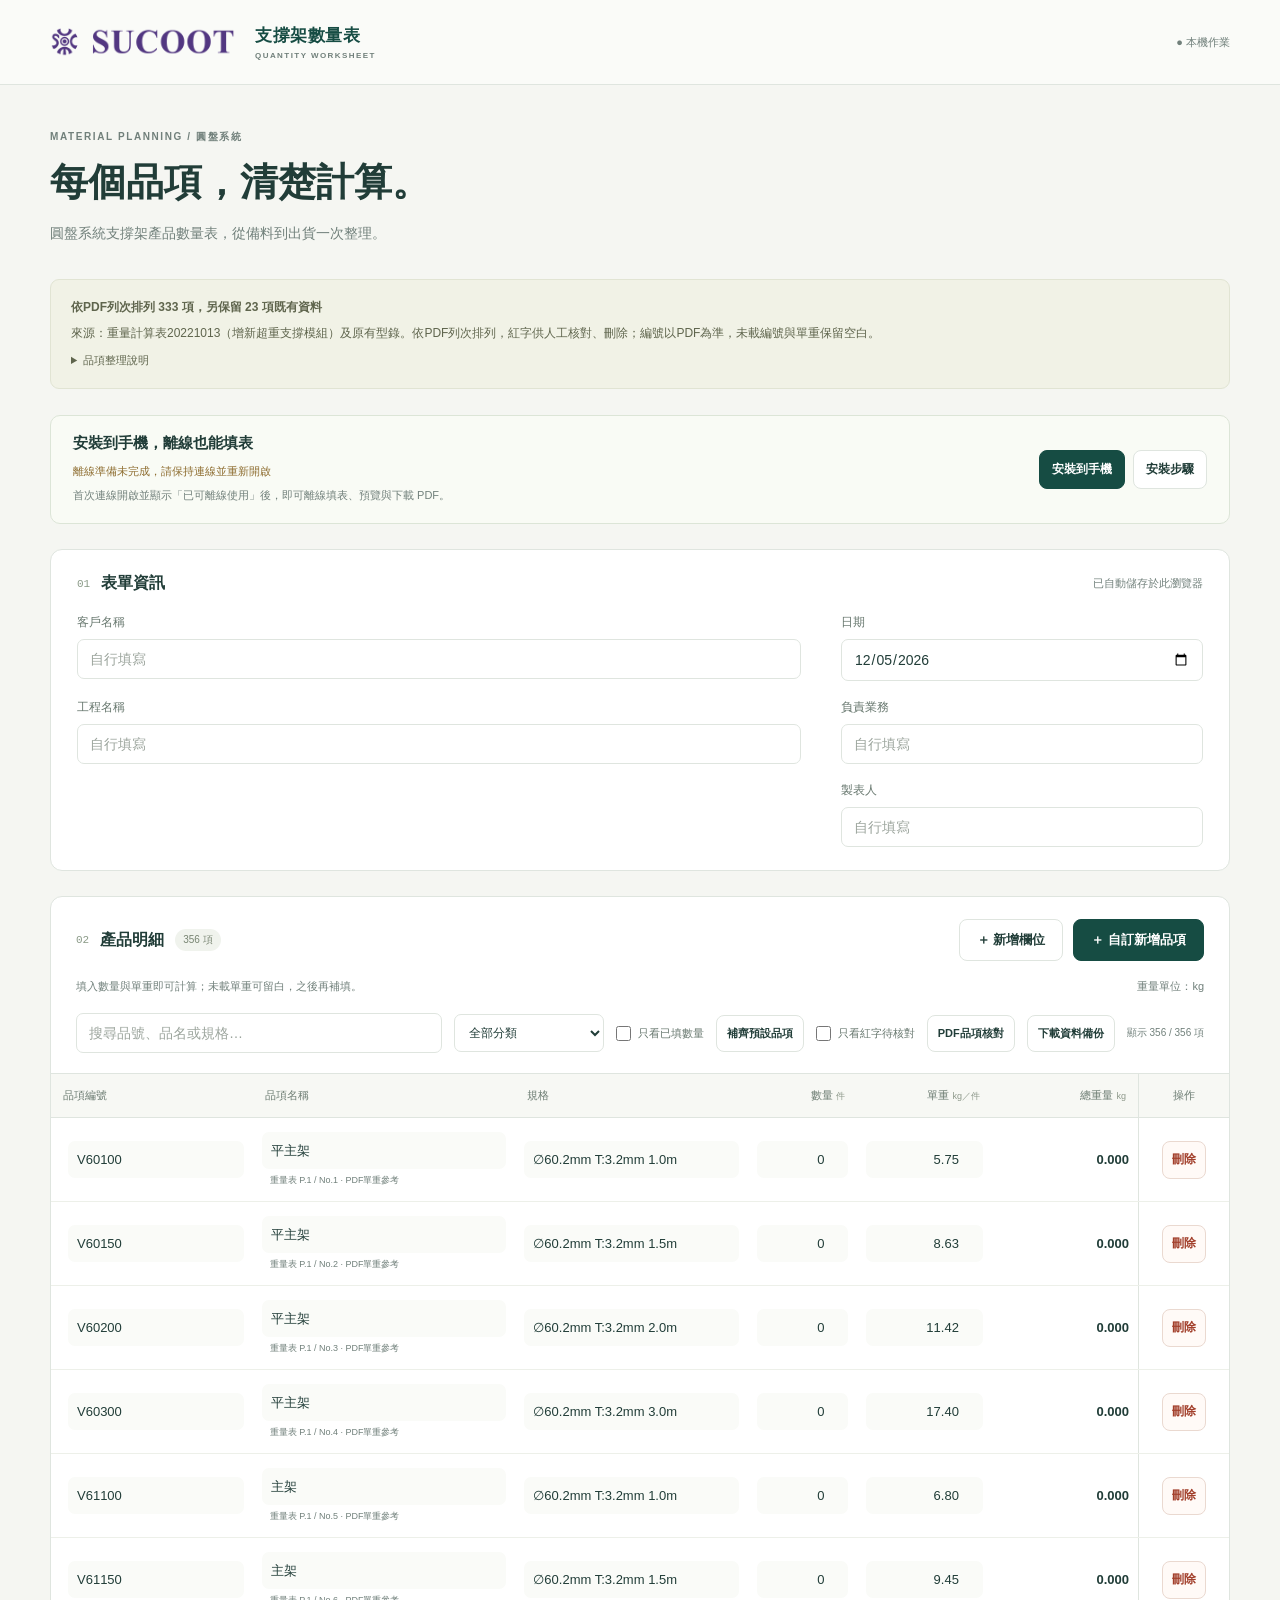
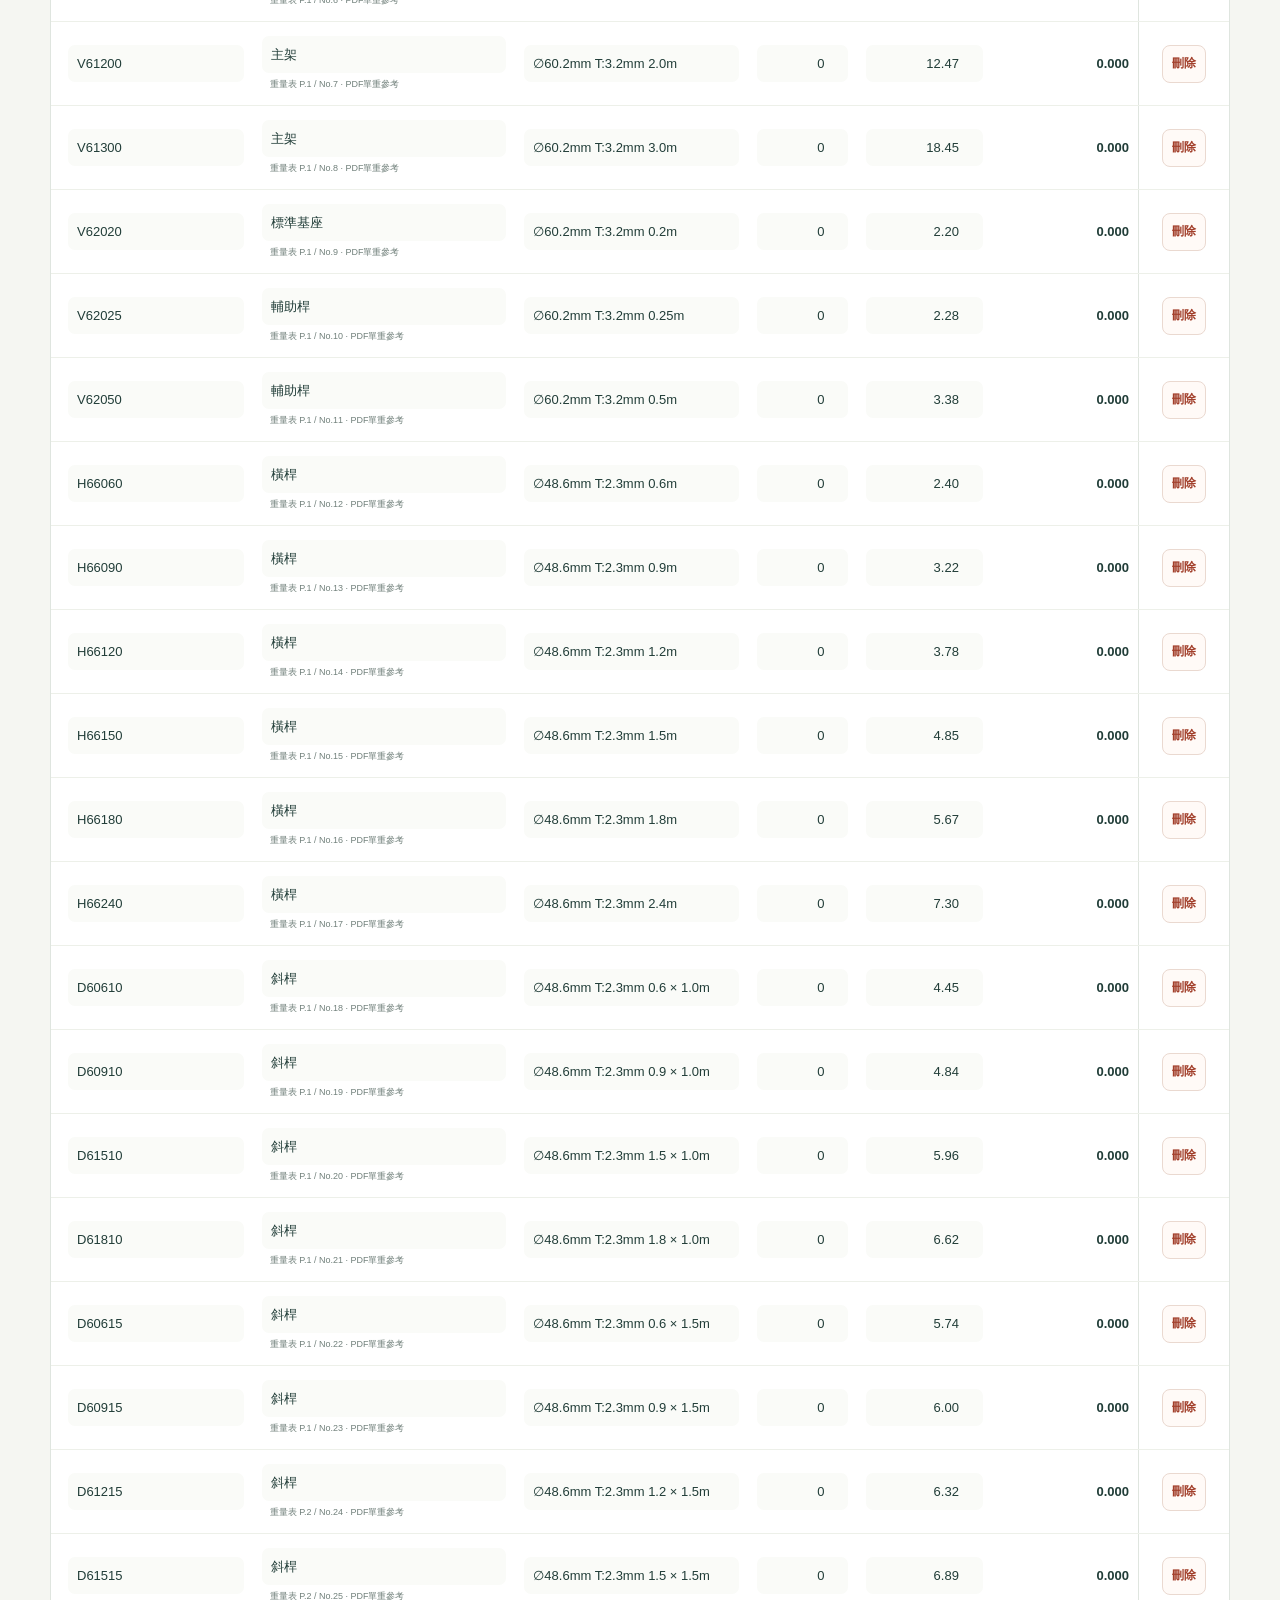
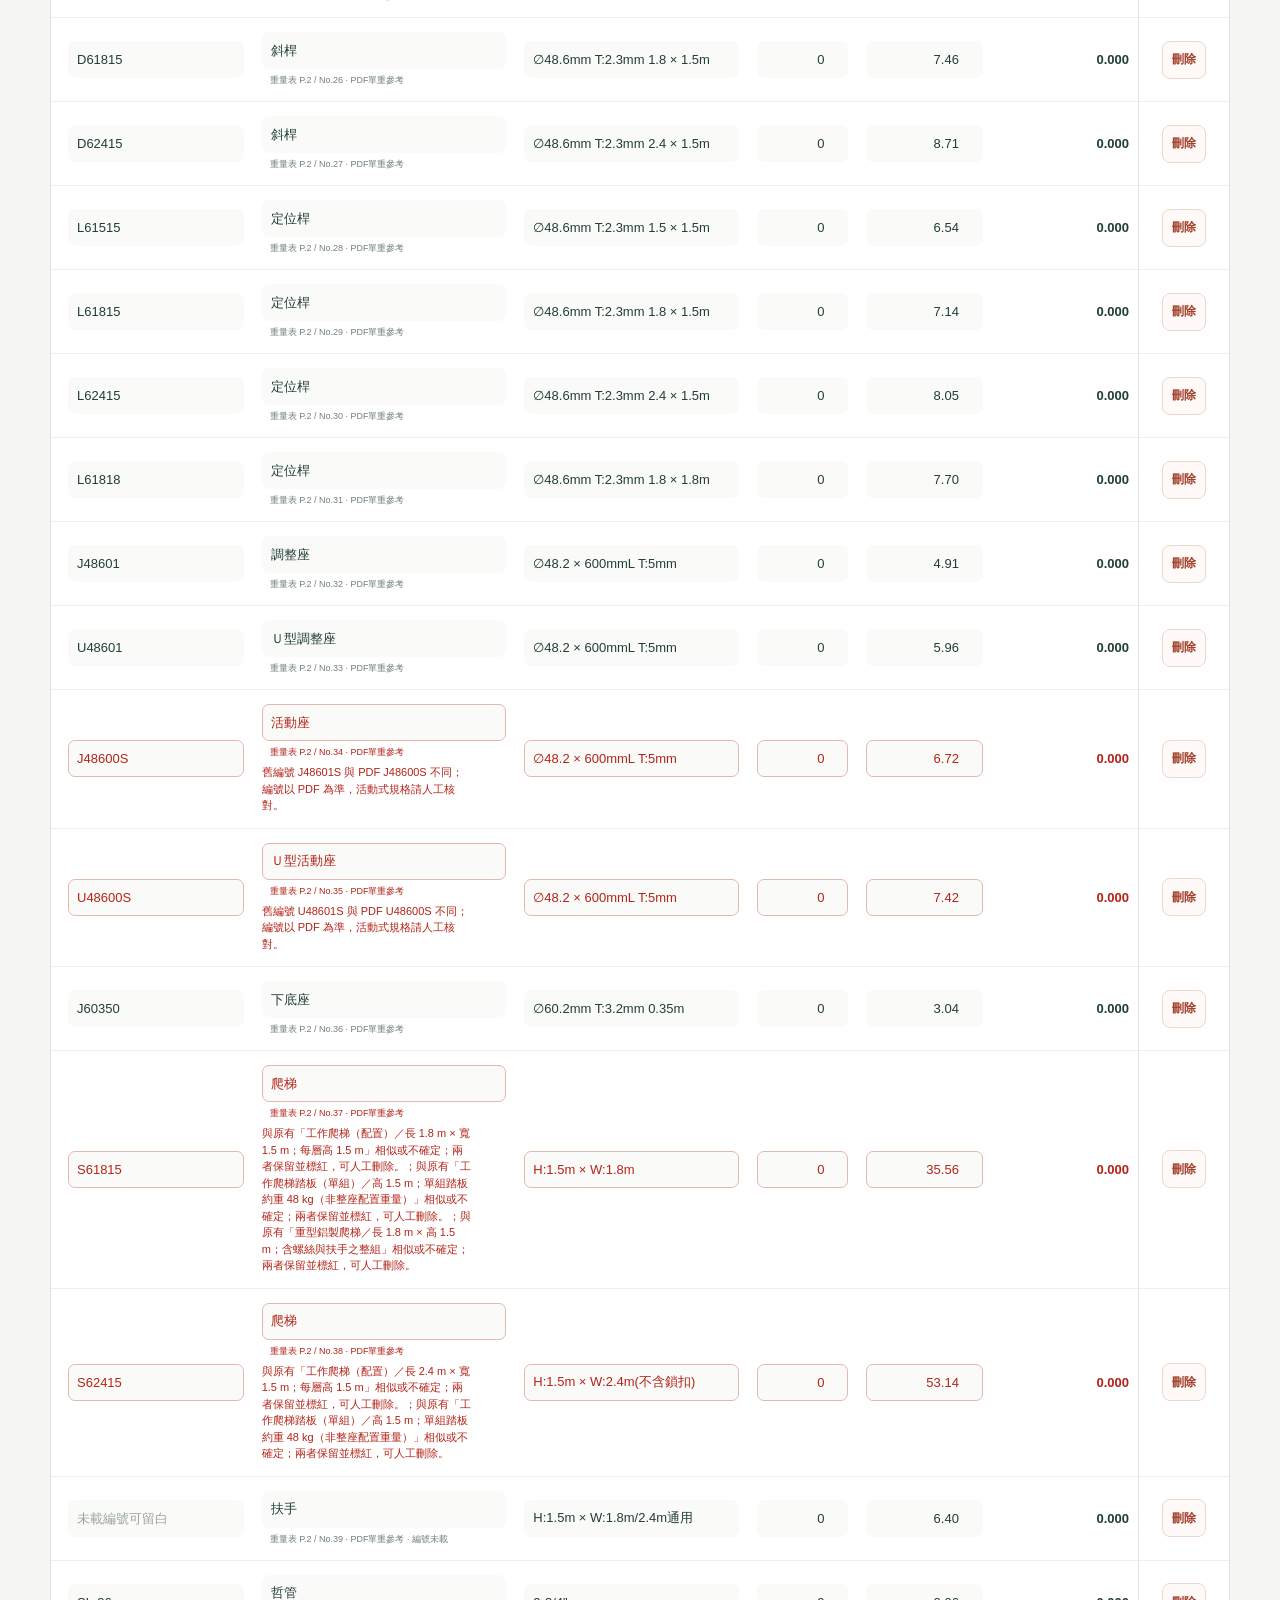
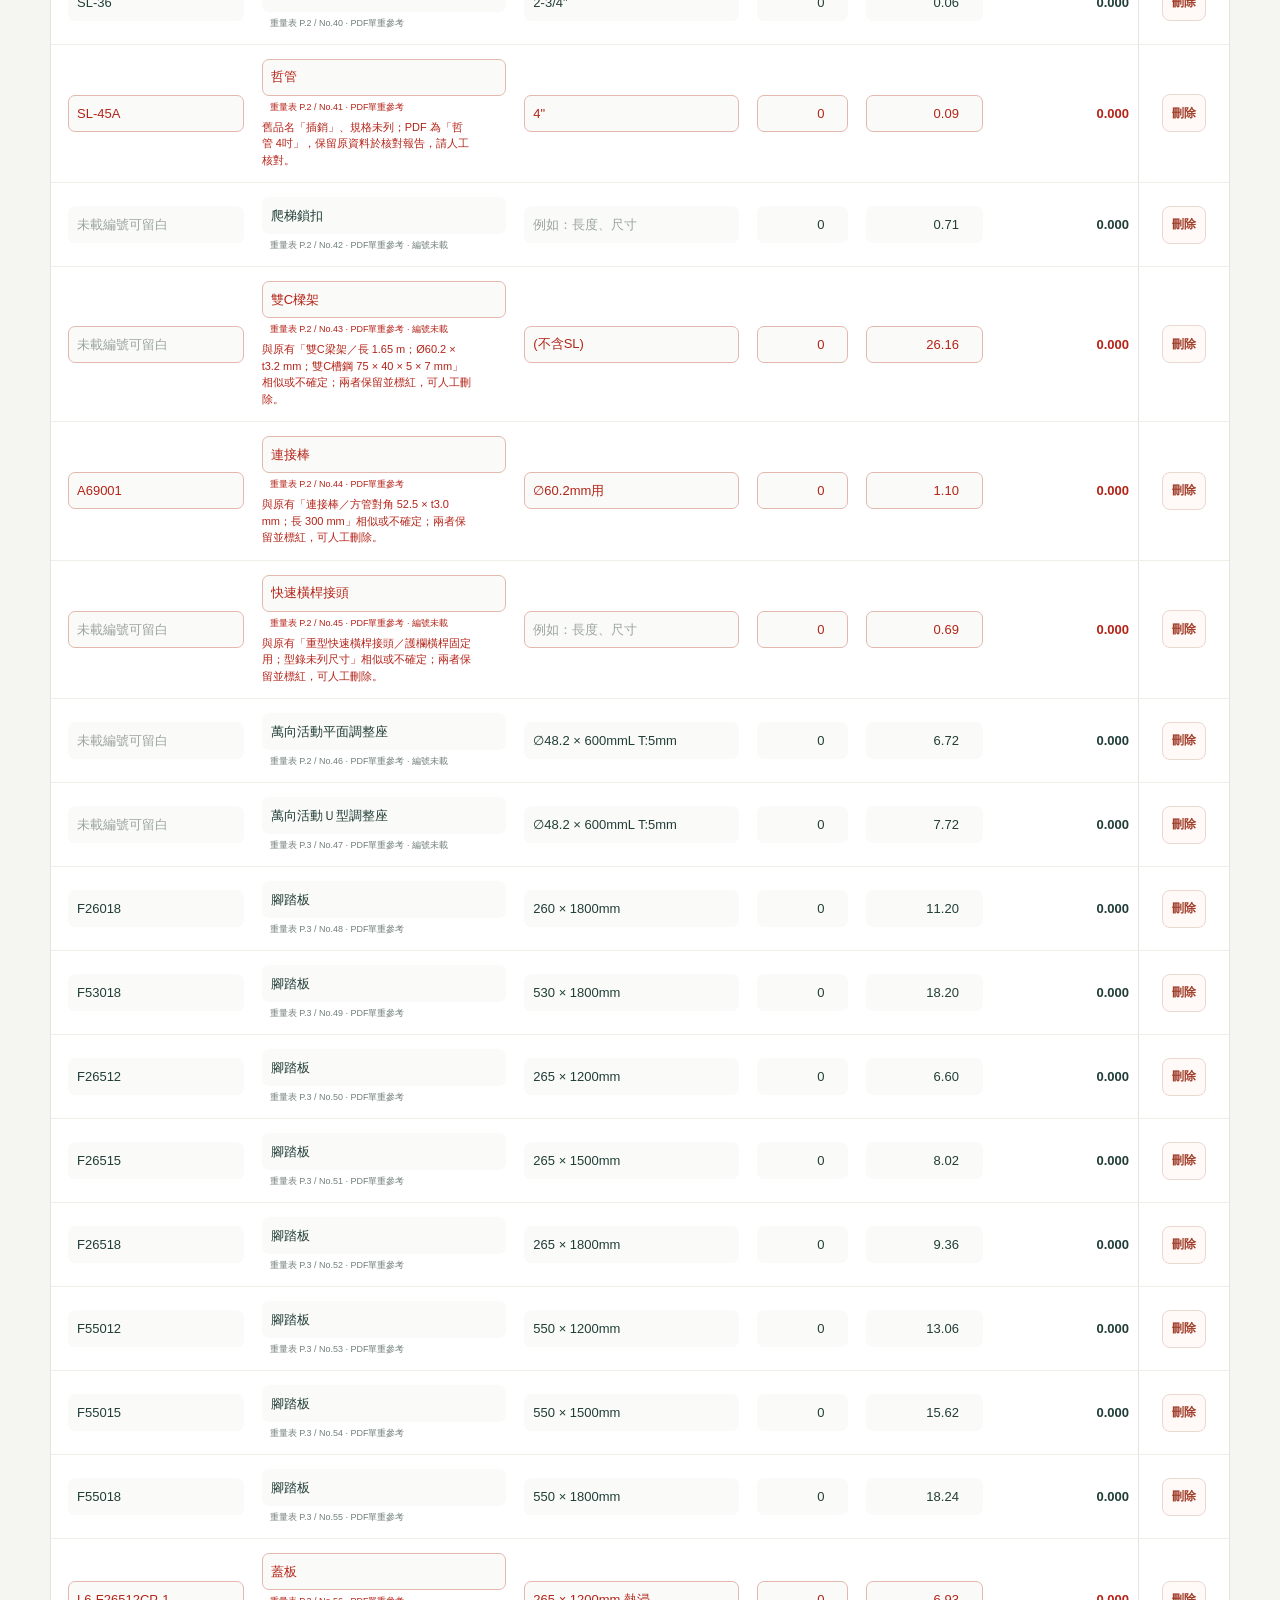
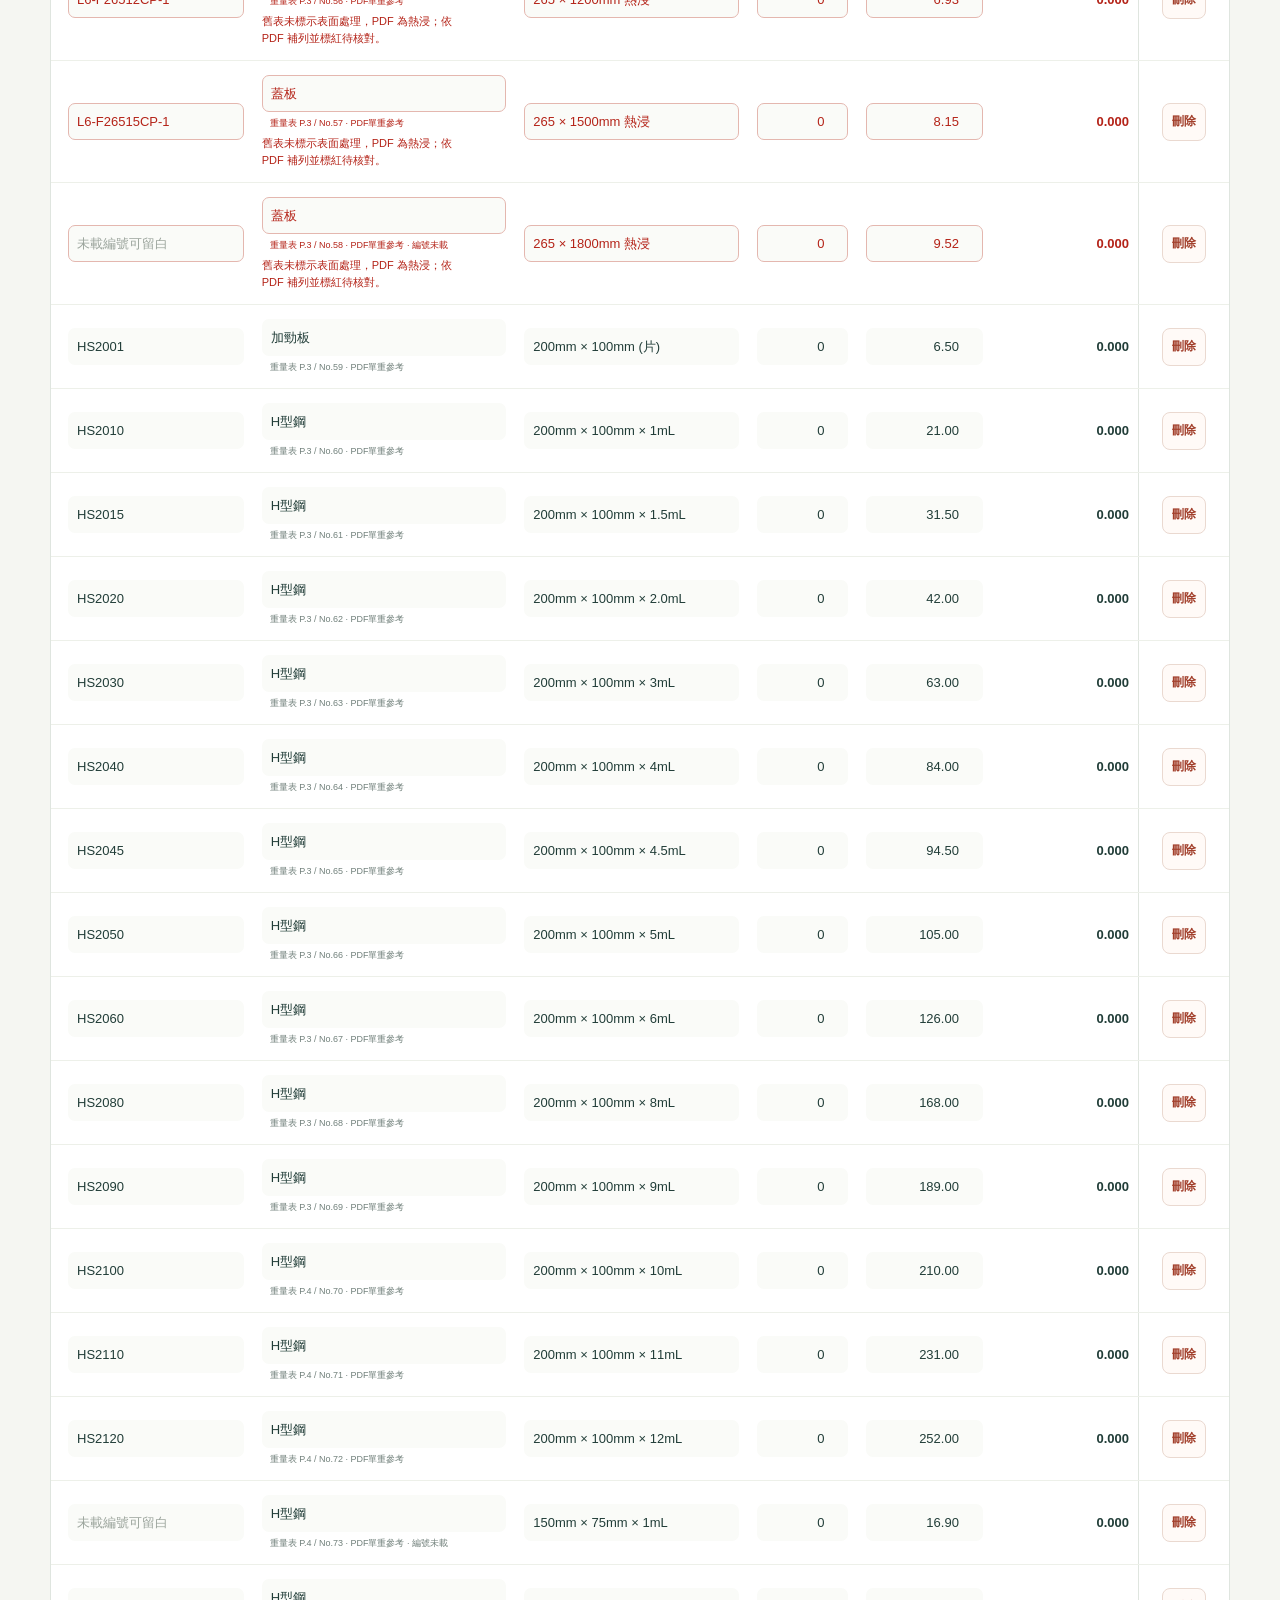
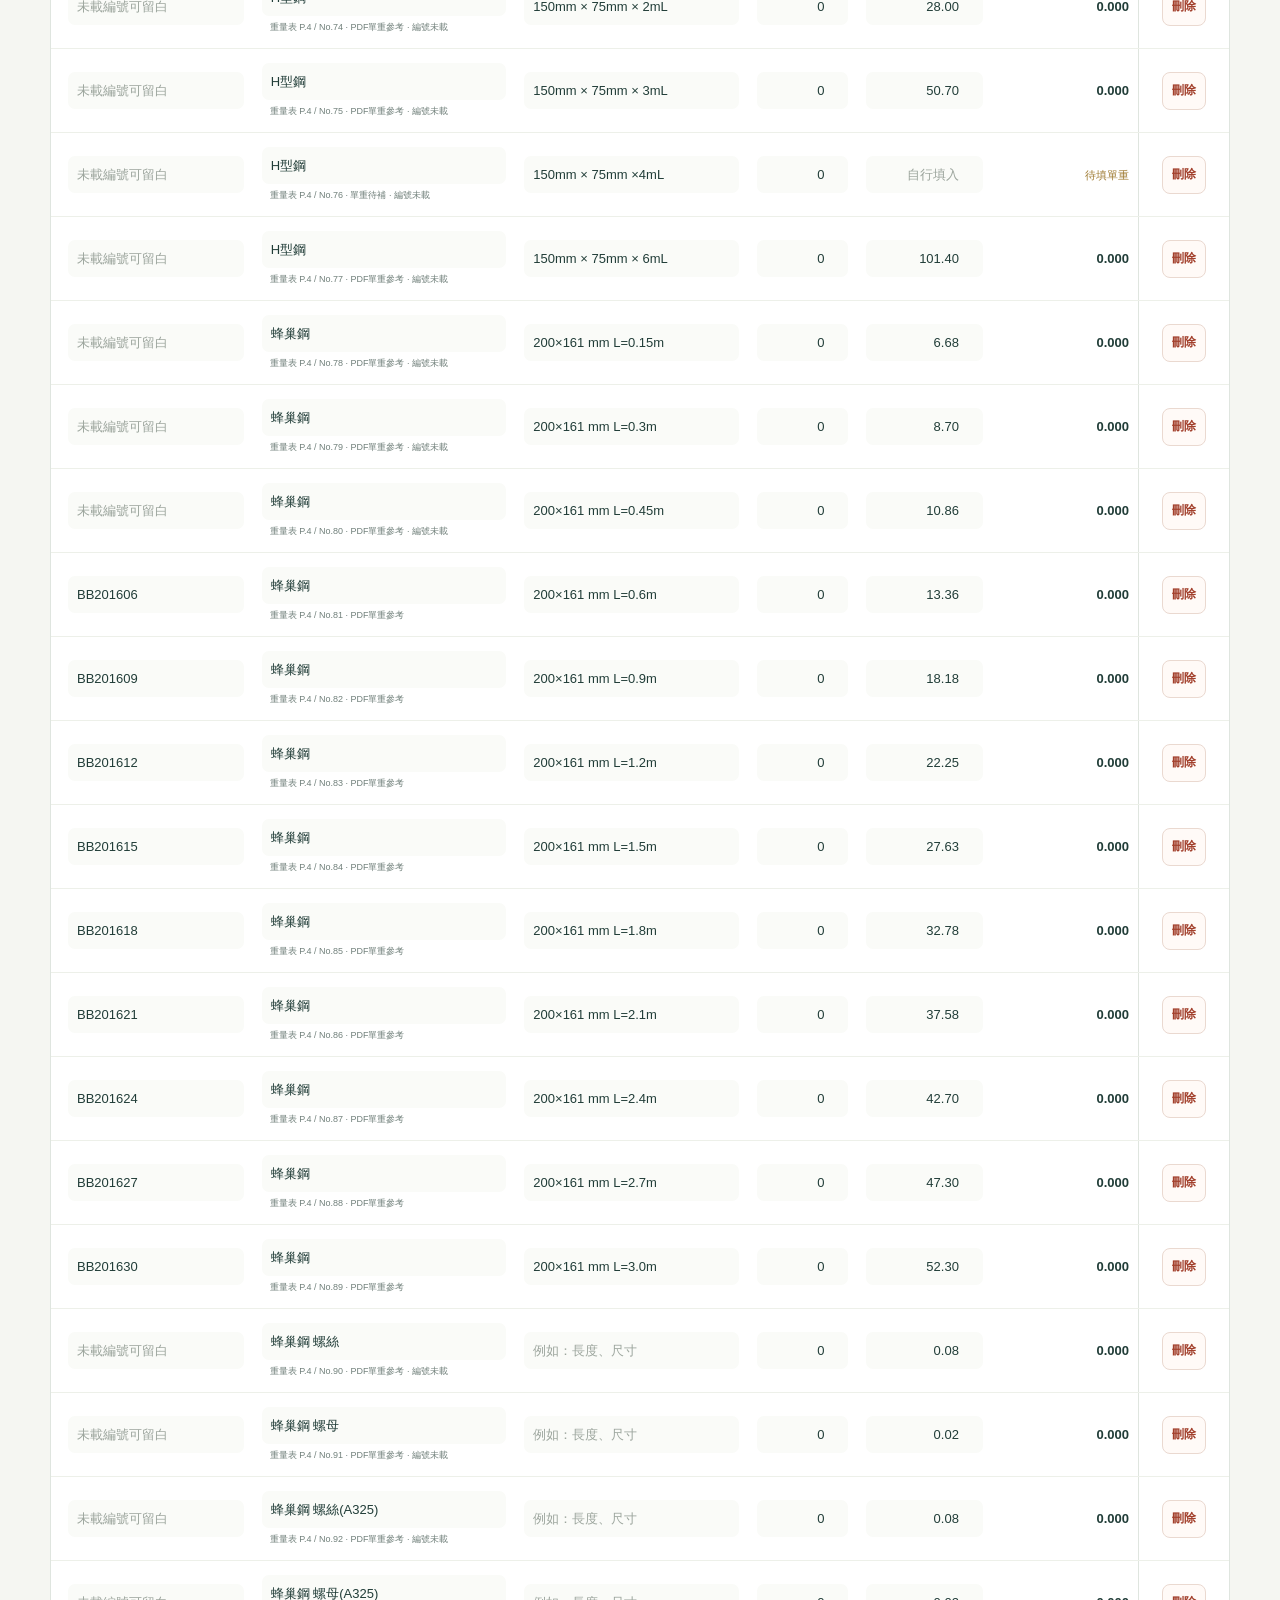
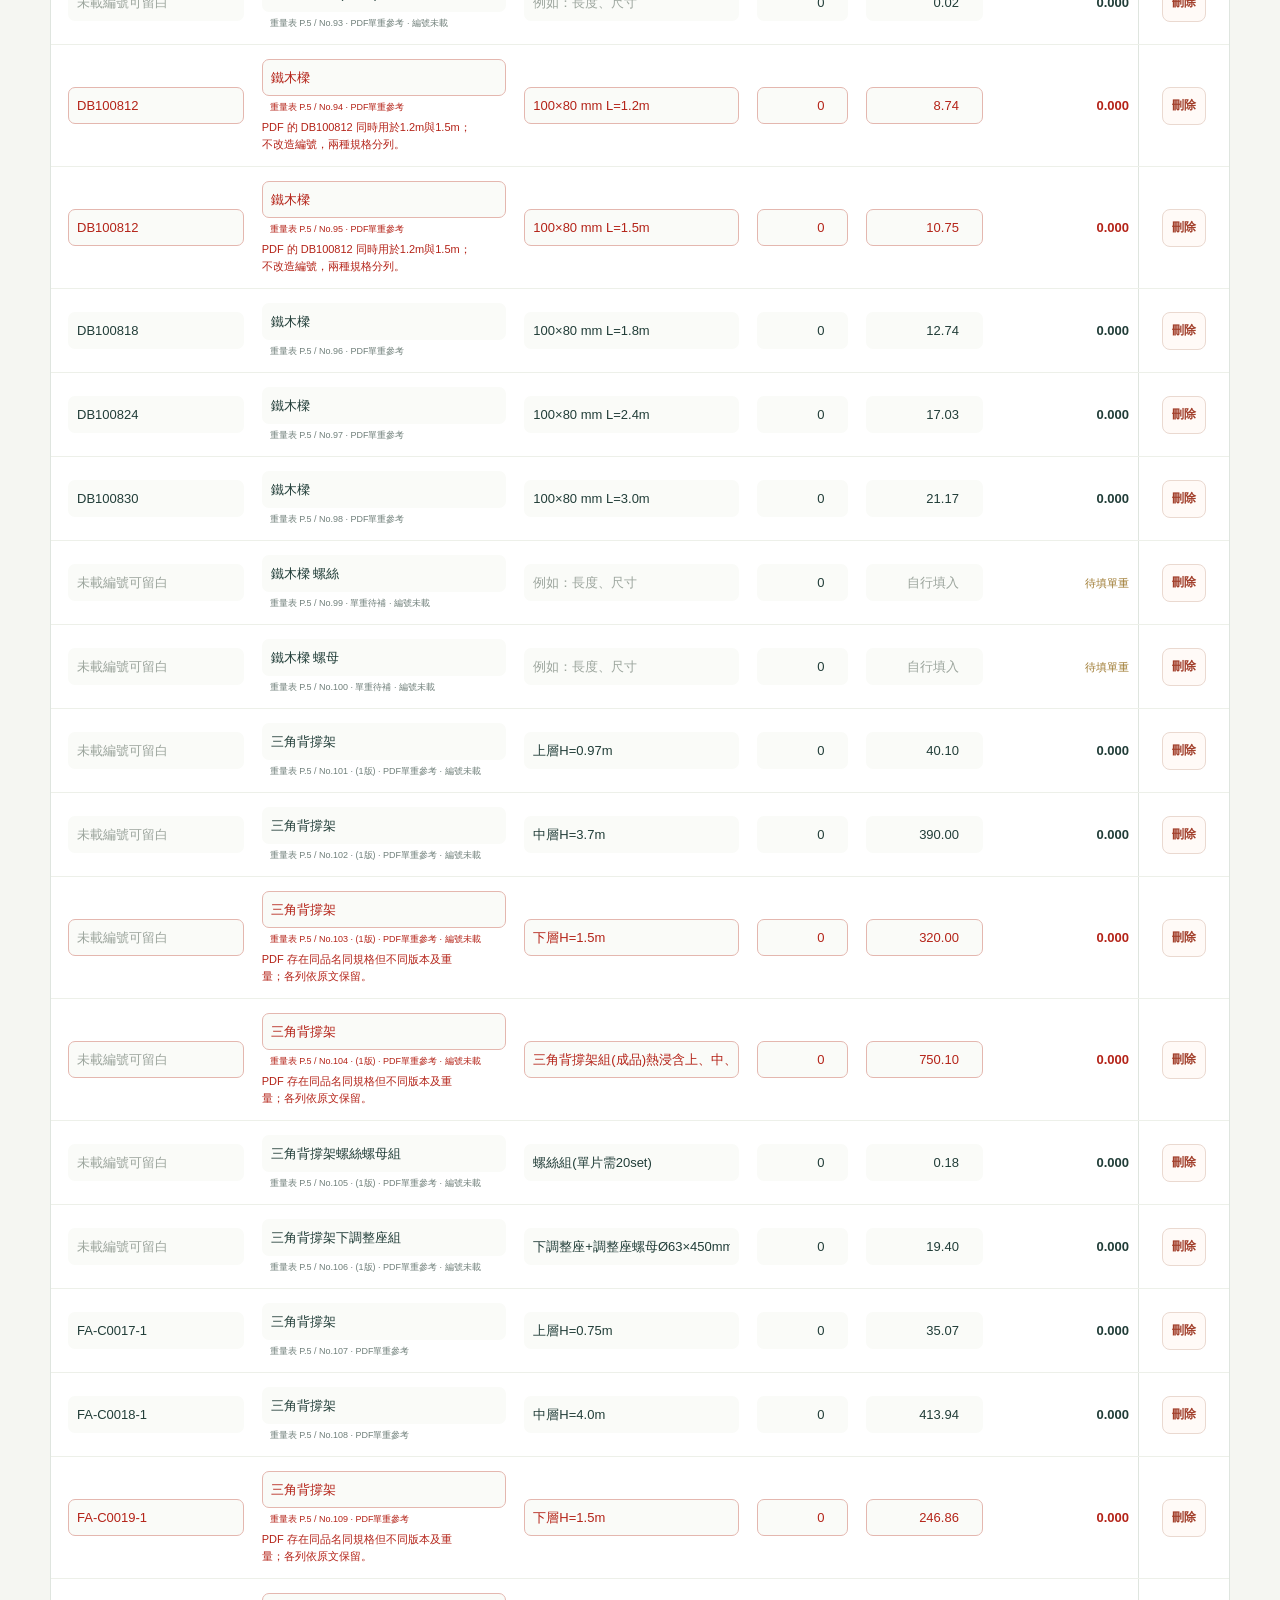
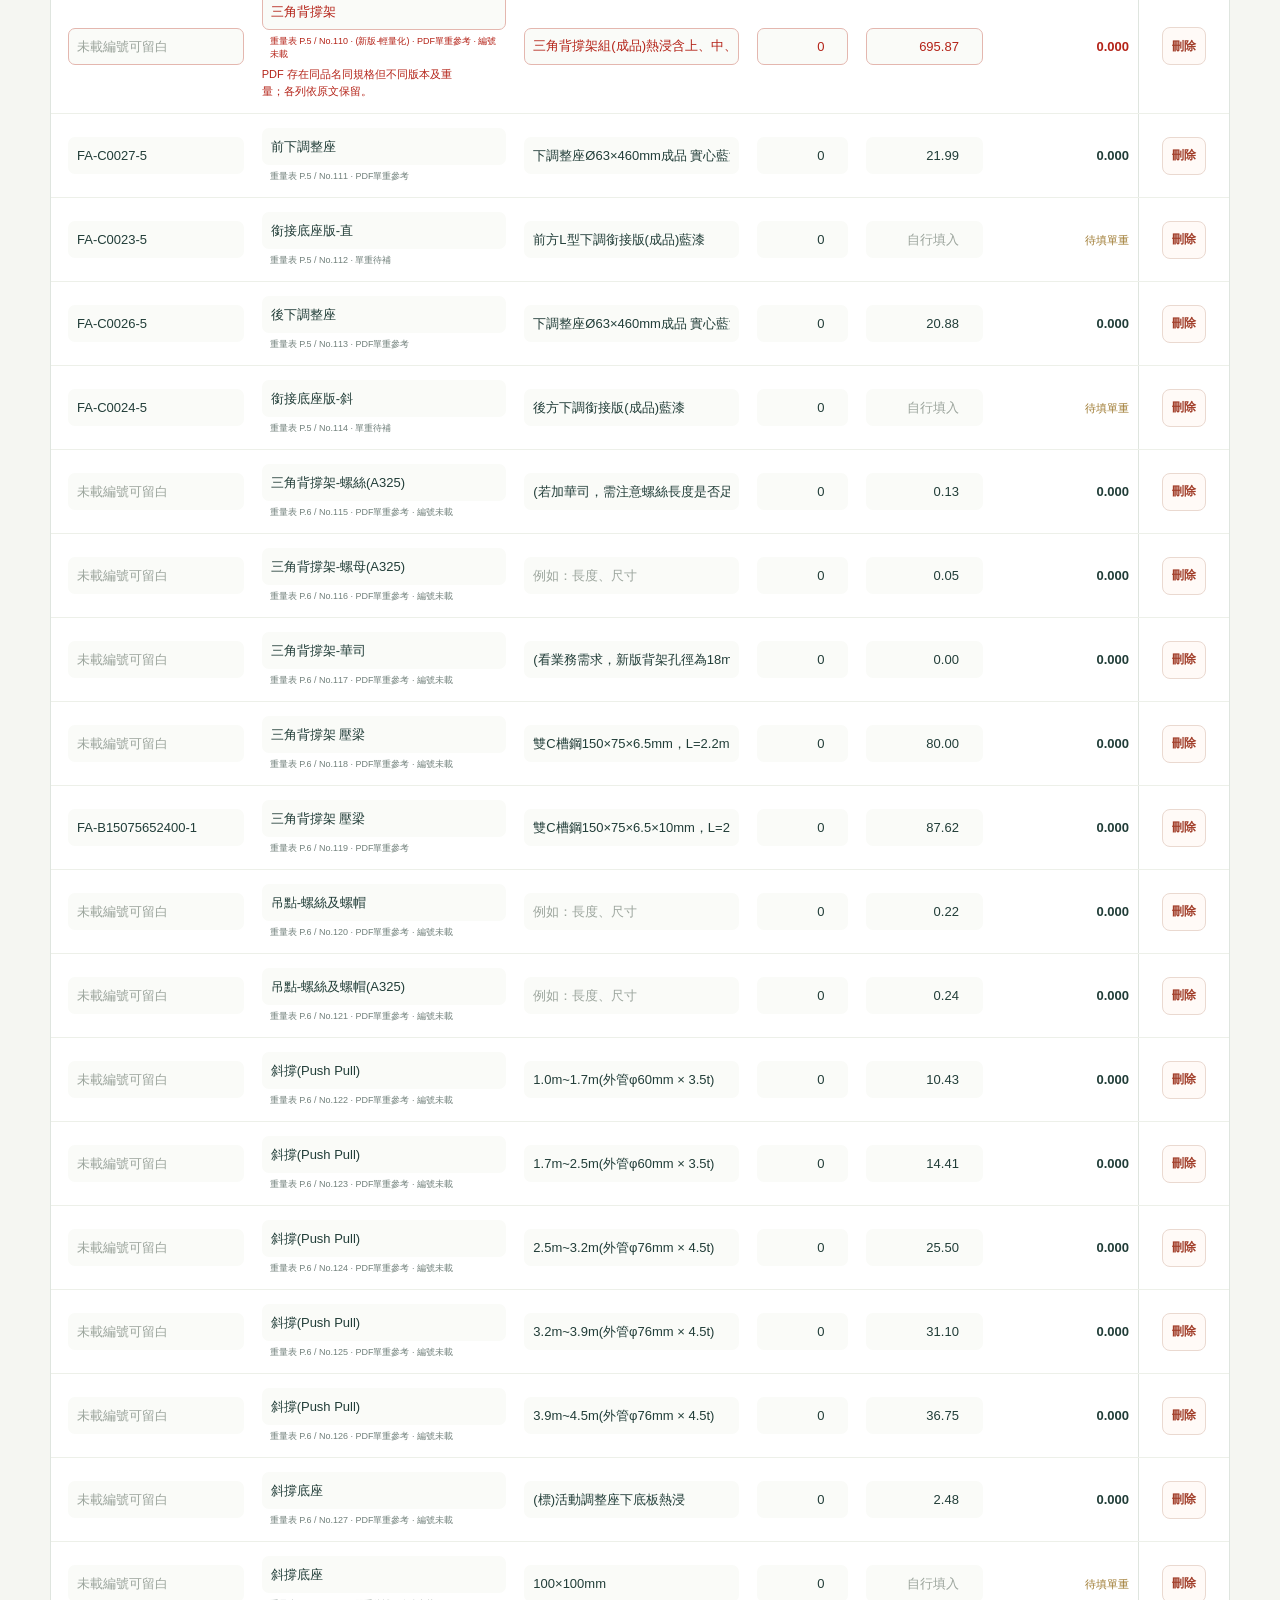
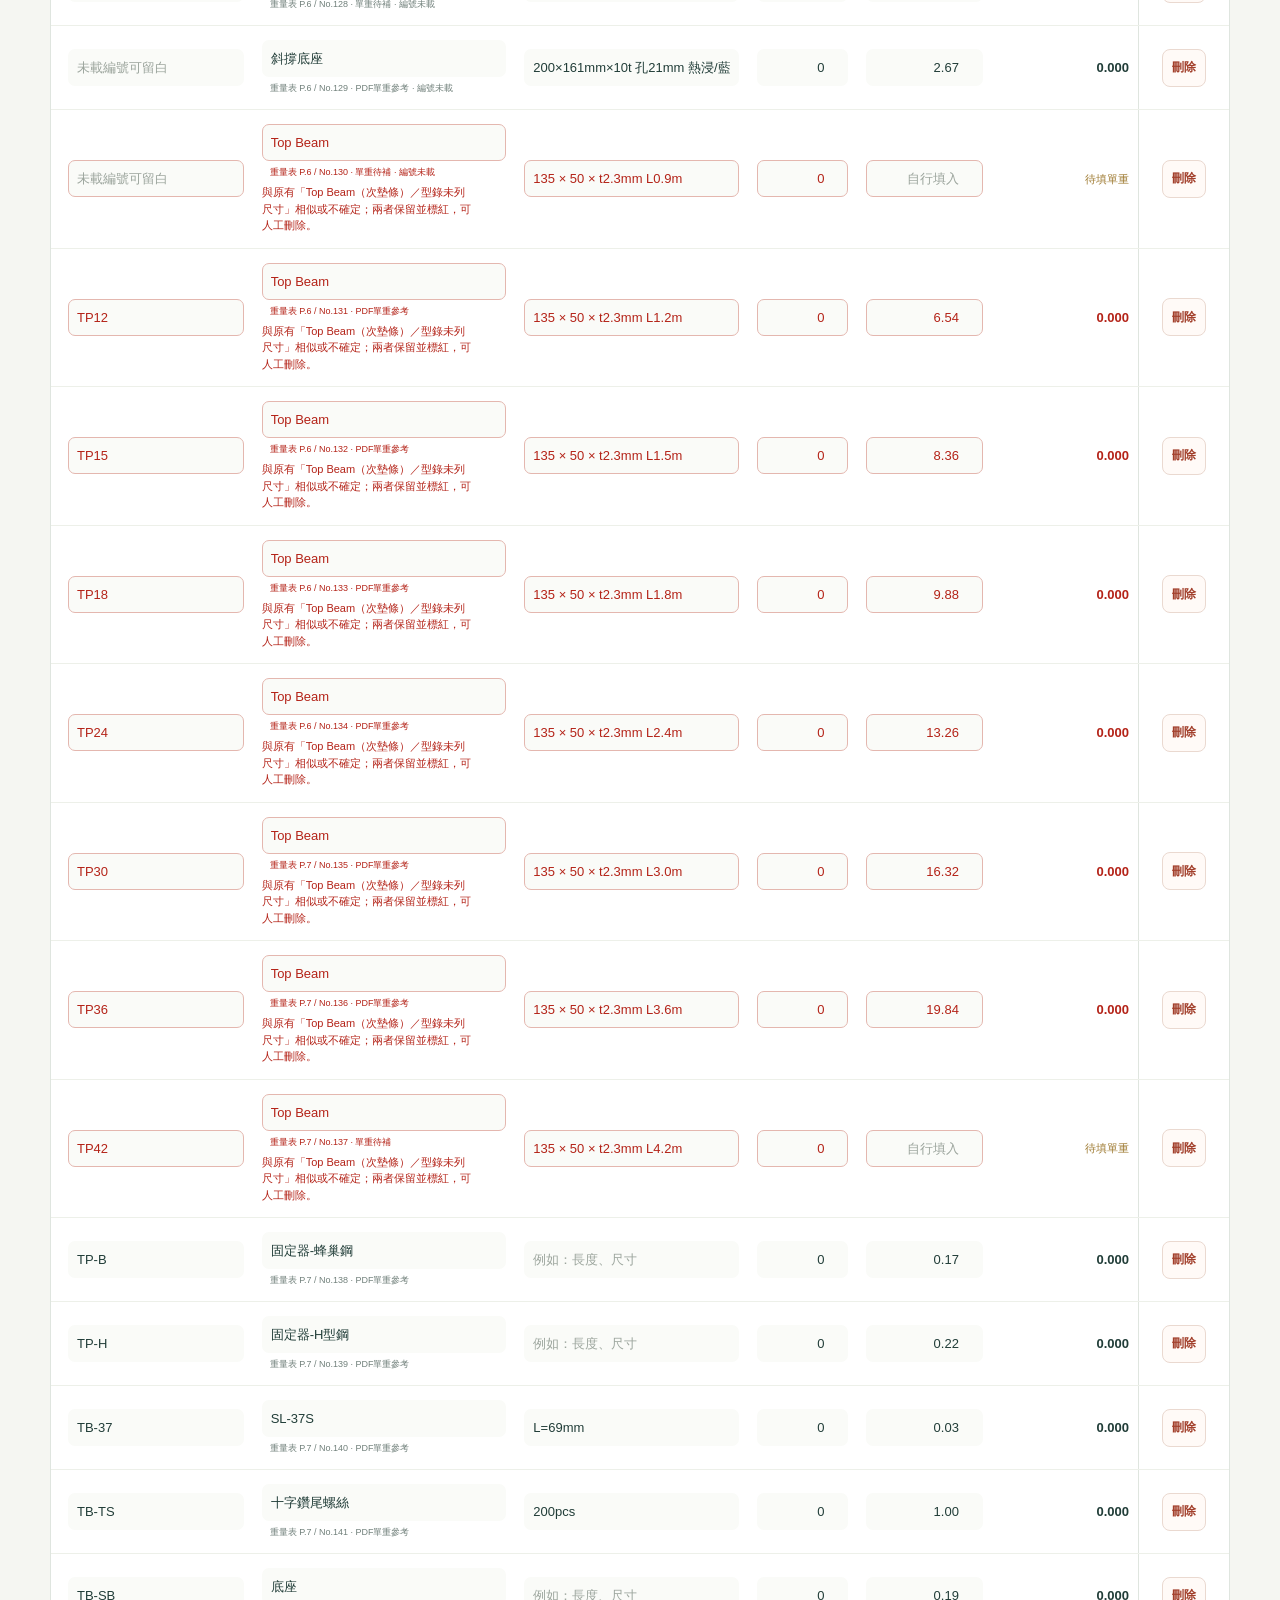
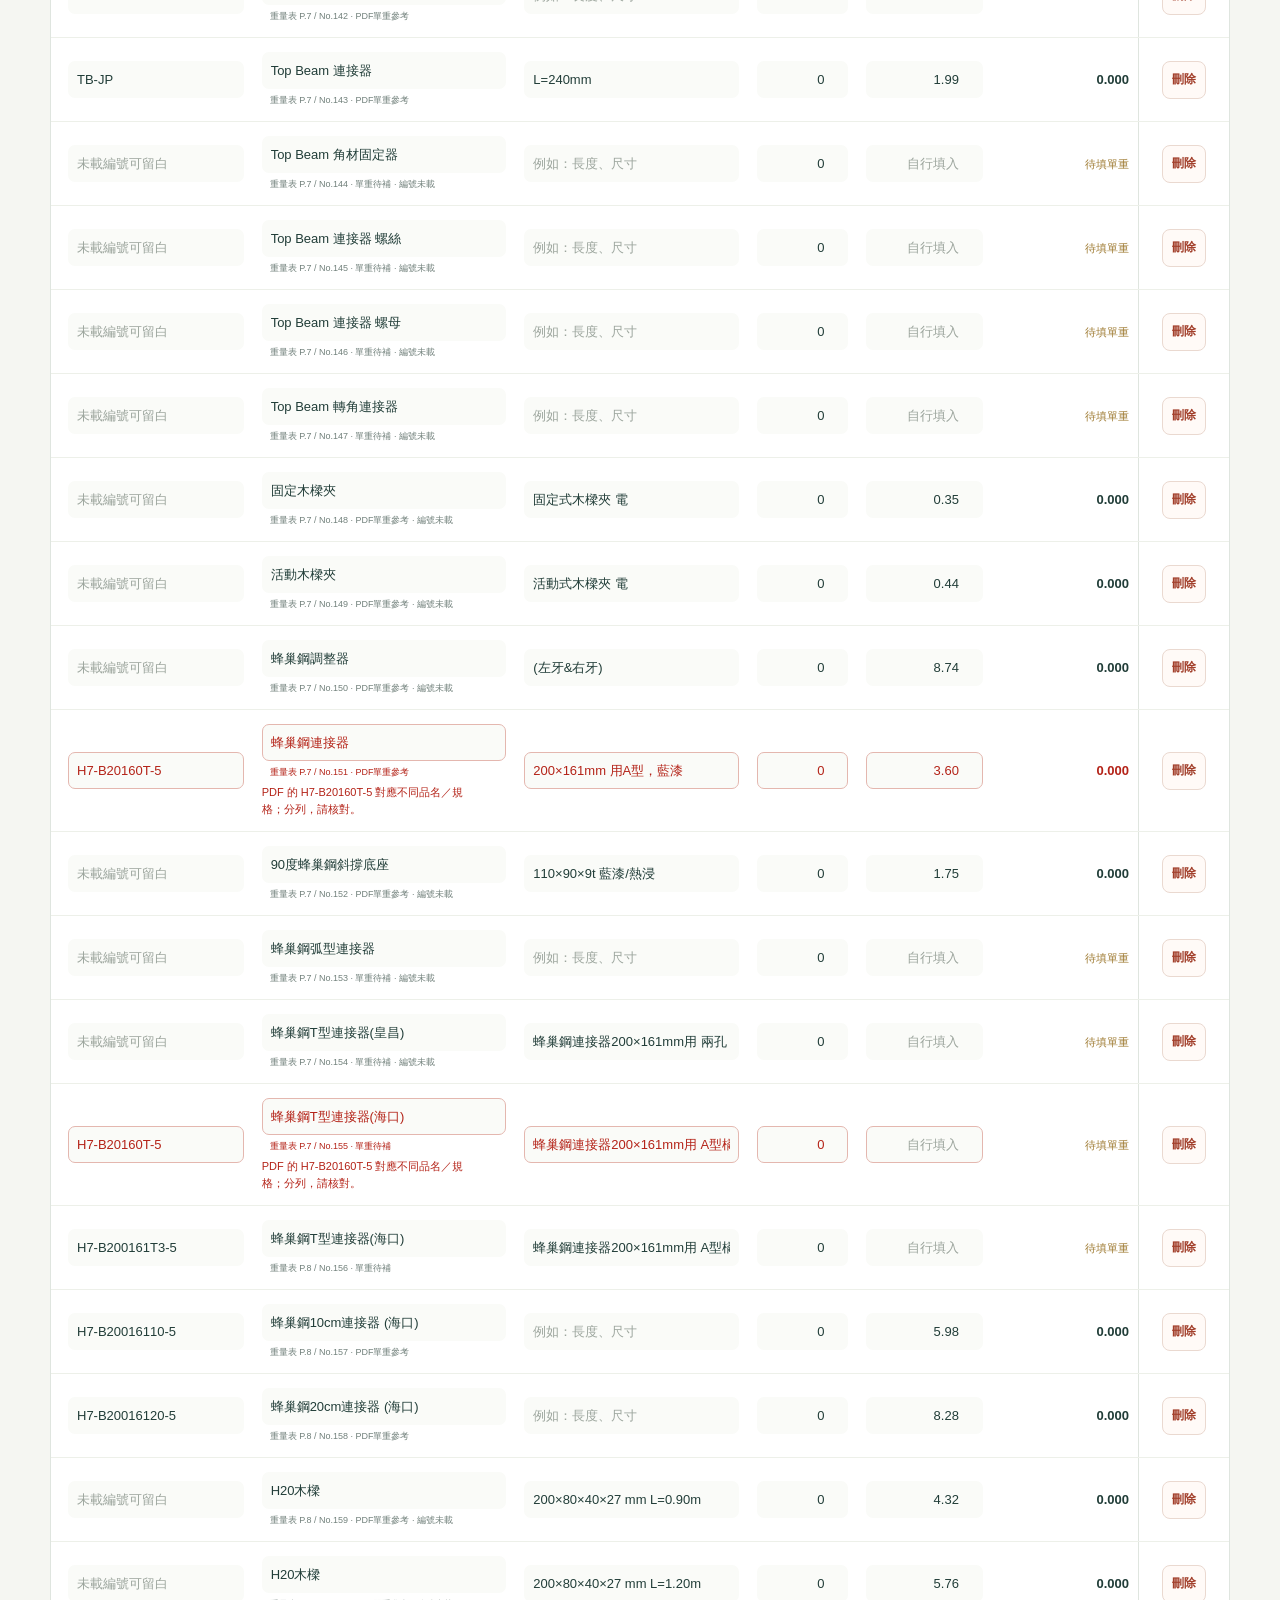
<file: index.html>
<!doctype html>
<html lang="zh-Hant" data-locked="true">
<head>
  <meta charset="utf-8"><meta name="viewport" content="width=device-width, initial-scale=1">
  <meta name="theme-color" content="#164c43"><title>圓盤系統支撐架｜產品數量表</title>
  <!-- PWA_START -->
  <link rel="manifest" href="manifest.webmanifest">
  <link rel="apple-touch-icon" href="assets/pwa/apple-touch-icon.png">
  <meta name="apple-mobile-web-app-capable" content="yes">
  <meta name="apple-mobile-web-app-title" content="實固數量表">
  <meta name="apple-mobile-web-app-status-bar-style" content="default">
  <script src="pwa.js" defer></script>
  <!-- PWA_END -->
  <link rel="stylesheet" href="styles.css">
  <script src="password-utils.js" defer></script><script src="access.js" defer></script>
  <script src="catalog.js" defer></script><script src="pdf.js" defer></script><script src="app.js" defer></script>
</head>
<body>
<header class="topbar"><a class="brand" href="./"><img id="companyLogo" src="assets/sucoot-logo.png" width="206" height="33" alt="SUCOOT 實固股份有限公司"><span>支撐架數量表<small>QUANTITY WORKSHEET</small></span></a><div class="access-actions"><span class="local-badge">● 本機作業</span><button id="lockWorksheet" type="button" hidden>鎖定</button></div></header>
<section id="authGate" class="auth-gate" role="dialog" aria-modal="true" aria-labelledby="authTitle"><div class="auth-card"><img src="assets/sucoot-logo.png" width="206" height="33" alt="SUCOOT 實固股份有限公司"><h1 id="authTitle">開啟數量表</h1><p id="accessStatus" role="status">正在讀取開啟設定…</p><form id="unlockForm"><label>共用開啟密碼<input id="openingPassword" type="password" maxlength="128" autocomplete="current-password" disabled required></label><p id="unlockError" role="alert"></p><button id="unlockButton" type="submit" class="primary" disabled>開啟數量表</button></form><small>忘記密碼請洽管理者。此功能為簡易防誤用限制，表單資料保存在本機。</small></div></section>
<main>
  <section class="intro"><p class="eyebrow">MATERIAL PLANNING / 圓盤系統</p><h1>每個品項，清楚計算。</h1><p>圓盤系統支撐架產品數量表，從備料到出貨一次整理。</p></section>
  <aside class="source-note"><strong id="catalogSummary">依 PDF 順序整理產品品項</strong><p>來源：重量計算表20221013（增新超重支撐模組）及原有型錄。依PDF列次排列，紅字供人工核對、刪除；編號以PDF為準，未載編號與單重保留空白。</p><details><summary>品項整理說明</summary><p>先列出PDF No.1–334的有效品項，No.300無產品識別資料留於核對報告。PDF未列的既有資料放在最後，不刪除原有數量、自訂欄位或人工單重。紅字可用「只看紅字待核對」集中檢查，手動刪除後不會因重新開啟而補回。</p></details></aside>
  <!-- PWA_START -->
  <section class="pwa-panel" aria-label="手機安裝與離線使用"><div><h2>安裝到手機，離線也能填表</h2><span id="pwaStatus" role="status" data-ready="false">正在準備離線使用…</span><p>首次連線開啟並顯示「已可離線使用」後，即可離線填表、預覽與下載 PDF。</p></div><div class="pwa-actions"><button id="installApp" class="primary" type="button">安裝到手機</button><button id="installHelp" type="button">安裝步驟</button><button id="updateApp" type="button" hidden>更新並重新開啟</button></div></section>
  <!-- PWA_END -->
  <section class="card project"><div class="section-label"><span>01</span><h2>表單資訊</h2><span id="saveState" role="status">自動儲存於此瀏覽器</span></div><div class="info-grid">
    <label>客戶名稱<input id="customer" maxlength="60" placeholder="自行填寫"></label><label>日期<input id="date" type="date"></label>
    <label>工程名稱<input id="project" maxlength="60" placeholder="自行填寫"></label><label>負責業務<input id="salesperson" maxlength="30" placeholder="自行填寫"></label>
    <label class="author-field">製表人<input id="author" maxlength="30" placeholder="自行填寫"></label>
  </div></section>
  <section class="card worksheet" aria-labelledby="tableTitle"><div class="table-toolbar"><div class="section-label"><span>02</span><h2 id="tableTitle">產品明細</h2><span id="rowCount" class="count-pill"></span></div><div class="table-actions"><button id="addColumn">＋ 新增欄位</button><button id="addRow" class="primary">＋ 自訂新增品項</button></div></div>
    <div id="columnManager" class="column-manager" hidden><strong>自訂欄位</strong><div id="columnList"></div><small>按「刪除欄位」可移除；誤刪後可按提示中的「復原」。</small></div>
    <div class="table-help">填入數量與單重即可計算；未載單重可留白，之後再補填。<span>重量單位：kg</span></div>
    <div class="catalog-tools"><label class="search-label"><span class="sr-only">搜尋品項</span><input id="search" type="search" placeholder="搜尋品號、品名或規格…"></label><label><span class="sr-only">分類</span><select id="category"><option value="">全部分類</option></select></label><label class="selected-toggle"><input id="onlySelected" type="checkbox">只看已填數量</label><button id="restoreCatalog">補齊預設品項</button><label class="selected-toggle"><input id="onlyReview" type="checkbox">只看紅字待核對</label><button id="auditPdf">PDF品項核對</button><button id="backup">下載資料備份</button><span id="filterCount"></span></div>
    <div class="table-scroll"><table class="editor-table"><thead><tr><th scope="col">品項編號</th><th scope="col">品項名稱</th><th scope="col">規格</th><th scope="col" class="number">數量 <small>件</small></th><th scope="col" class="number">單重 <small>kg／件</small></th><th scope="col" class="number">總重量 <small>kg</small></th><th scope="col">操作</th></tr></thead><tbody id="rows"></tbody></table></div>
    <p id="noResults" class="empty" hidden>沒有符合條件的品項，請調整搜尋或分類。</p><div id="empty" class="empty" hidden><h3>開始整理備料清單</h3><p>可新增自己的品項，或按「補齊預設品項」載入型錄清單。</p><button id="emptyAdd">＋ 新增第一個品項</button></div>
    <div id="tableTotal" class="table-total"><span>總重量<small id="weightStatus"></small></span><strong id="tableWeight">0.000 kg</strong></div><p id="validation" role="alert" hidden></p>
  </section>
  <section class="bottom-grid"><label>備註<textarea id="notes" rows="4" maxlength="500" placeholder="例如：交貨地點、需求日期或其他備料說明"></textarea></label><div class="export-panel"><p class="eyebrow">READY TO SHARE</p><h2>整理完成，即可出單。</h2><p>僅輸出數量大於 0 的品項，與畫面使用相同的重量計算。</p><div class="export-buttons"><button id="preview" disabled>預覽 PDF</button><button id="print" disabled>列印表單</button><button id="pdf" class="primary" disabled>下載 PDF ↓</button></div><small id="exportHint"></small></div></section>
  <footer><span>圓盤系統支撐架 · 產品數量表</span><span>資料僅存於此瀏覽器；清除瀏覽器資料將移除表單。</span></footer>
</main>
<!-- PWA_START -->
<dialog id="installDialog" aria-labelledby="installTitle"><h2 id="installTitle">安裝到手機</h2><ol><li><strong>Android：</strong>用 Chrome 開啟網站，按「安裝到手機」；也可從瀏覽器選單選「安裝應用程式」或「新增至主畫面」。</li><li><strong>iPhone／iPad：</strong>用 Safari 開啟網站，按「分享」→「加入主畫面」→「新增」。</li><li>從主畫面開啟 App，先連線一次，等顯示「已可離線使用」後即可離線使用。</li></ol><p>資料保存在這個裝置。既有瀏覽器資料與主畫面 App 不一定共用；可先下載資料備份。列印仍由手機的列印功能處理。</p><div class="dialog-actions"><button id="closeInstall" class="primary" type="button">知道了</button></div></dialog>
<!-- PWA_END -->
<dialog id="columnDialog" aria-labelledby="columnTitle"><form id="columnForm"><h2 id="columnTitle">新增自訂欄位</h2><p>例如：備註、使用位置、批號。最多新增 6 個文字欄位，會同步儲存及輸出至 PDF、列印版。</p><label>欄位名稱<input id="columnName" maxlength="20" placeholder="例如：使用位置" autocomplete="off"></label><p id="columnError" role="alert"></p><div class="dialog-actions"><button id="cancelColumn" type="button">取消</button><button class="primary" type="submit">新增欄位</button></div></form></dialog>
<dialog id="pdfPreview" aria-labelledby="previewTitle"><div class="preview-toolbar"><div><h2 id="previewTitle">PDF 預覽</h2><p id="previewStatus" role="status"></p></div><div class="preview-controls"><label>縮放<select id="previewZoom"><option value="fit">符合寬度</option><option value="100">100%</option><option value="150">150%</option></select></label><button id="closePreview" type="button">關閉</button></div></div><div id="previewPages" aria-busy="false"></div><div class="preview-footer"><span>預覽與下載 PDF 使用相同頁面；每頁重複抬頭資訊。</span><div><button id="backToEdit" type="button">返回編輯</button><button id="previewDownload" type="button" class="primary" disabled>下載此 PDF</button></div></div></dialog>
<dialog id="pdfAudit" aria-labelledby="auditTitle"><div class="preview-toolbar"><div><h2 id="auditTitle">PDF品項核對與紅字差異</h2><p id="auditSummary"></p></div><button id="closeAudit" type="button">關閉</button></div><div class="audit-controls"><label>來源列次<select id="auditFilter"><option value="review">只看差異</option><option value="">全部334列</option><option value="added">新增品項</option><option value="duplicate">合併品項</option><option value="missing">缺編號／單重</option></select></label><button id="auditCsv">下載全部核對CSV</button></div><div class="audit-scroll"><table class="audit-table"><thead><tr><th>頁／No.</th><th>PDF編號原文</th><th>品名</th><th>規格</th><th>單重</th><th>處理</th><th>既有值</th><th>差異</th></tr></thead><tbody id="auditRows"></tbody></table><h3>目前表單的紅字項目</h3><table class="audit-table"><thead><tr><th>編號</th><th>品名</th><th>規格</th><th>目前單重</th><th>差異</th></tr></thead><tbody id="auditLocal"></tbody></table></div></dialog>
<style id="printPageStyle" media="print"></style><div id="printArea"></div><div id="toast" role="status" hidden></div>
</body></html>
</file>
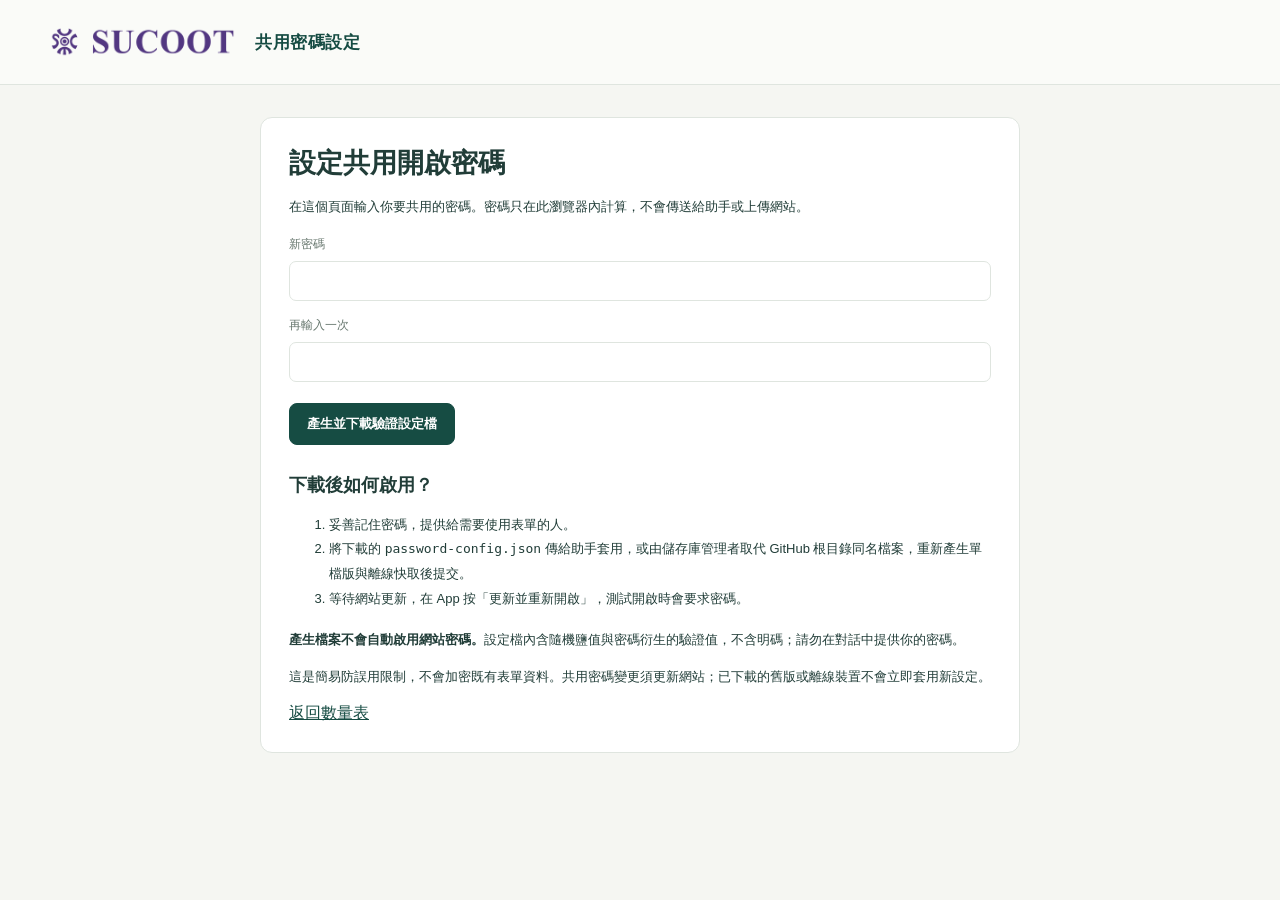
<file: password-setup.html>
<!doctype html>
<html lang="zh-Hant"><head><meta charset="utf-8"><meta name="viewport" content="width=device-width, initial-scale=1"><meta name="theme-color" content="#164c43"><title>設定共用開啟密碼｜實固數量表</title><link rel="stylesheet" href="styles.css"><script src="password-utils.js" defer></script><script src="password-setup.js" defer></script></head>
<body><header class="topbar"><a class="brand" href="./"><img src="assets/sucoot-logo.png" width="206" height="33" alt="SUCOOT 實固股份有限公司"><span>共用密碼設定</span></a></header>
<main class="password-setup"><section class="card"><h1>設定共用開啟密碼</h1><p>在這個頁面輸入你要共用的密碼。密碼只在此瀏覽器內計算，不會傳送給助手或上傳網站。</p><form id="setupPasswordForm"><label>新密碼<input id="newPassword" type="password" minlength="8" maxlength="128" autocomplete="new-password" required></label><label>再輸入一次<input id="confirmPassword" type="password" minlength="8" maxlength="128" autocomplete="new-password" required></label><p id="setupError" role="alert"></p><button id="generatePasswordConfig" type="submit" class="primary">產生並下載驗證設定檔</button></form><p id="setupStatus" role="status"></p>
<h2>下載後如何啟用？</h2><ol><li>妥善記住密碼，提供給需要使用表單的人。</li><li>將下載的 <code>password-config.json</code> 傳給助手套用，或由儲存庫管理者取代 GitHub 根目錄同名檔案，重新產生單檔版與離線快取後提交。</li><li>等待網站更新，在 App 按「更新並重新開啟」，測試開啟時會要求密碼。</li></ol><p><strong>產生檔案不會自動啟用網站密碼。</strong>設定檔內含隨機鹽值與密碼衍生的驗證值，不含明碼；請勿在對話中提供你的密碼。</p><p>這是簡易防誤用限制，不會加密既有表單資料。共用密碼變更須更新網站；已下載的舊版或離線裝置不會立即套用新設定。</p><a href="./">返回數量表</a></section></main></body></html>
</file>
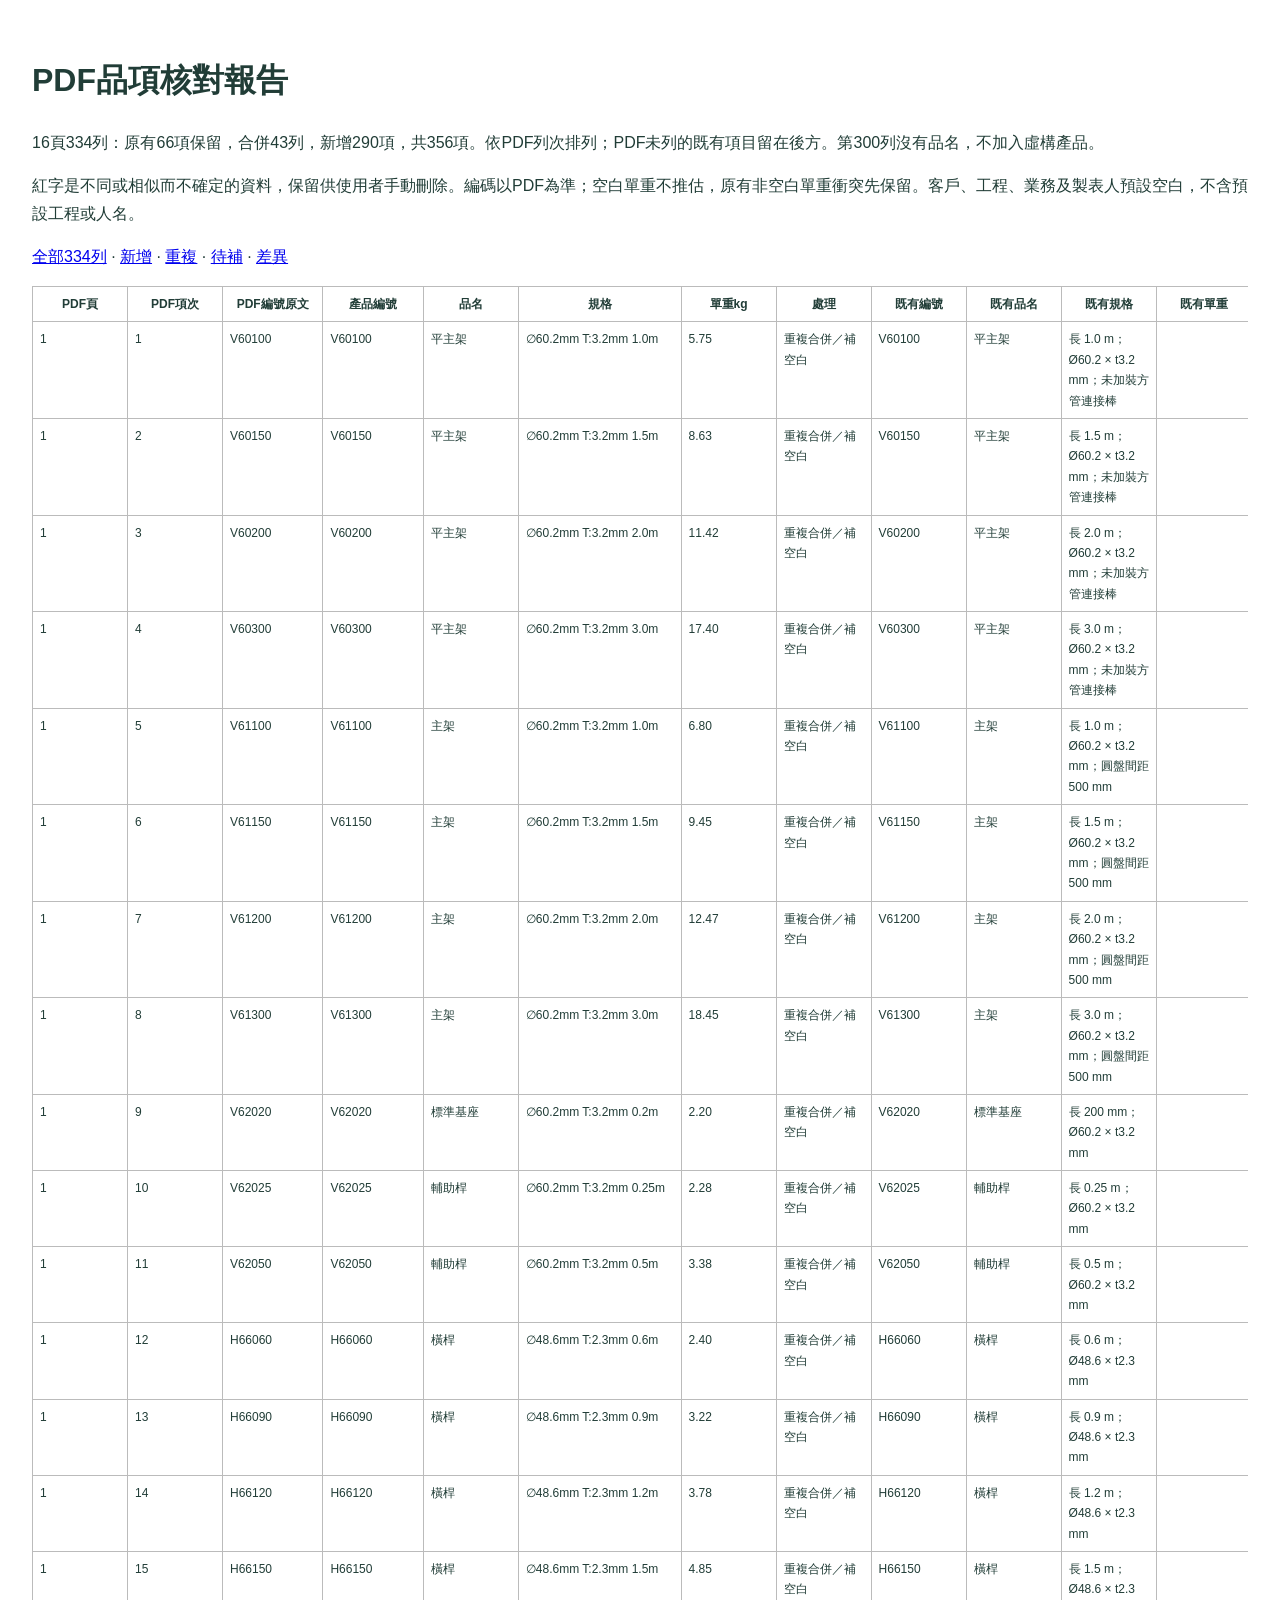
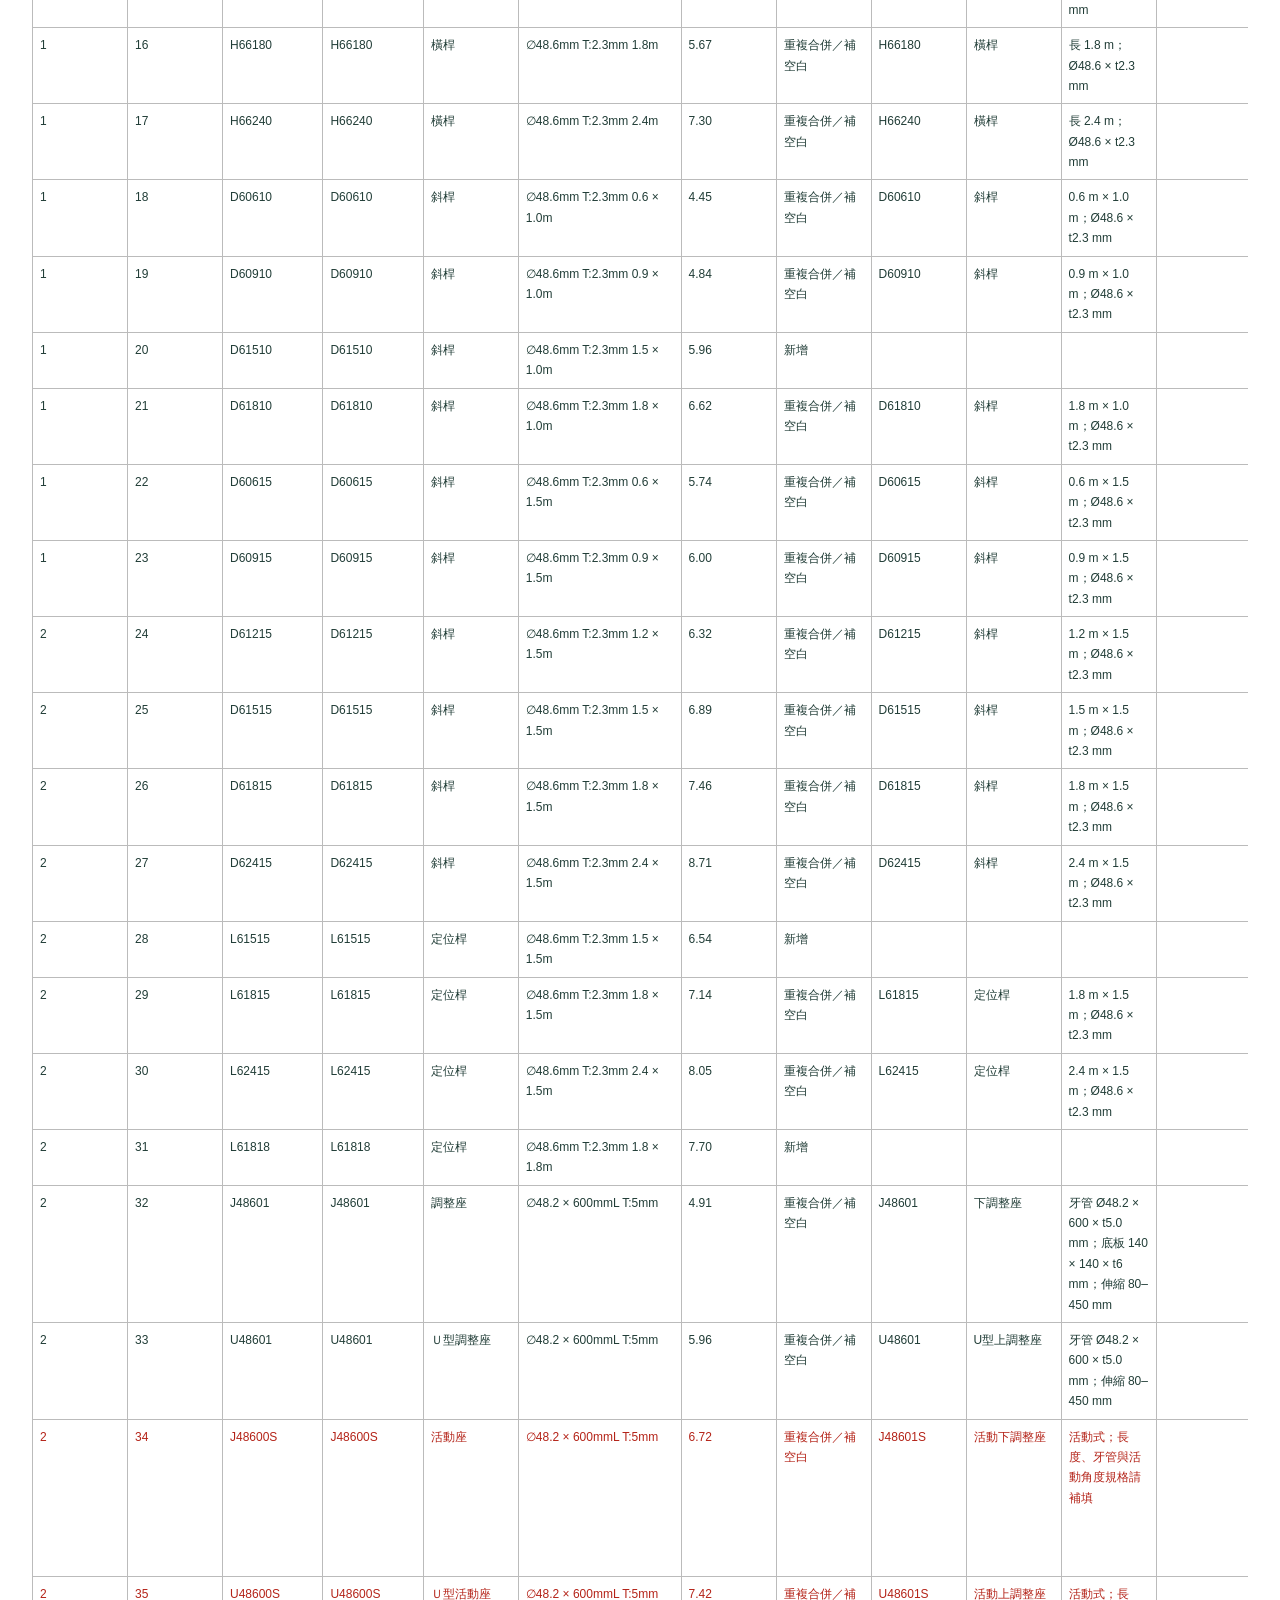
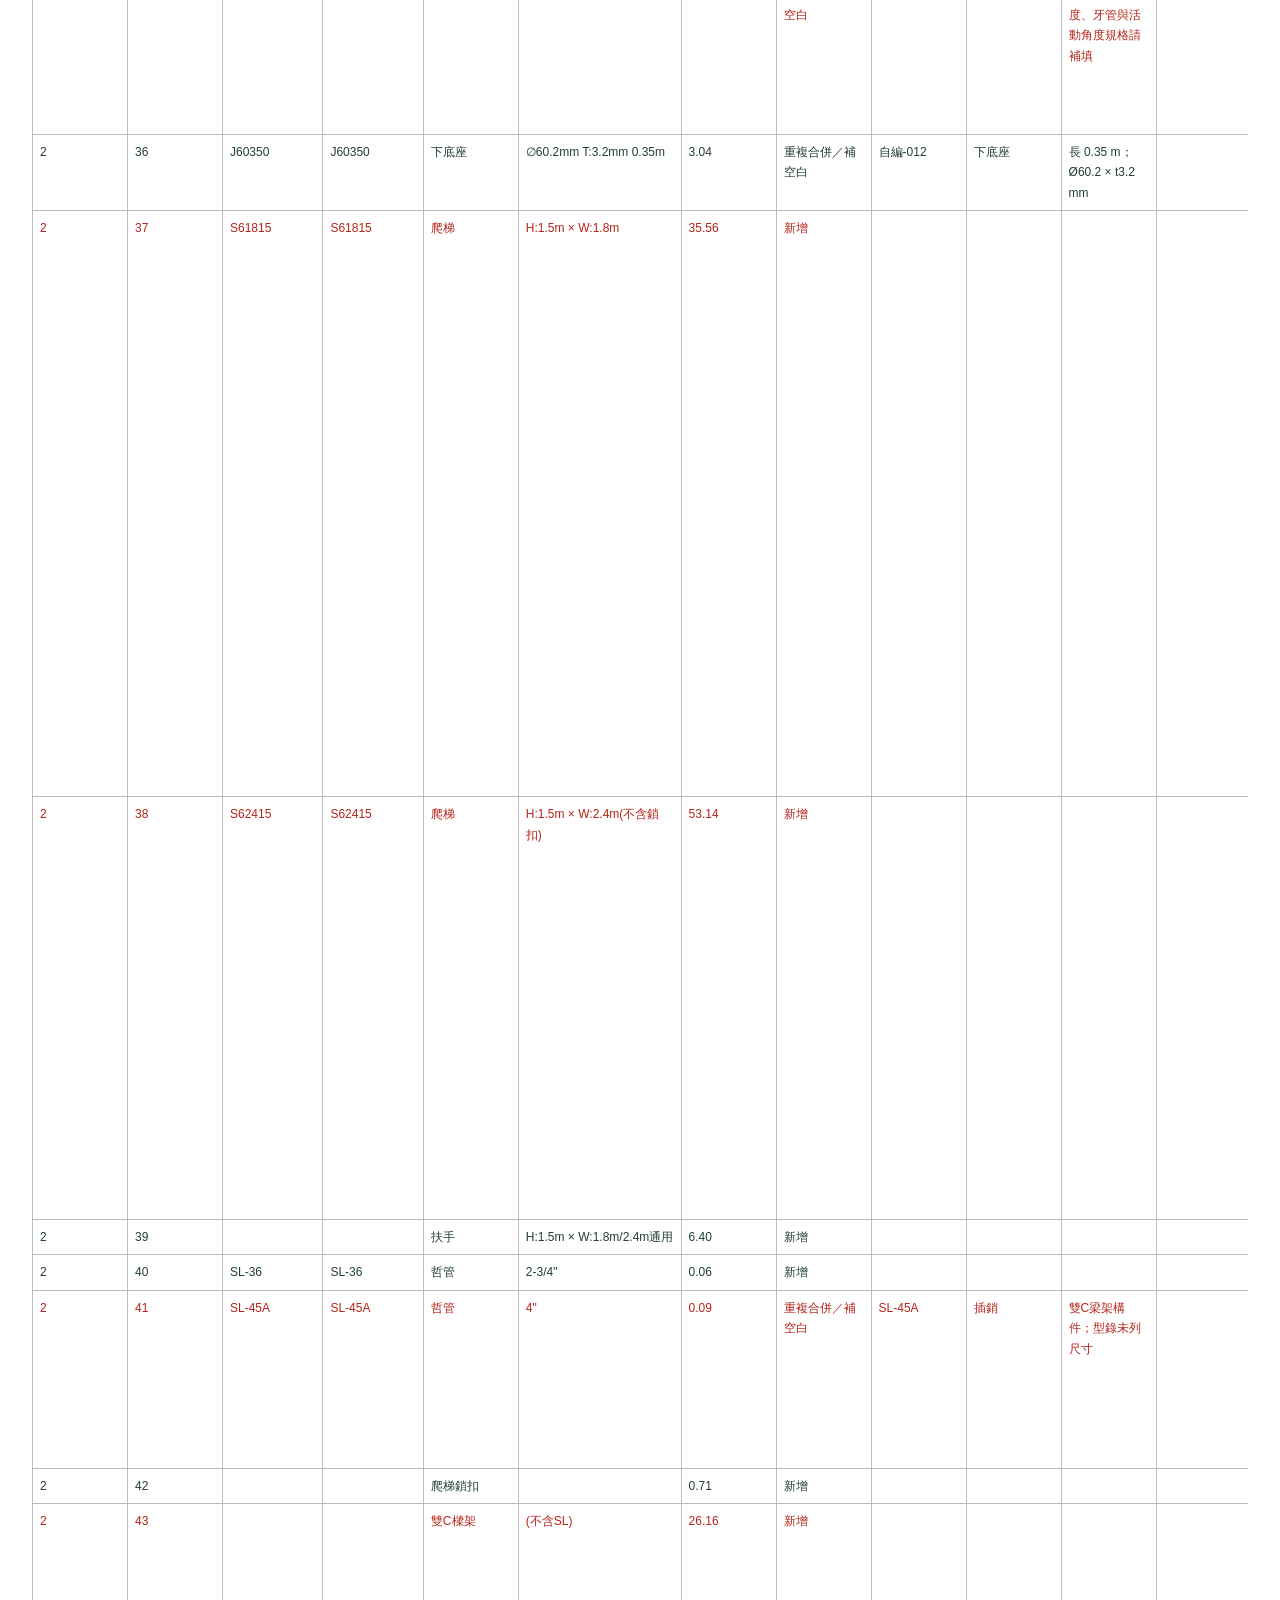
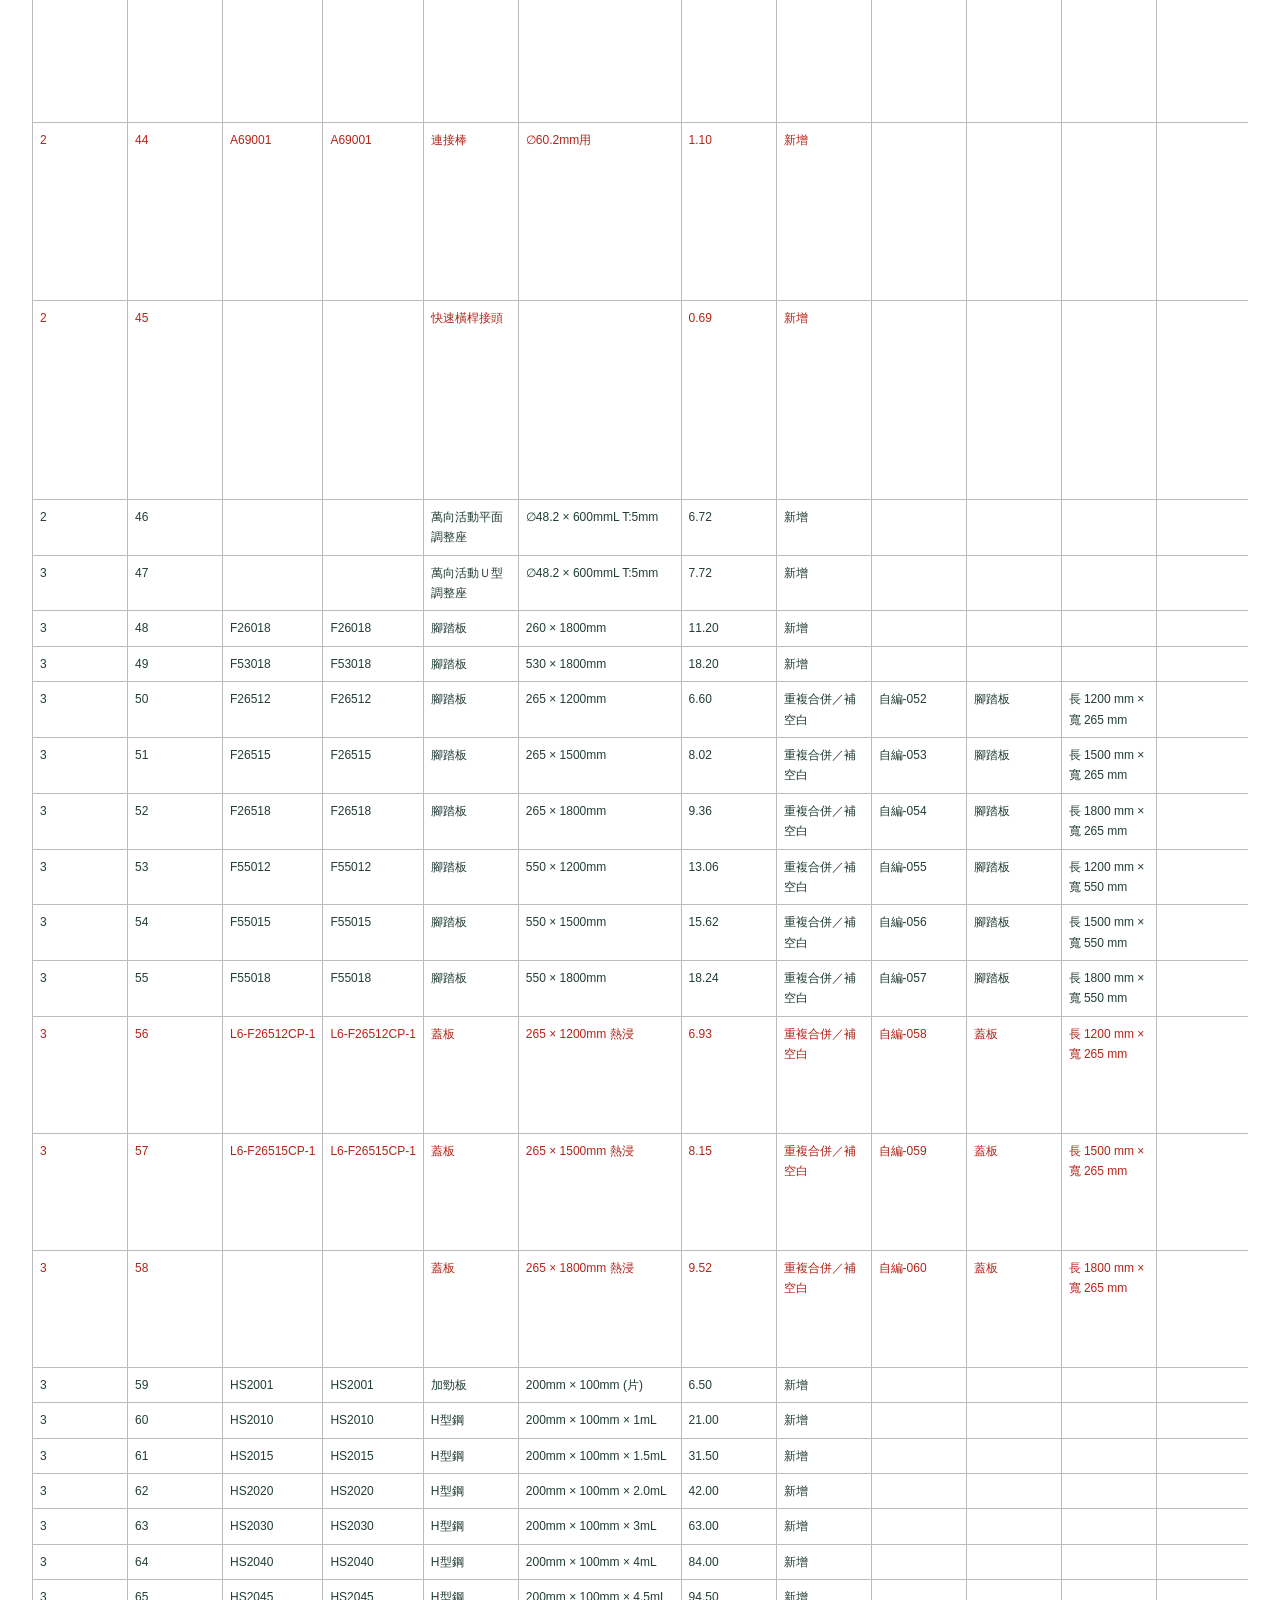
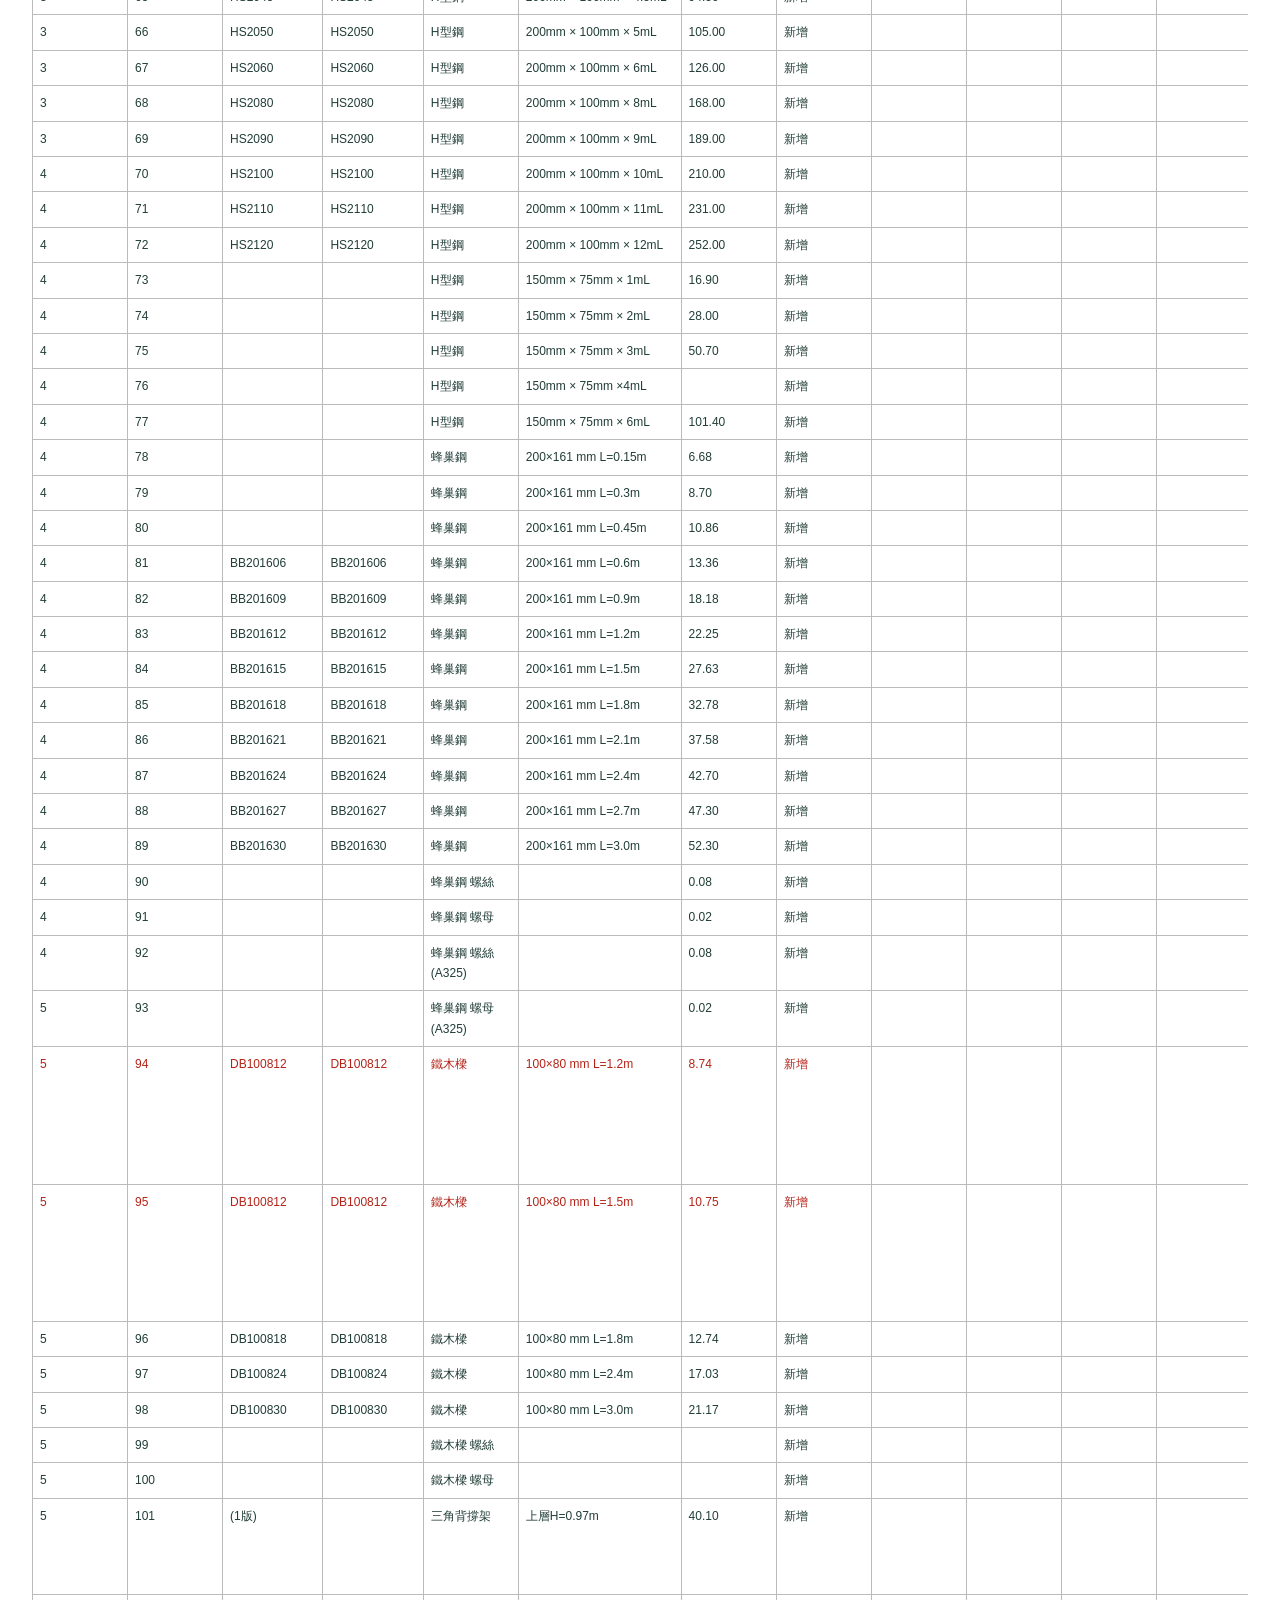
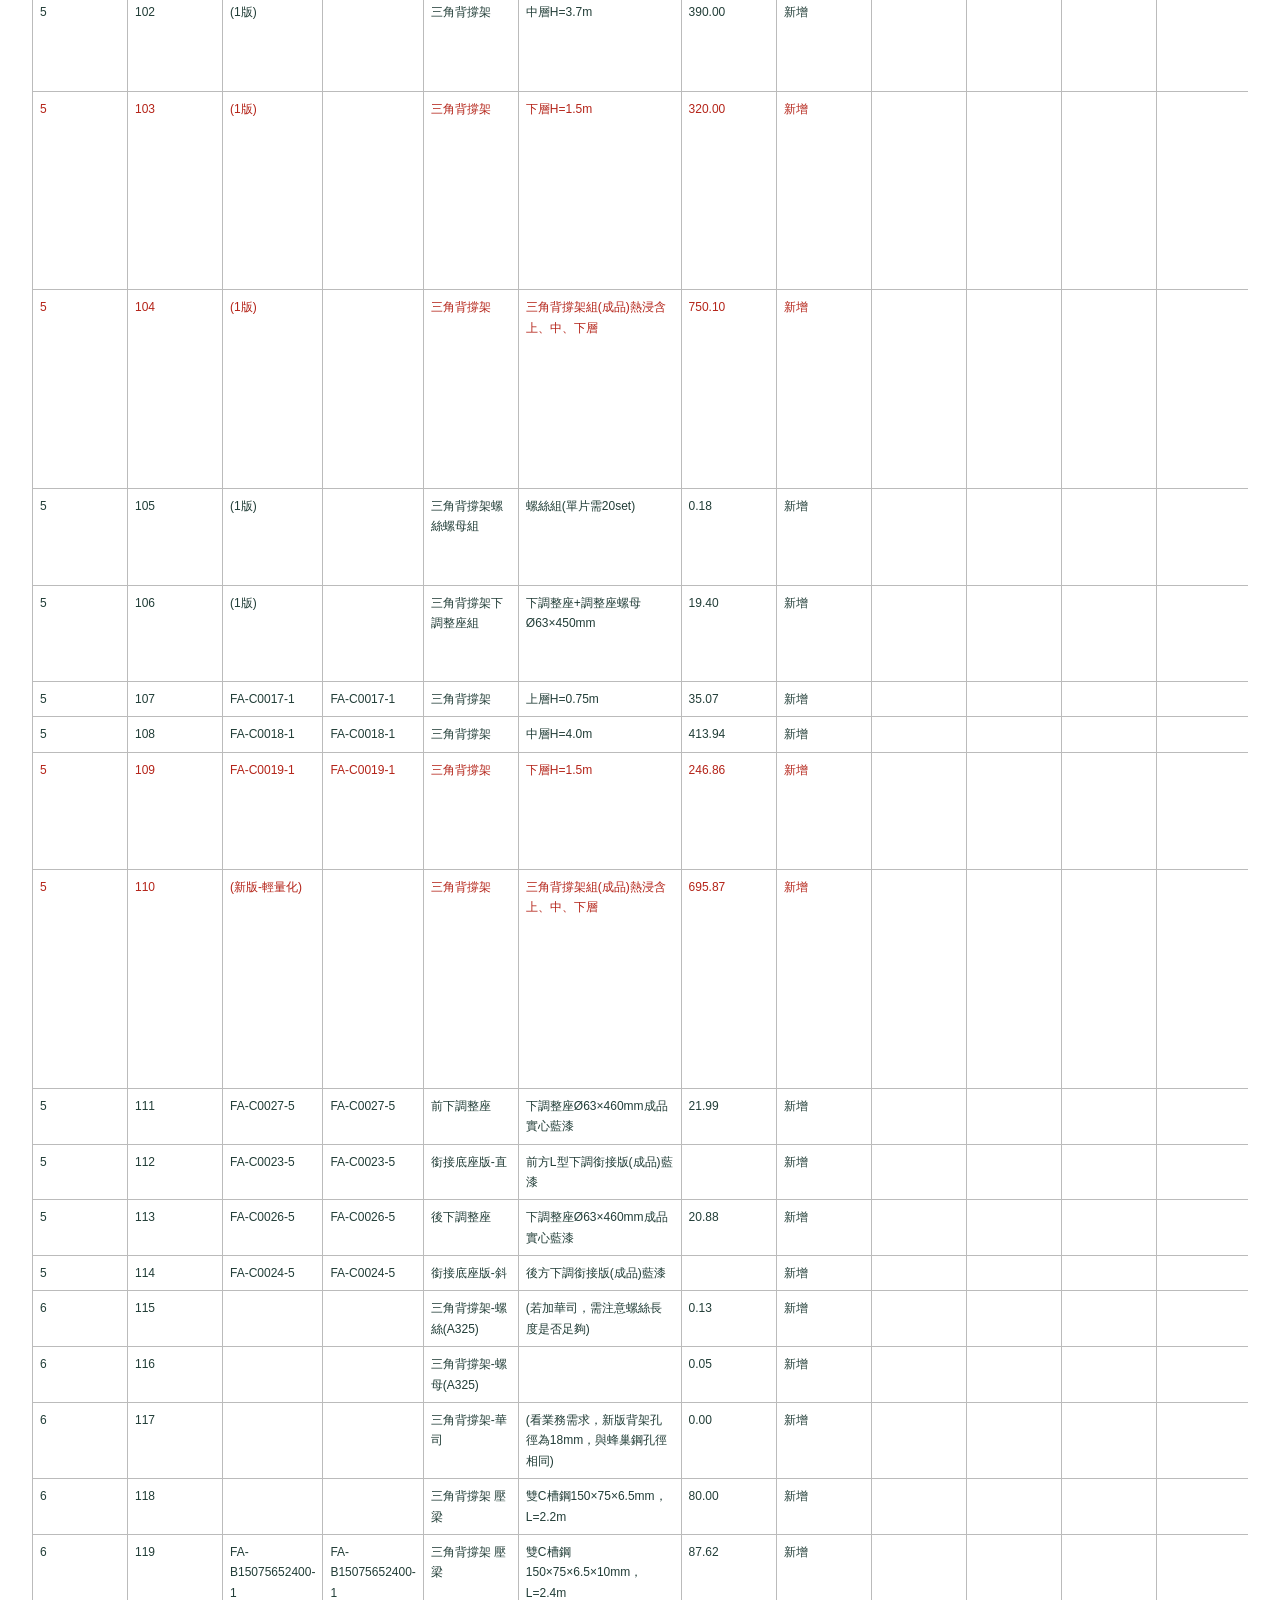
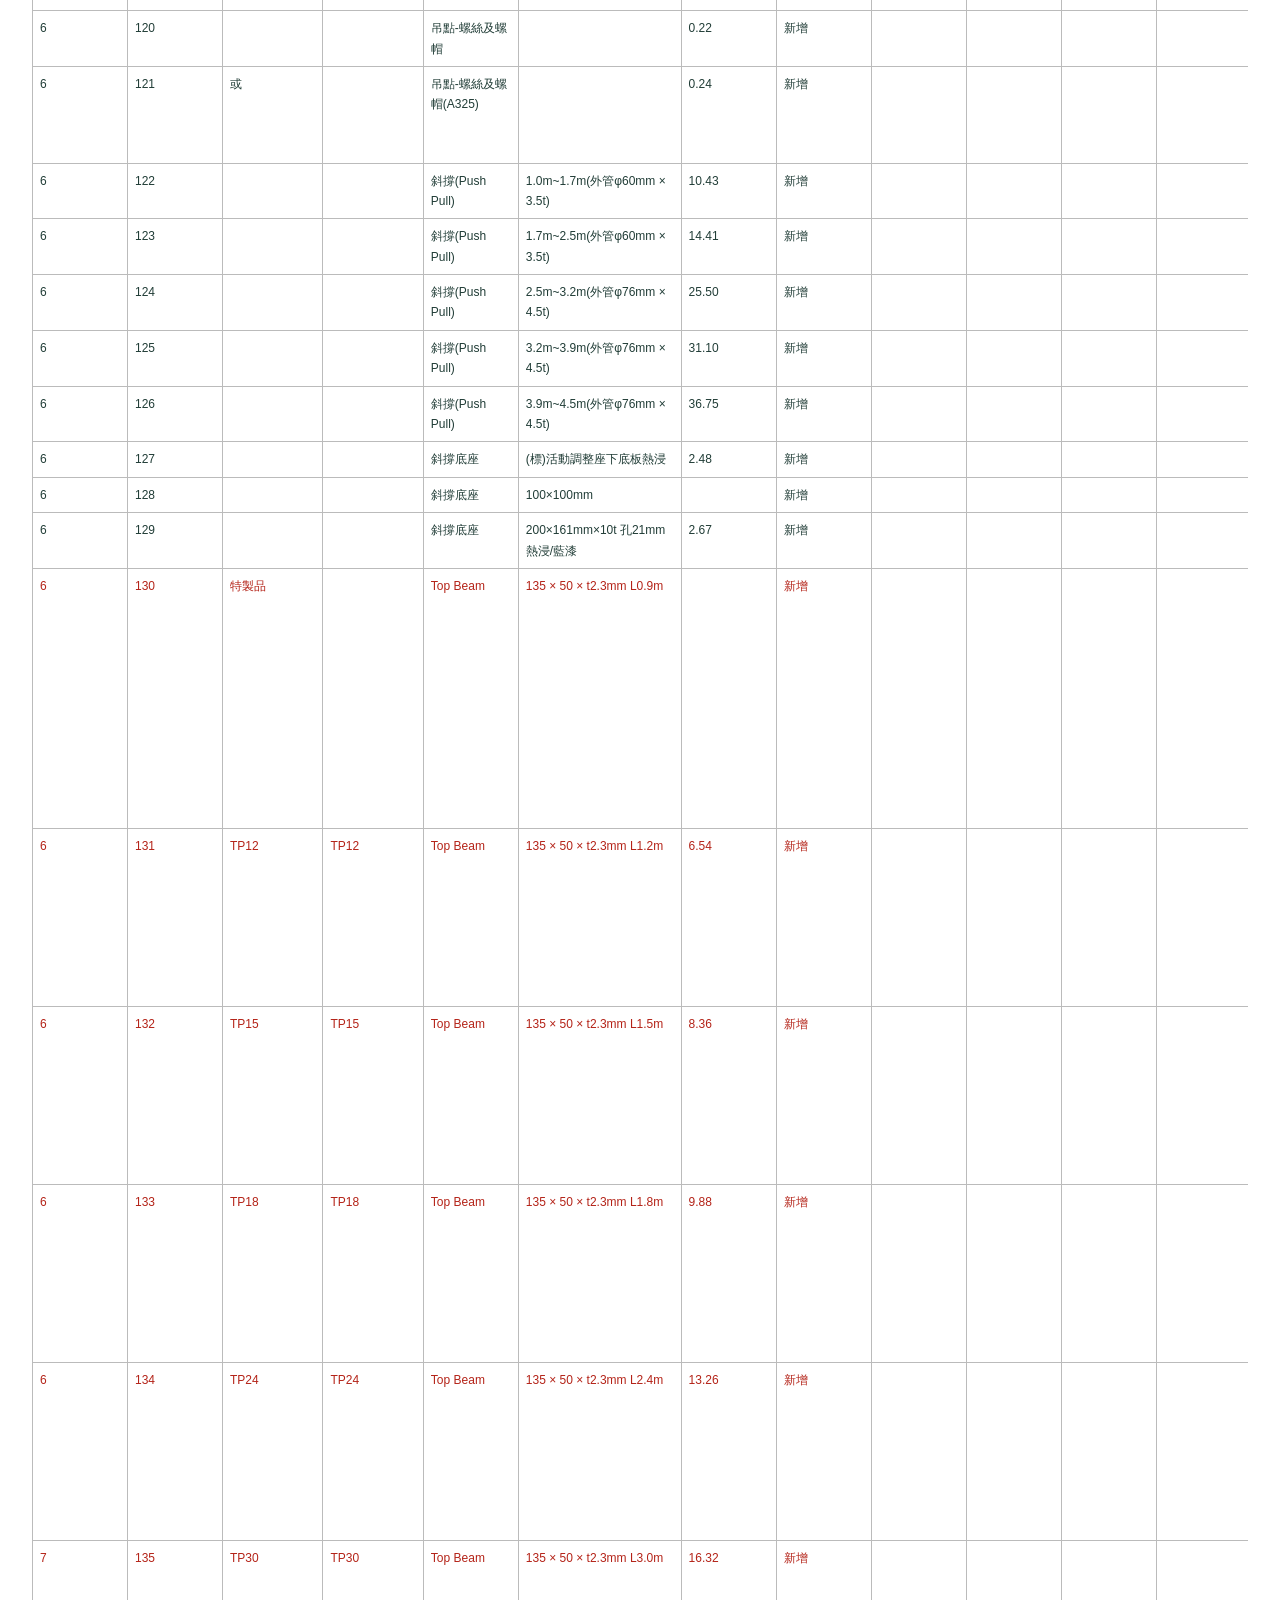
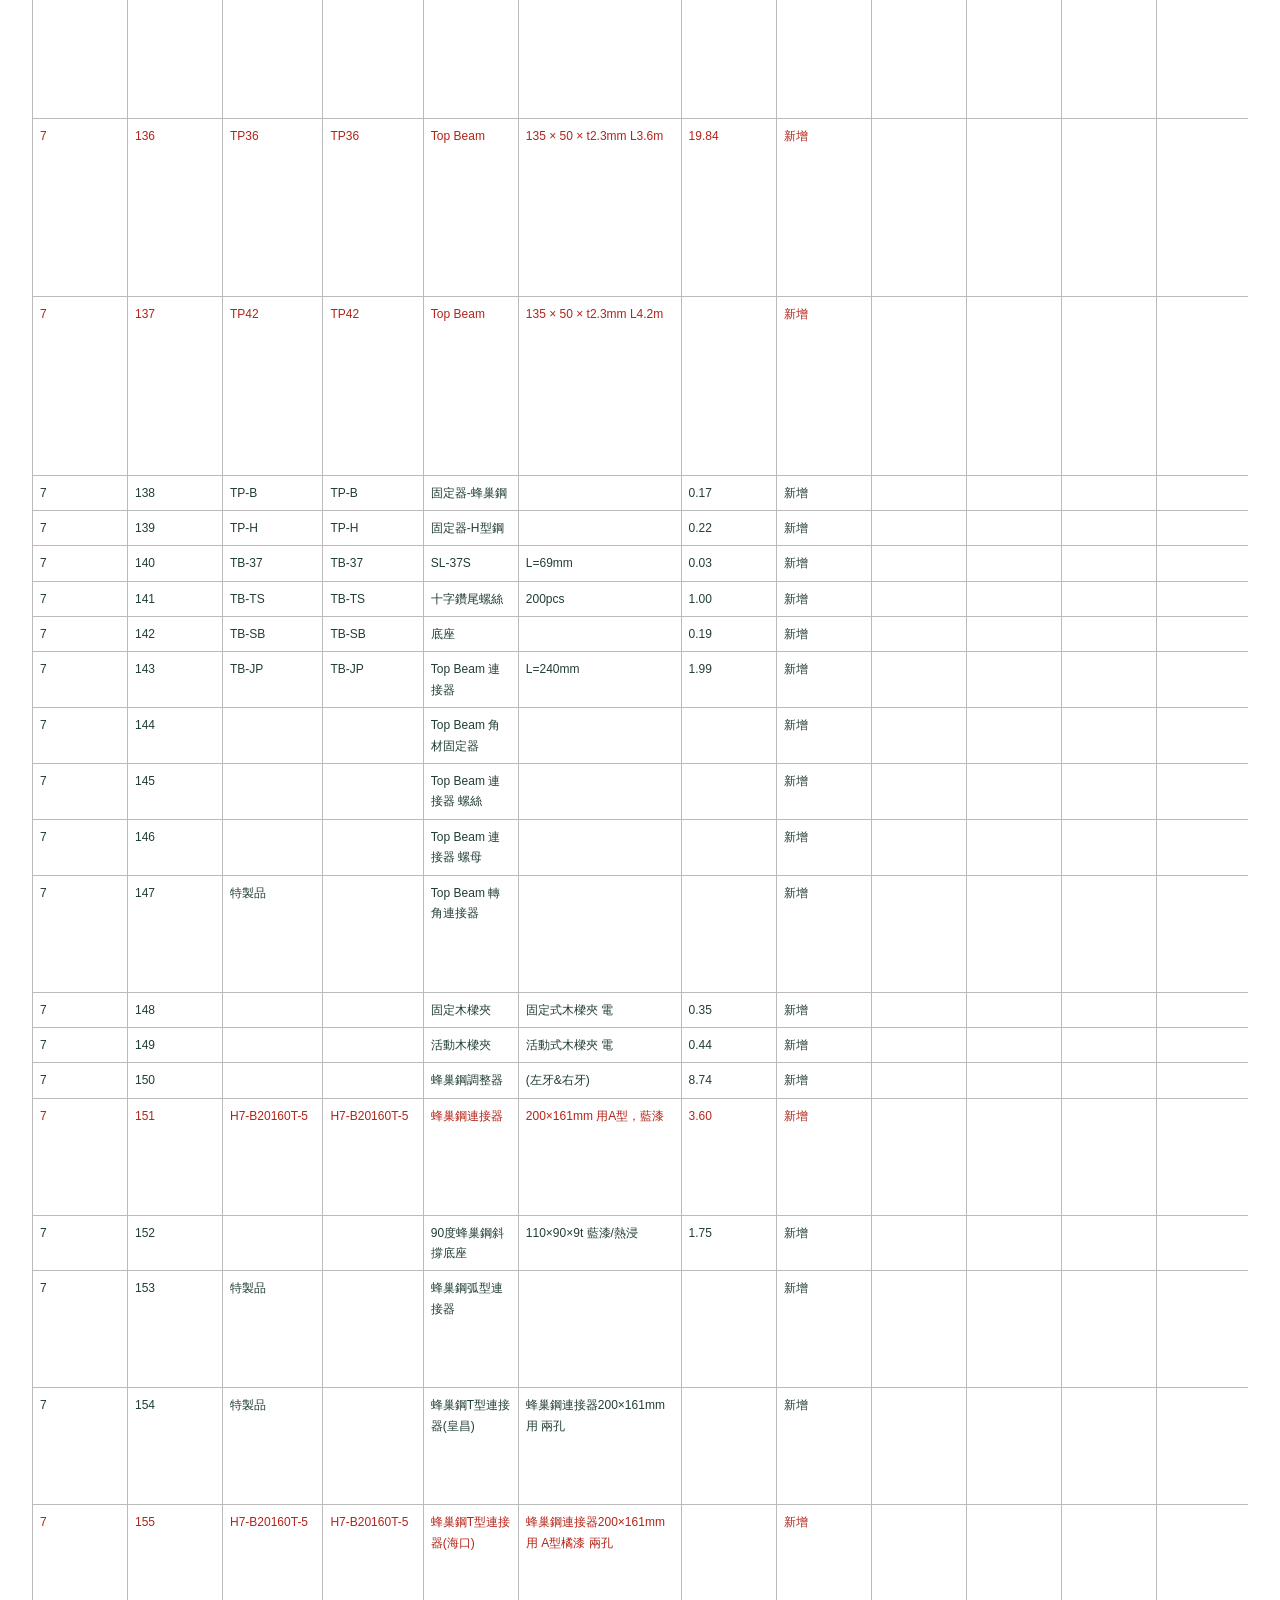
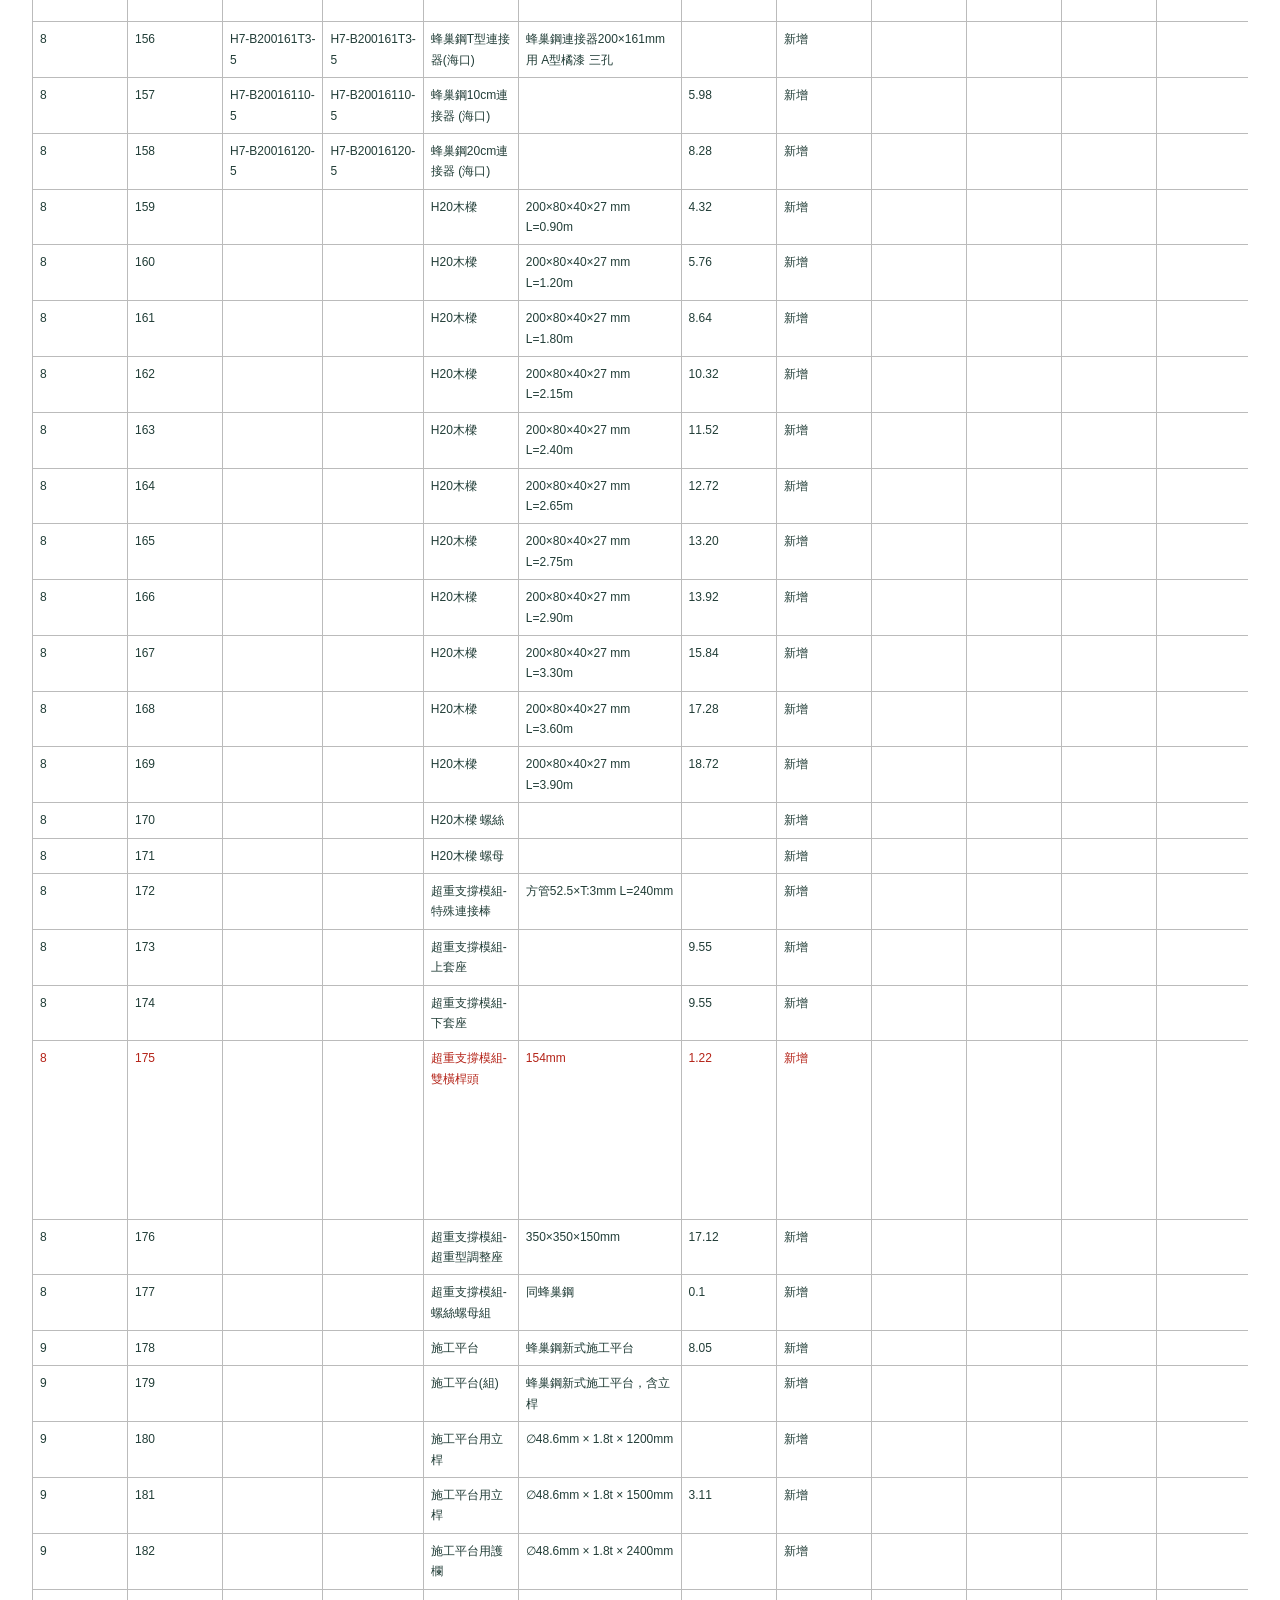
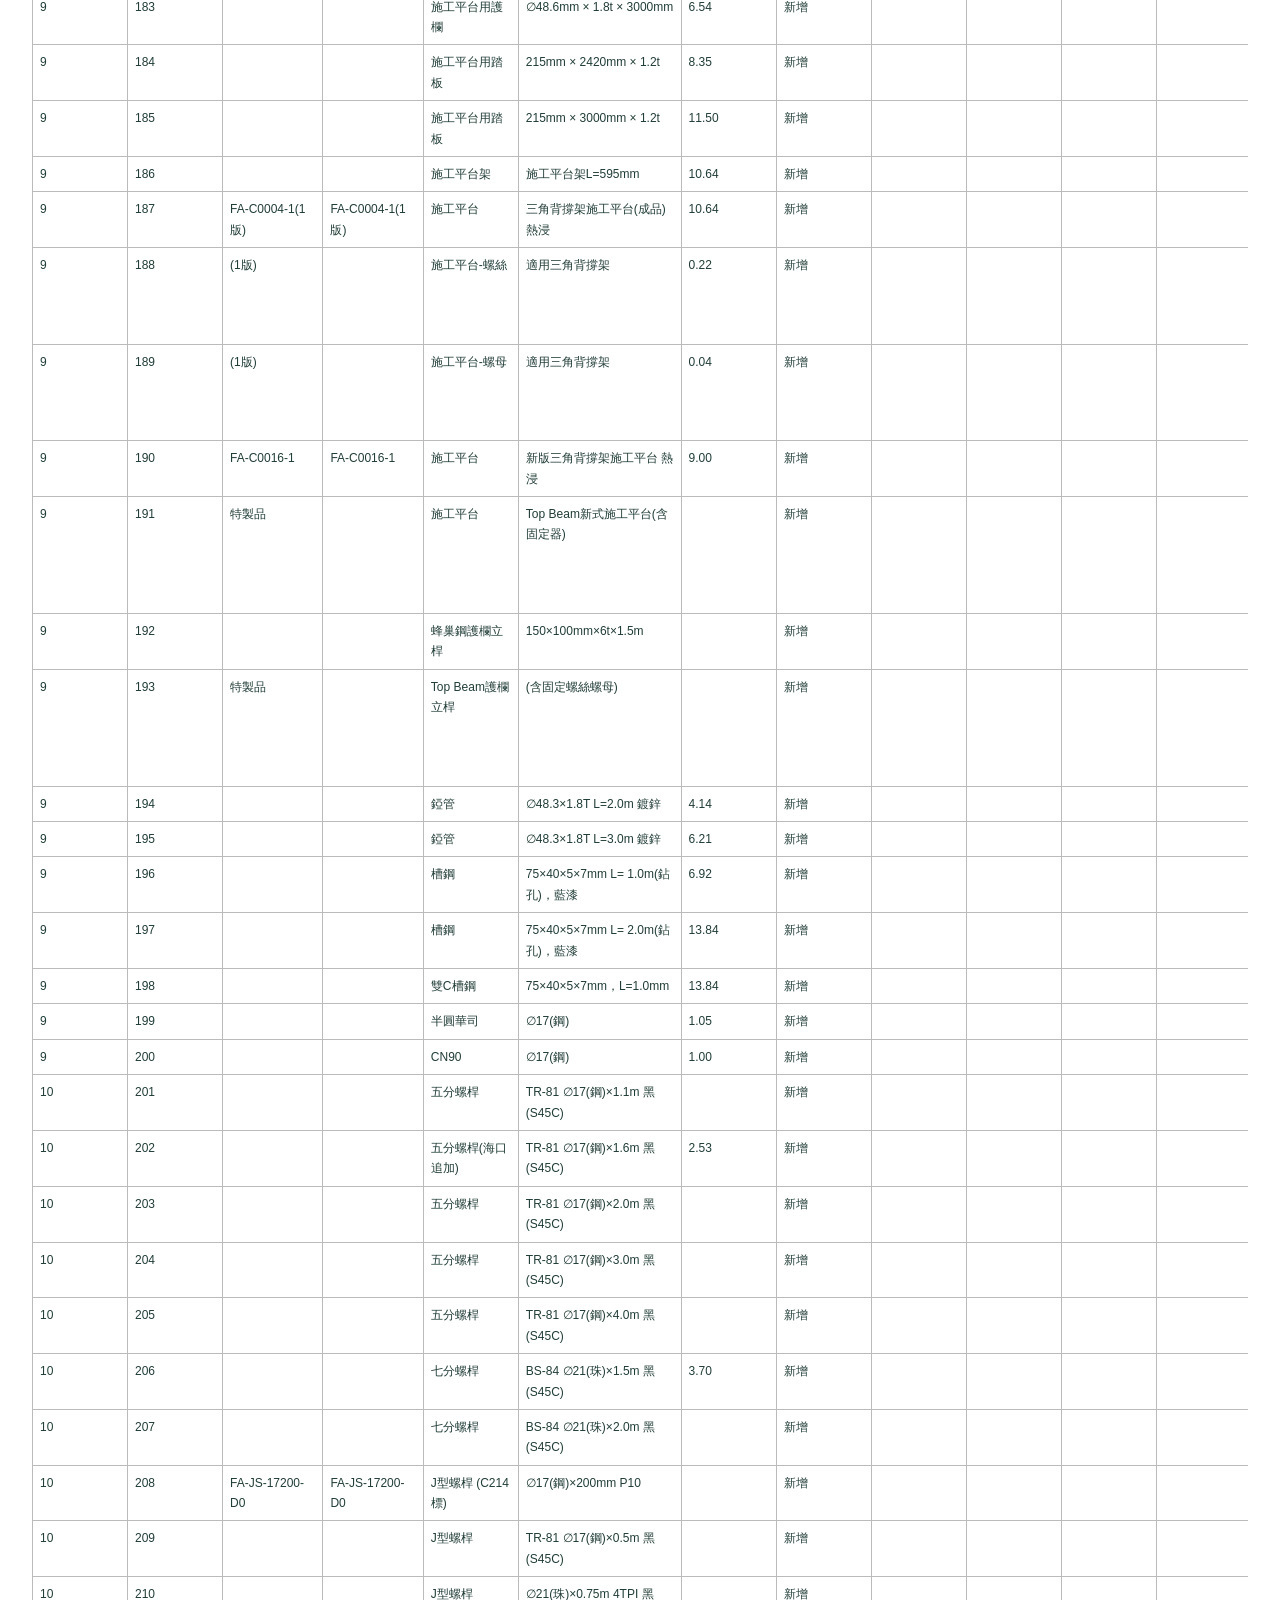
<file: reports/pdf-merge.html>
<!doctype html><html lang="zh-Hant"><meta charset="utf-8"><meta name="viewport" content="width=device-width,initial-scale=1"><title>PDF品項核對報告</title><style>body{font-family:"Microsoft JhengHei",sans-serif;padding:24px;color:#213d37;line-height:1.7}table{border-collapse:collapse;font-size:12px}th,td{border:1px solid #bbb;padding:7px;vertical-align:top;min-width:80px}.red{color:#b42318}.scroll{overflow:auto}</style><h1>PDF品項核對報告</h1><p>16頁334列：原有66項保留，合併43列，新增290項，共356項。依PDF列次排列；PDF未列的既有項目留在後方。第300列沒有品名，不加入虛構產品。</p><p>紅字是不同或相似而不確定的資料，保留供使用者手動刪除。編碼以PDF為準；空白單重不推估，原有非空白單重衝突先保留。客戶、工程、業務及製表人預設空白，不含預設工程或人名。</p><p><a href="pdf-all.csv">全部334列</a> · <a href="pdf-added.csv">新增</a> · <a href="pdf-duplicates.csv">重複</a> · <a href="pdf-missing.csv">待補</a> · <a href="pdf-differences.csv">差異</a></p><div class="scroll"><table><tr><th>PDF頁</th><th>PDF項次</th><th>PDF編號原文</th><th>產品編號</th><th>品名</th><th>規格</th><th>單重kg</th><th>處理</th><th>既有編號</th><th>既有品名</th><th>既有規格</th><th>既有單重</th><th>差異及備註</th></tr><tr><td>1</td><td>1</td><td>V60100</td><td>V60100</td><td>平主架</td><td>∅60.2mm T:3.2mm 1.0m</td><td>5.75</td><td>重複合併／補空白</td><td>V60100</td><td>平主架</td><td>長 1.0 m；Ø60.2 × t3.2 mm；未加裝方管連接棒</td><td></td><td></td></tr><tr><td>1</td><td>2</td><td>V60150</td><td>V60150</td><td>平主架</td><td>∅60.2mm T:3.2mm 1.5m</td><td>8.63</td><td>重複合併／補空白</td><td>V60150</td><td>平主架</td><td>長 1.5 m；Ø60.2 × t3.2 mm；未加裝方管連接棒</td><td></td><td></td></tr><tr><td>1</td><td>3</td><td>V60200</td><td>V60200</td><td>平主架</td><td>∅60.2mm T:3.2mm 2.0m</td><td>11.42</td><td>重複合併／補空白</td><td>V60200</td><td>平主架</td><td>長 2.0 m；Ø60.2 × t3.2 mm；未加裝方管連接棒</td><td></td><td></td></tr><tr><td>1</td><td>4</td><td>V60300</td><td>V60300</td><td>平主架</td><td>∅60.2mm T:3.2mm 3.0m</td><td>17.40</td><td>重複合併／補空白</td><td>V60300</td><td>平主架</td><td>長 3.0 m；Ø60.2 × t3.2 mm；未加裝方管連接棒</td><td></td><td></td></tr><tr><td>1</td><td>5</td><td>V61100</td><td>V61100</td><td>主架</td><td>∅60.2mm T:3.2mm 1.0m</td><td>6.80</td><td>重複合併／補空白</td><td>V61100</td><td>主架</td><td>長 1.0 m；Ø60.2 × t3.2 mm；圓盤間距 500 mm</td><td></td><td></td></tr><tr><td>1</td><td>6</td><td>V61150</td><td>V61150</td><td>主架</td><td>∅60.2mm T:3.2mm 1.5m</td><td>9.45</td><td>重複合併／補空白</td><td>V61150</td><td>主架</td><td>長 1.5 m；Ø60.2 × t3.2 mm；圓盤間距 500 mm</td><td></td><td></td></tr><tr><td>1</td><td>7</td><td>V61200</td><td>V61200</td><td>主架</td><td>∅60.2mm T:3.2mm 2.0m</td><td>12.47</td><td>重複合併／補空白</td><td>V61200</td><td>主架</td><td>長 2.0 m；Ø60.2 × t3.2 mm；圓盤間距 500 mm</td><td></td><td></td></tr><tr><td>1</td><td>8</td><td>V61300</td><td>V61300</td><td>主架</td><td>∅60.2mm T:3.2mm 3.0m</td><td>18.45</td><td>重複合併／補空白</td><td>V61300</td><td>主架</td><td>長 3.0 m；Ø60.2 × t3.2 mm；圓盤間距 500 mm</td><td></td><td></td></tr><tr><td>1</td><td>9</td><td>V62020</td><td>V62020</td><td>標準基座</td><td>∅60.2mm T:3.2mm 0.2m</td><td>2.20</td><td>重複合併／補空白</td><td>V62020</td><td>標準基座</td><td>長 200 mm；Ø60.2 × t3.2 mm</td><td></td><td></td></tr><tr><td>1</td><td>10</td><td>V62025</td><td>V62025</td><td>輔助桿</td><td>∅60.2mm T:3.2mm 0.25m</td><td>2.28</td><td>重複合併／補空白</td><td>V62025</td><td>輔助桿</td><td>長 0.25 m；Ø60.2 × t3.2 mm</td><td></td><td></td></tr><tr><td>1</td><td>11</td><td>V62050</td><td>V62050</td><td>輔助桿</td><td>∅60.2mm T:3.2mm 0.5m</td><td>3.38</td><td>重複合併／補空白</td><td>V62050</td><td>輔助桿</td><td>長 0.5 m；Ø60.2 × t3.2 mm</td><td></td><td></td></tr><tr><td>1</td><td>12</td><td>H66060</td><td>H66060</td><td>橫桿</td><td>∅48.6mm T:2.3mm 0.6m</td><td>2.40</td><td>重複合併／補空白</td><td>H66060</td><td>橫桿</td><td>長 0.6 m；Ø48.6 × t2.3 mm</td><td></td><td></td></tr><tr><td>1</td><td>13</td><td>H66090</td><td>H66090</td><td>橫桿</td><td>∅48.6mm T:2.3mm 0.9m</td><td>3.22</td><td>重複合併／補空白</td><td>H66090</td><td>橫桿</td><td>長 0.9 m；Ø48.6 × t2.3 mm</td><td></td><td></td></tr><tr><td>1</td><td>14</td><td>H66120</td><td>H66120</td><td>橫桿</td><td>∅48.6mm T:2.3mm 1.2m</td><td>3.78</td><td>重複合併／補空白</td><td>H66120</td><td>橫桿</td><td>長 1.2 m；Ø48.6 × t2.3 mm</td><td></td><td></td></tr><tr><td>1</td><td>15</td><td>H66150</td><td>H66150</td><td>橫桿</td><td>∅48.6mm T:2.3mm 1.5m</td><td>4.85</td><td>重複合併／補空白</td><td>H66150</td><td>橫桿</td><td>長 1.5 m；Ø48.6 × t2.3 mm</td><td></td><td></td></tr><tr><td>1</td><td>16</td><td>H66180</td><td>H66180</td><td>橫桿</td><td>∅48.6mm T:2.3mm 1.8m</td><td>5.67</td><td>重複合併／補空白</td><td>H66180</td><td>橫桿</td><td>長 1.8 m；Ø48.6 × t2.3 mm</td><td></td><td></td></tr><tr><td>1</td><td>17</td><td>H66240</td><td>H66240</td><td>橫桿</td><td>∅48.6mm T:2.3mm 2.4m</td><td>7.30</td><td>重複合併／補空白</td><td>H66240</td><td>橫桿</td><td>長 2.4 m；Ø48.6 × t2.3 mm</td><td></td><td></td></tr><tr><td>1</td><td>18</td><td>D60610</td><td>D60610</td><td>斜桿</td><td>∅48.6mm T:2.3mm 0.6 × 1.0m</td><td>4.45</td><td>重複合併／補空白</td><td>D60610</td><td>斜桿</td><td>0.6 m × 1.0 m；Ø48.6 × t2.3 mm</td><td></td><td></td></tr><tr><td>1</td><td>19</td><td>D60910</td><td>D60910</td><td>斜桿</td><td>∅48.6mm T:2.3mm 0.9 × 1.0m</td><td>4.84</td><td>重複合併／補空白</td><td>D60910</td><td>斜桿</td><td>0.9 m × 1.0 m；Ø48.6 × t2.3 mm</td><td></td><td></td></tr><tr><td>1</td><td>20</td><td>D61510</td><td>D61510</td><td>斜桿</td><td>∅48.6mm T:2.3mm 1.5 × 1.0m</td><td>5.96</td><td>新增</td><td></td><td></td><td></td><td></td><td></td></tr><tr><td>1</td><td>21</td><td>D61810</td><td>D61810</td><td>斜桿</td><td>∅48.6mm T:2.3mm 1.8 × 1.0m</td><td>6.62</td><td>重複合併／補空白</td><td>D61810</td><td>斜桿</td><td>1.8 m × 1.0 m；Ø48.6 × t2.3 mm</td><td></td><td></td></tr><tr><td>1</td><td>22</td><td>D60615</td><td>D60615</td><td>斜桿</td><td>∅48.6mm T:2.3mm 0.6 × 1.5m</td><td>5.74</td><td>重複合併／補空白</td><td>D60615</td><td>斜桿</td><td>0.6 m × 1.5 m；Ø48.6 × t2.3 mm</td><td></td><td></td></tr><tr><td>1</td><td>23</td><td>D60915</td><td>D60915</td><td>斜桿</td><td>∅48.6mm T:2.3mm 0.9 × 1.5m</td><td>6.00</td><td>重複合併／補空白</td><td>D60915</td><td>斜桿</td><td>0.9 m × 1.5 m；Ø48.6 × t2.3 mm</td><td></td><td></td></tr><tr><td>2</td><td>24</td><td>D61215</td><td>D61215</td><td>斜桿</td><td>∅48.6mm T:2.3mm 1.2 × 1.5m</td><td>6.32</td><td>重複合併／補空白</td><td>D61215</td><td>斜桿</td><td>1.2 m × 1.5 m；Ø48.6 × t2.3 mm</td><td></td><td></td></tr><tr><td>2</td><td>25</td><td>D61515</td><td>D61515</td><td>斜桿</td><td>∅48.6mm T:2.3mm 1.5 × 1.5m</td><td>6.89</td><td>重複合併／補空白</td><td>D61515</td><td>斜桿</td><td>1.5 m × 1.5 m；Ø48.6 × t2.3 mm</td><td></td><td></td></tr><tr><td>2</td><td>26</td><td>D61815</td><td>D61815</td><td>斜桿</td><td>∅48.6mm T:2.3mm 1.8 × 1.5m</td><td>7.46</td><td>重複合併／補空白</td><td>D61815</td><td>斜桿</td><td>1.8 m × 1.5 m；Ø48.6 × t2.3 mm</td><td></td><td></td></tr><tr><td>2</td><td>27</td><td>D62415</td><td>D62415</td><td>斜桿</td><td>∅48.6mm T:2.3mm 2.4 × 1.5m</td><td>8.71</td><td>重複合併／補空白</td><td>D62415</td><td>斜桿</td><td>2.4 m × 1.5 m；Ø48.6 × t2.3 mm</td><td></td><td></td></tr><tr><td>2</td><td>28</td><td>L61515</td><td>L61515</td><td>定位桿</td><td>∅48.6mm T:2.3mm 1.5 × 1.5m</td><td>6.54</td><td>新增</td><td></td><td></td><td></td><td></td><td></td></tr><tr><td>2</td><td>29</td><td>L61815</td><td>L61815</td><td>定位桿</td><td>∅48.6mm T:2.3mm 1.8 × 1.5m</td><td>7.14</td><td>重複合併／補空白</td><td>L61815</td><td>定位桿</td><td>1.8 m × 1.5 m；Ø48.6 × t2.3 mm</td><td></td><td></td></tr><tr><td>2</td><td>30</td><td>L62415</td><td>L62415</td><td>定位桿</td><td>∅48.6mm T:2.3mm 2.4 × 1.5m</td><td>8.05</td><td>重複合併／補空白</td><td>L62415</td><td>定位桿</td><td>2.4 m × 1.5 m；Ø48.6 × t2.3 mm</td><td></td><td></td></tr><tr><td>2</td><td>31</td><td>L61818</td><td>L61818</td><td>定位桿</td><td>∅48.6mm T:2.3mm 1.8 × 1.8m</td><td>7.70</td><td>新增</td><td></td><td></td><td></td><td></td><td></td></tr><tr><td>2</td><td>32</td><td>J48601</td><td>J48601</td><td>調整座</td><td>∅48.2 × 600mmL T:5mm</td><td>4.91</td><td>重複合併／補空白</td><td>J48601</td><td>下調整座</td><td>牙管 Ø48.2 × 600 × t5.0 mm；底板 140 × 140 × t6 mm；伸縮 80–450 mm</td><td></td><td></td></tr><tr><td>2</td><td>33</td><td>U48601</td><td>U48601</td><td>Ｕ型調整座</td><td>∅48.2 × 600mmL T:5mm</td><td>5.96</td><td>重複合併／補空白</td><td>U48601</td><td>U型上調整座</td><td>牙管 Ø48.2 × 600 × t5.0 mm；伸縮 80–450 mm</td><td></td><td></td></tr><tr class="red"><td>2</td><td>34</td><td>J48600S</td><td>J48600S</td><td>活動座</td><td>∅48.2 × 600mmL T:5mm</td><td>6.72</td><td>重複合併／補空白</td><td>J48601S</td><td>活動下調整座</td><td>活動式；長度、牙管與活動角度規格請補填</td><td></td><td>舊編號 J48601S 與 PDF J48600S 不同；編號以 PDF 為準，活動式規格請人工核對。</td></tr><tr class="red"><td>2</td><td>35</td><td>U48600S</td><td>U48600S</td><td>Ｕ型活動座</td><td>∅48.2 × 600mmL T:5mm</td><td>7.42</td><td>重複合併／補空白</td><td>U48601S</td><td>活動上調整座</td><td>活動式；長度、牙管與活動角度規格請補填</td><td></td><td>舊編號 U48601S 與 PDF U48600S 不同；編號以 PDF 為準，活動式規格請人工核對。</td></tr><tr><td>2</td><td>36</td><td>J60350</td><td>J60350</td><td>下底座</td><td>∅60.2mm T:3.2mm 0.35m</td><td>3.04</td><td>重複合併／補空白</td><td>自編-012</td><td>下底座</td><td>長 0.35 m；Ø60.2 × t3.2 mm</td><td></td><td></td></tr><tr class="red"><td>2</td><td>37</td><td>S61815</td><td>S61815</td><td>爬梯</td><td>H:1.5m × W:1.8m</td><td>35.56</td><td>新增</td><td></td><td></td><td></td><td></td><td>與原有「工作爬梯（配置）／長 1.8 m × 寬 1.5 m；每層高 1.5 m」相似或不確定；兩者保留並標紅，可人工刪除。；與原有「工作爬梯踏板（單組）／高 1.5 m；單組踏板約重 48 kg（非整座配置重量）」相似或不確定；兩者保留並標紅，可人工刪除。；與原有「重型鋁製爬梯／長 1.8 m × 高 1.5 m；含螺絲與扶手之整組」相似或不確定；兩者保留並標紅，可人工刪除。</td></tr><tr class="red"><td>2</td><td>38</td><td>S62415</td><td>S62415</td><td>爬梯</td><td>H:1.5m × W:2.4m(不含鎖扣)</td><td>53.14</td><td>新增</td><td></td><td></td><td></td><td></td><td>與原有「工作爬梯（配置）／長 2.4 m × 寬 1.5 m；每層高 1.5 m」相似或不確定；兩者保留並標紅，可人工刪除。；與原有「工作爬梯踏板（單組）／高 1.5 m；單組踏板約重 48 kg（非整座配置重量）」相似或不確定；兩者保留並標紅，可人工刪除。</td></tr><tr><td>2</td><td>39</td><td></td><td></td><td>扶手</td><td>H:1.5m × W:1.8m/2.4m通用</td><td>6.40</td><td>新增</td><td></td><td></td><td></td><td></td><td></td></tr><tr><td>2</td><td>40</td><td>SL-36</td><td>SL-36</td><td>哲管</td><td>2-3/4&quot;</td><td>0.06</td><td>新增</td><td></td><td></td><td></td><td></td><td></td></tr><tr class="red"><td>2</td><td>41</td><td>SL-45A</td><td>SL-45A</td><td>哲管</td><td>4&quot;</td><td>0.09</td><td>重複合併／補空白</td><td>SL-45A</td><td>插銷</td><td>雙C梁架構件；型錄未列尺寸</td><td></td><td>舊品名「插銷」、規格未列；PDF 為「哲管 4吋」，保留原資料於核對報告，請人工核對。</td></tr><tr><td>2</td><td>42</td><td></td><td></td><td>爬梯鎖扣</td><td></td><td>0.71</td><td>新增</td><td></td><td></td><td></td><td></td><td></td></tr><tr class="red"><td>2</td><td>43</td><td></td><td></td><td>雙C樑架</td><td>(不含SL)</td><td>26.16</td><td>新增</td><td></td><td></td><td></td><td></td><td>與原有「雙C梁架／長 1.65 m；Ø60.2 × t3.2 mm；雙C槽鋼 75 × 40 × 5 × 7 mm」相似或不確定；兩者保留並標紅，可人工刪除。</td></tr><tr class="red"><td>2</td><td>44</td><td>A69001</td><td>A69001</td><td>連接棒</td><td>∅60.2mm用</td><td>1.10</td><td>新增</td><td></td><td></td><td></td><td></td><td>與原有「連接棒／方管對角 52.5 × t3.0 mm；長 300 mm」相似或不確定；兩者保留並標紅，可人工刪除。</td></tr><tr class="red"><td>2</td><td>45</td><td></td><td></td><td>快速橫桿接頭</td><td></td><td>0.69</td><td>新增</td><td></td><td></td><td></td><td></td><td>與原有「重型快速橫桿接頭／護欄橫桿固定用；型錄未列尺寸」相似或不確定；兩者保留並標紅，可人工刪除。</td></tr><tr><td>2</td><td>46</td><td></td><td></td><td>萬向活動平面調整座</td><td>∅48.2 × 600mmL T:5mm</td><td>6.72</td><td>新增</td><td></td><td></td><td></td><td></td><td></td></tr><tr><td>3</td><td>47</td><td></td><td></td><td>萬向活動Ｕ型調整座</td><td>∅48.2 × 600mmL T:5mm</td><td>7.72</td><td>新增</td><td></td><td></td><td></td><td></td><td></td></tr><tr><td>3</td><td>48</td><td>F26018</td><td>F26018</td><td>腳踏板</td><td>260 × 1800mm</td><td>11.20</td><td>新增</td><td></td><td></td><td></td><td></td><td></td></tr><tr><td>3</td><td>49</td><td>F53018</td><td>F53018</td><td>腳踏板</td><td>530 × 1800mm</td><td>18.20</td><td>新增</td><td></td><td></td><td></td><td></td><td></td></tr><tr><td>3</td><td>50</td><td>F26512</td><td>F26512</td><td>腳踏板</td><td>265 × 1200mm</td><td>6.60</td><td>重複合併／補空白</td><td>自編-052</td><td>腳踏板</td><td>長 1200 mm × 寬 265 mm</td><td></td><td></td></tr><tr><td>3</td><td>51</td><td>F26515</td><td>F26515</td><td>腳踏板</td><td>265 × 1500mm</td><td>8.02</td><td>重複合併／補空白</td><td>自編-053</td><td>腳踏板</td><td>長 1500 mm × 寬 265 mm</td><td></td><td></td></tr><tr><td>3</td><td>52</td><td>F26518</td><td>F26518</td><td>腳踏板</td><td>265 × 1800mm</td><td>9.36</td><td>重複合併／補空白</td><td>自編-054</td><td>腳踏板</td><td>長 1800 mm × 寬 265 mm</td><td></td><td></td></tr><tr><td>3</td><td>53</td><td>F55012</td><td>F55012</td><td>腳踏板</td><td>550 × 1200mm</td><td>13.06</td><td>重複合併／補空白</td><td>自編-055</td><td>腳踏板</td><td>長 1200 mm × 寬 550 mm</td><td></td><td></td></tr><tr><td>3</td><td>54</td><td>F55015</td><td>F55015</td><td>腳踏板</td><td>550 × 1500mm</td><td>15.62</td><td>重複合併／補空白</td><td>自編-056</td><td>腳踏板</td><td>長 1500 mm × 寬 550 mm</td><td></td><td></td></tr><tr><td>3</td><td>55</td><td>F55018</td><td>F55018</td><td>腳踏板</td><td>550 × 1800mm</td><td>18.24</td><td>重複合併／補空白</td><td>自編-057</td><td>腳踏板</td><td>長 1800 mm × 寬 550 mm</td><td></td><td></td></tr><tr class="red"><td>3</td><td>56</td><td>L6-F26512CP-1</td><td>L6-F26512CP-1</td><td>蓋板</td><td>265 × 1200mm 熱浸</td><td>6.93</td><td>重複合併／補空白</td><td>自編-058</td><td>蓋板</td><td>長 1200 mm × 寬 265 mm</td><td></td><td>舊表未標示表面處理，PDF 為熱浸；依 PDF 補列並標紅待核對。</td></tr><tr class="red"><td>3</td><td>57</td><td>L6-F26515CP-1</td><td>L6-F26515CP-1</td><td>蓋板</td><td>265 × 1500mm 熱浸</td><td>8.15</td><td>重複合併／補空白</td><td>自編-059</td><td>蓋板</td><td>長 1500 mm × 寬 265 mm</td><td></td><td>舊表未標示表面處理，PDF 為熱浸；依 PDF 補列並標紅待核對。</td></tr><tr class="red"><td>3</td><td>58</td><td></td><td></td><td>蓋板</td><td>265 × 1800mm 熱浸</td><td>9.52</td><td>重複合併／補空白</td><td>自編-060</td><td>蓋板</td><td>長 1800 mm × 寬 265 mm</td><td></td><td>舊表未標示表面處理，PDF 為熱浸；依 PDF 補列並標紅待核對。</td></tr><tr><td>3</td><td>59</td><td>HS2001</td><td>HS2001</td><td>加勁板</td><td>200mm × 100mm (片)</td><td>6.50</td><td>新增</td><td></td><td></td><td></td><td></td><td></td></tr><tr><td>3</td><td>60</td><td>HS2010</td><td>HS2010</td><td>H型鋼</td><td>200mm × 100mm × 1mL</td><td>21.00</td><td>新增</td><td></td><td></td><td></td><td></td><td></td></tr><tr><td>3</td><td>61</td><td>HS2015</td><td>HS2015</td><td>H型鋼</td><td>200mm × 100mm × 1.5mL</td><td>31.50</td><td>新增</td><td></td><td></td><td></td><td></td><td></td></tr><tr><td>3</td><td>62</td><td>HS2020</td><td>HS2020</td><td>H型鋼</td><td>200mm × 100mm × 2.0mL</td><td>42.00</td><td>新增</td><td></td><td></td><td></td><td></td><td></td></tr><tr><td>3</td><td>63</td><td>HS2030</td><td>HS2030</td><td>H型鋼</td><td>200mm × 100mm × 3mL</td><td>63.00</td><td>新增</td><td></td><td></td><td></td><td></td><td></td></tr><tr><td>3</td><td>64</td><td>HS2040</td><td>HS2040</td><td>H型鋼</td><td>200mm × 100mm × 4mL</td><td>84.00</td><td>新增</td><td></td><td></td><td></td><td></td><td></td></tr><tr><td>3</td><td>65</td><td>HS2045</td><td>HS2045</td><td>H型鋼</td><td>200mm × 100mm × 4.5mL</td><td>94.50</td><td>新增</td><td></td><td></td><td></td><td></td><td></td></tr><tr><td>3</td><td>66</td><td>HS2050</td><td>HS2050</td><td>H型鋼</td><td>200mm × 100mm × 5mL</td><td>105.00</td><td>新增</td><td></td><td></td><td></td><td></td><td></td></tr><tr><td>3</td><td>67</td><td>HS2060</td><td>HS2060</td><td>H型鋼</td><td>200mm × 100mm × 6mL</td><td>126.00</td><td>新增</td><td></td><td></td><td></td><td></td><td></td></tr><tr><td>3</td><td>68</td><td>HS2080</td><td>HS2080</td><td>H型鋼</td><td>200mm × 100mm × 8mL</td><td>168.00</td><td>新增</td><td></td><td></td><td></td><td></td><td></td></tr><tr><td>3</td><td>69</td><td>HS2090</td><td>HS2090</td><td>H型鋼</td><td>200mm × 100mm × 9mL</td><td>189.00</td><td>新增</td><td></td><td></td><td></td><td></td><td></td></tr><tr><td>4</td><td>70</td><td>HS2100</td><td>HS2100</td><td>H型鋼</td><td>200mm × 100mm × 10mL</td><td>210.00</td><td>新增</td><td></td><td></td><td></td><td></td><td></td></tr><tr><td>4</td><td>71</td><td>HS2110</td><td>HS2110</td><td>H型鋼</td><td>200mm × 100mm × 11mL</td><td>231.00</td><td>新增</td><td></td><td></td><td></td><td></td><td></td></tr><tr><td>4</td><td>72</td><td>HS2120</td><td>HS2120</td><td>H型鋼</td><td>200mm × 100mm × 12mL</td><td>252.00</td><td>新增</td><td></td><td></td><td></td><td></td><td></td></tr><tr><td>4</td><td>73</td><td></td><td></td><td>H型鋼</td><td>150mm × 75mm × 1mL</td><td>16.90</td><td>新增</td><td></td><td></td><td></td><td></td><td></td></tr><tr><td>4</td><td>74</td><td></td><td></td><td>H型鋼</td><td>150mm × 75mm × 2mL</td><td>28.00</td><td>新增</td><td></td><td></td><td></td><td></td><td></td></tr><tr><td>4</td><td>75</td><td></td><td></td><td>H型鋼</td><td>150mm × 75mm × 3mL</td><td>50.70</td><td>新增</td><td></td><td></td><td></td><td></td><td></td></tr><tr><td>4</td><td>76</td><td></td><td></td><td>H型鋼</td><td>150mm × 75mm ×4mL</td><td></td><td>新增</td><td></td><td></td><td></td><td></td><td></td></tr><tr><td>4</td><td>77</td><td></td><td></td><td>H型鋼</td><td>150mm × 75mm × 6mL</td><td>101.40</td><td>新增</td><td></td><td></td><td></td><td></td><td></td></tr><tr><td>4</td><td>78</td><td></td><td></td><td>蜂巢鋼</td><td>200×161 mm L=0.15m</td><td>6.68</td><td>新增</td><td></td><td></td><td></td><td></td><td></td></tr><tr><td>4</td><td>79</td><td></td><td></td><td>蜂巢鋼</td><td>200×161 mm L=0.3m</td><td>8.70</td><td>新增</td><td></td><td></td><td></td><td></td><td></td></tr><tr><td>4</td><td>80</td><td></td><td></td><td>蜂巢鋼</td><td>200×161 mm L=0.45m</td><td>10.86</td><td>新增</td><td></td><td></td><td></td><td></td><td></td></tr><tr><td>4</td><td>81</td><td>BB201606</td><td>BB201606</td><td>蜂巢鋼</td><td>200×161 mm L=0.6m</td><td>13.36</td><td>新增</td><td></td><td></td><td></td><td></td><td></td></tr><tr><td>4</td><td>82</td><td>BB201609</td><td>BB201609</td><td>蜂巢鋼</td><td>200×161 mm L=0.9m</td><td>18.18</td><td>新增</td><td></td><td></td><td></td><td></td><td></td></tr><tr><td>4</td><td>83</td><td>BB201612</td><td>BB201612</td><td>蜂巢鋼</td><td>200×161 mm L=1.2m</td><td>22.25</td><td>新增</td><td></td><td></td><td></td><td></td><td></td></tr><tr><td>4</td><td>84</td><td>BB201615</td><td>BB201615</td><td>蜂巢鋼</td><td>200×161 mm L=1.5m</td><td>27.63</td><td>新增</td><td></td><td></td><td></td><td></td><td></td></tr><tr><td>4</td><td>85</td><td>BB201618</td><td>BB201618</td><td>蜂巢鋼</td><td>200×161 mm L=1.8m</td><td>32.78</td><td>新增</td><td></td><td></td><td></td><td></td><td></td></tr><tr><td>4</td><td>86</td><td>BB201621</td><td>BB201621</td><td>蜂巢鋼</td><td>200×161 mm L=2.1m</td><td>37.58</td><td>新增</td><td></td><td></td><td></td><td></td><td></td></tr><tr><td>4</td><td>87</td><td>BB201624</td><td>BB201624</td><td>蜂巢鋼</td><td>200×161 mm L=2.4m</td><td>42.70</td><td>新增</td><td></td><td></td><td></td><td></td><td></td></tr><tr><td>4</td><td>88</td><td>BB201627</td><td>BB201627</td><td>蜂巢鋼</td><td>200×161 mm L=2.7m</td><td>47.30</td><td>新增</td><td></td><td></td><td></td><td></td><td></td></tr><tr><td>4</td><td>89</td><td>BB201630</td><td>BB201630</td><td>蜂巢鋼</td><td>200×161 mm L=3.0m</td><td>52.30</td><td>新增</td><td></td><td></td><td></td><td></td><td></td></tr><tr><td>4</td><td>90</td><td></td><td></td><td>蜂巢鋼 螺絲</td><td></td><td>0.08</td><td>新增</td><td></td><td></td><td></td><td></td><td></td></tr><tr><td>4</td><td>91</td><td></td><td></td><td>蜂巢鋼 螺母</td><td></td><td>0.02</td><td>新增</td><td></td><td></td><td></td><td></td><td></td></tr><tr><td>4</td><td>92</td><td></td><td></td><td>蜂巢鋼 螺絲(A325)</td><td></td><td>0.08</td><td>新增</td><td></td><td></td><td></td><td></td><td></td></tr><tr><td>5</td><td>93</td><td></td><td></td><td>蜂巢鋼 螺母(A325)</td><td></td><td>0.02</td><td>新增</td><td></td><td></td><td></td><td></td><td></td></tr><tr class="red"><td>5</td><td>94</td><td>DB100812</td><td>DB100812</td><td>鐵木樑</td><td>100×80 mm L=1.2m</td><td>8.74</td><td>新增</td><td></td><td></td><td></td><td></td><td>PDF 的 DB100812 同時用於1.2m與1.5m；不改造編號，兩種規格分列。</td></tr><tr class="red"><td>5</td><td>95</td><td>DB100812</td><td>DB100812</td><td>鐵木樑</td><td>100×80 mm L=1.5m</td><td>10.75</td><td>新增</td><td></td><td></td><td></td><td></td><td>PDF 的 DB100812 同時用於1.2m與1.5m；不改造編號，兩種規格分列。</td></tr><tr><td>5</td><td>96</td><td>DB100818</td><td>DB100818</td><td>鐵木樑</td><td>100×80 mm L=1.8m</td><td>12.74</td><td>新增</td><td></td><td></td><td></td><td></td><td></td></tr><tr><td>5</td><td>97</td><td>DB100824</td><td>DB100824</td><td>鐵木樑</td><td>100×80 mm L=2.4m</td><td>17.03</td><td>新增</td><td></td><td></td><td></td><td></td><td></td></tr><tr><td>5</td><td>98</td><td>DB100830</td><td>DB100830</td><td>鐵木樑</td><td>100×80 mm L=3.0m</td><td>21.17</td><td>新增</td><td></td><td></td><td></td><td></td><td></td></tr><tr><td>5</td><td>99</td><td></td><td></td><td>鐵木樑 螺絲</td><td></td><td></td><td>新增</td><td></td><td></td><td></td><td></td><td></td></tr><tr><td>5</td><td>100</td><td></td><td></td><td>鐵木樑 螺母</td><td></td><td></td><td>新增</td><td></td><td></td><td></td><td></td><td></td></tr><tr><td>5</td><td>101</td><td>(1版)</td><td></td><td>三角背撐架</td><td>上層H=0.97m</td><td>40.10</td><td>新增</td><td></td><td></td><td></td><td></td><td>編號欄原文「(1版)」為說明／版本，產品編號留白。</td></tr><tr><td>5</td><td>102</td><td>(1版)</td><td></td><td>三角背撐架</td><td>中層H=3.7m</td><td>390.00</td><td>新增</td><td></td><td></td><td></td><td></td><td>編號欄原文「(1版)」為說明／版本，產品編號留白。</td></tr><tr class="red"><td>5</td><td>103</td><td>(1版)</td><td></td><td>三角背撐架</td><td>下層H=1.5m</td><td>320.00</td><td>新增</td><td></td><td></td><td></td><td></td><td>編號欄原文「(1版)」為說明／版本，產品編號留白。；PDF 存在同品名同規格但不同版本及重量；各列依原文保留。</td></tr><tr class="red"><td>5</td><td>104</td><td>(1版)</td><td></td><td>三角背撐架</td><td>三角背撐架組(成品)熱浸含上、中、下層</td><td>750.10</td><td>新增</td><td></td><td></td><td></td><td></td><td>編號欄原文「(1版)」為說明／版本，產品編號留白。；PDF 存在同品名同規格但不同版本及重量；各列依原文保留。</td></tr><tr><td>5</td><td>105</td><td>(1版)</td><td></td><td>三角背撐架螺絲螺母組</td><td>螺絲組(單片需20set)</td><td>0.18</td><td>新增</td><td></td><td></td><td></td><td></td><td>編號欄原文「(1版)」為說明／版本，產品編號留白。</td></tr><tr><td>5</td><td>106</td><td>(1版)</td><td></td><td>三角背撐架下調整座組</td><td>下調整座+調整座螺母Ø63×450mm</td><td>19.40</td><td>新增</td><td></td><td></td><td></td><td></td><td>編號欄原文「(1版)」為說明／版本，產品編號留白。</td></tr><tr><td>5</td><td>107</td><td>FA-C0017-1</td><td>FA-C0017-1</td><td>三角背撐架</td><td>上層H=0.75m</td><td>35.07</td><td>新增</td><td></td><td></td><td></td><td></td><td></td></tr><tr><td>5</td><td>108</td><td>FA-C0018-1</td><td>FA-C0018-1</td><td>三角背撐架</td><td>中層H=4.0m</td><td>413.94</td><td>新增</td><td></td><td></td><td></td><td></td><td></td></tr><tr class="red"><td>5</td><td>109</td><td>FA-C0019-1</td><td>FA-C0019-1</td><td>三角背撐架</td><td>下層H=1.5m</td><td>246.86</td><td>新增</td><td></td><td></td><td></td><td></td><td>PDF 存在同品名同規格但不同版本及重量；各列依原文保留。</td></tr><tr class="red"><td>5</td><td>110</td><td>(新版-輕量化)</td><td></td><td>三角背撐架</td><td>三角背撐架組(成品)熱浸含上、中、下層</td><td>695.87</td><td>新增</td><td></td><td></td><td></td><td></td><td>編號欄原文「(新版-輕量化)」為說明／版本，產品編號留白。；PDF 存在同品名同規格但不同版本及重量；各列依原文保留。</td></tr><tr><td>5</td><td>111</td><td>FA-C0027-5</td><td>FA-C0027-5</td><td>前下調整座</td><td>下調整座Ø63×460mm成品 實心藍漆</td><td>21.99</td><td>新增</td><td></td><td></td><td></td><td></td><td></td></tr><tr><td>5</td><td>112</td><td>FA-C0023-5</td><td>FA-C0023-5</td><td>銜接底座版-直</td><td>前方L型下調銜接版(成品)藍漆</td><td></td><td>新增</td><td></td><td></td><td></td><td></td><td></td></tr><tr><td>5</td><td>113</td><td>FA-C0026-5</td><td>FA-C0026-5</td><td>後下調整座</td><td>下調整座Ø63×460mm成品 實心藍漆</td><td>20.88</td><td>新增</td><td></td><td></td><td></td><td></td><td></td></tr><tr><td>5</td><td>114</td><td>FA-C0024-5</td><td>FA-C0024-5</td><td>銜接底座版-斜</td><td>後方下調銜接版(成品)藍漆</td><td></td><td>新增</td><td></td><td></td><td></td><td></td><td></td></tr><tr><td>6</td><td>115</td><td></td><td></td><td>三角背撐架-螺絲(A325)</td><td>(若加華司，需注意螺絲長度是否足夠)</td><td>0.13</td><td>新增</td><td></td><td></td><td></td><td></td><td></td></tr><tr><td>6</td><td>116</td><td></td><td></td><td>三角背撐架-螺母(A325)</td><td></td><td>0.05</td><td>新增</td><td></td><td></td><td></td><td></td><td></td></tr><tr><td>6</td><td>117</td><td></td><td></td><td>三角背撐架-華司</td><td>(看業務需求，新版背架孔徑為18mm，與蜂巢鋼孔徑相同)</td><td>0.00</td><td>新增</td><td></td><td></td><td></td><td></td><td></td></tr><tr><td>6</td><td>118</td><td></td><td></td><td>三角背撐架 壓梁</td><td>雙C槽鋼150×75×6.5mm，L=2.2m</td><td>80.00</td><td>新增</td><td></td><td></td><td></td><td></td><td></td></tr><tr><td>6</td><td>119</td><td>FA-B15075652400-1</td><td>FA-B15075652400-1</td><td>三角背撐架 壓梁</td><td>雙C槽鋼150×75×6.5×10mm，L=2.4m</td><td>87.62</td><td>新增</td><td></td><td></td><td></td><td></td><td></td></tr><tr><td>6</td><td>120</td><td></td><td></td><td>吊點-螺絲及螺帽</td><td></td><td>0.22</td><td>新增</td><td></td><td></td><td></td><td></td><td></td></tr><tr><td>6</td><td>121</td><td>或</td><td></td><td>吊點-螺絲及螺帽(A325)</td><td></td><td>0.24</td><td>新增</td><td></td><td></td><td></td><td></td><td>編號欄原文「或」為說明／版本，產品編號留白。</td></tr><tr><td>6</td><td>122</td><td></td><td></td><td>斜撐(Push Pull)</td><td>1.0m~1.7m(外管φ60mm × 3.5t)</td><td>10.43</td><td>新增</td><td></td><td></td><td></td><td></td><td></td></tr><tr><td>6</td><td>123</td><td></td><td></td><td>斜撐(Push Pull)</td><td>1.7m~2.5m(外管φ60mm × 3.5t)</td><td>14.41</td><td>新增</td><td></td><td></td><td></td><td></td><td></td></tr><tr><td>6</td><td>124</td><td></td><td></td><td>斜撐(Push Pull)</td><td>2.5m~3.2m(外管φ76mm × 4.5t)</td><td>25.50</td><td>新增</td><td></td><td></td><td></td><td></td><td></td></tr><tr><td>6</td><td>125</td><td></td><td></td><td>斜撐(Push Pull)</td><td>3.2m~3.9m(外管φ76mm × 4.5t)</td><td>31.10</td><td>新增</td><td></td><td></td><td></td><td></td><td></td></tr><tr><td>6</td><td>126</td><td></td><td></td><td>斜撐(Push Pull)</td><td>3.9m~4.5m(外管φ76mm × 4.5t)</td><td>36.75</td><td>新增</td><td></td><td></td><td></td><td></td><td></td></tr><tr><td>6</td><td>127</td><td></td><td></td><td>斜撐底座</td><td>(標)活動調整座下底板熱浸</td><td>2.48</td><td>新增</td><td></td><td></td><td></td><td></td><td></td></tr><tr><td>6</td><td>128</td><td></td><td></td><td>斜撐底座</td><td>100×100mm</td><td></td><td>新增</td><td></td><td></td><td></td><td></td><td></td></tr><tr><td>6</td><td>129</td><td></td><td></td><td>斜撐底座</td><td>200×161mm×10t 孔21mm 熱浸/藍漆</td><td>2.67</td><td>新增</td><td></td><td></td><td></td><td></td><td></td></tr><tr class="red"><td>6</td><td>130</td><td>特製品</td><td></td><td>Top Beam</td><td>135 × 50 × t2.3mm L0.9m</td><td></td><td>新增</td><td></td><td></td><td></td><td></td><td>編號欄原文「特製品」為說明／版本，產品編號留白。；與原有「Top Beam（次墊條）／型錄未列尺寸」相似或不確定；兩者保留並標紅，可人工刪除。</td></tr><tr class="red"><td>6</td><td>131</td><td>TP12</td><td>TP12</td><td>Top Beam</td><td>135 × 50 × t2.3mm L1.2m</td><td>6.54</td><td>新增</td><td></td><td></td><td></td><td></td><td>與原有「Top Beam（次墊條）／型錄未列尺寸」相似或不確定；兩者保留並標紅，可人工刪除。</td></tr><tr class="red"><td>6</td><td>132</td><td>TP15</td><td>TP15</td><td>Top Beam</td><td>135 × 50 × t2.3mm L1.5m</td><td>8.36</td><td>新增</td><td></td><td></td><td></td><td></td><td>與原有「Top Beam（次墊條）／型錄未列尺寸」相似或不確定；兩者保留並標紅，可人工刪除。</td></tr><tr class="red"><td>6</td><td>133</td><td>TP18</td><td>TP18</td><td>Top Beam</td><td>135 × 50 × t2.3mm L1.8m</td><td>9.88</td><td>新增</td><td></td><td></td><td></td><td></td><td>與原有「Top Beam（次墊條）／型錄未列尺寸」相似或不確定；兩者保留並標紅，可人工刪除。</td></tr><tr class="red"><td>6</td><td>134</td><td>TP24</td><td>TP24</td><td>Top Beam</td><td>135 × 50 × t2.3mm L2.4m</td><td>13.26</td><td>新增</td><td></td><td></td><td></td><td></td><td>與原有「Top Beam（次墊條）／型錄未列尺寸」相似或不確定；兩者保留並標紅，可人工刪除。</td></tr><tr class="red"><td>7</td><td>135</td><td>TP30</td><td>TP30</td><td>Top Beam</td><td>135 × 50 × t2.3mm L3.0m</td><td>16.32</td><td>新增</td><td></td><td></td><td></td><td></td><td>與原有「Top Beam（次墊條）／型錄未列尺寸」相似或不確定；兩者保留並標紅，可人工刪除。</td></tr><tr class="red"><td>7</td><td>136</td><td>TP36</td><td>TP36</td><td>Top Beam</td><td>135 × 50 × t2.3mm L3.6m</td><td>19.84</td><td>新增</td><td></td><td></td><td></td><td></td><td>與原有「Top Beam（次墊條）／型錄未列尺寸」相似或不確定；兩者保留並標紅，可人工刪除。</td></tr><tr class="red"><td>7</td><td>137</td><td>TP42</td><td>TP42</td><td>Top Beam</td><td>135 × 50 × t2.3mm L4.2m</td><td></td><td>新增</td><td></td><td></td><td></td><td></td><td>與原有「Top Beam（次墊條）／型錄未列尺寸」相似或不確定；兩者保留並標紅，可人工刪除。</td></tr><tr><td>7</td><td>138</td><td>TP-B</td><td>TP-B</td><td>固定器-蜂巢鋼</td><td></td><td>0.17</td><td>新增</td><td></td><td></td><td></td><td></td><td></td></tr><tr><td>7</td><td>139</td><td>TP-H</td><td>TP-H</td><td>固定器-H型鋼</td><td></td><td>0.22</td><td>新增</td><td></td><td></td><td></td><td></td><td></td></tr><tr><td>7</td><td>140</td><td>TB-37</td><td>TB-37</td><td>SL-37S</td><td>L=69mm</td><td>0.03</td><td>新增</td><td></td><td></td><td></td><td></td><td></td></tr><tr><td>7</td><td>141</td><td>TB-TS</td><td>TB-TS</td><td>十字鑽尾螺絲</td><td>200pcs</td><td>1.00</td><td>新增</td><td></td><td></td><td></td><td></td><td></td></tr><tr><td>7</td><td>142</td><td>TB-SB</td><td>TB-SB</td><td>底座</td><td></td><td>0.19</td><td>新增</td><td></td><td></td><td></td><td></td><td></td></tr><tr><td>7</td><td>143</td><td>TB-JP</td><td>TB-JP</td><td>Top Beam 連接器</td><td>L=240mm</td><td>1.99</td><td>新增</td><td></td><td></td><td></td><td></td><td></td></tr><tr><td>7</td><td>144</td><td></td><td></td><td>Top Beam 角材固定器</td><td></td><td></td><td>新增</td><td></td><td></td><td></td><td></td><td></td></tr><tr><td>7</td><td>145</td><td></td><td></td><td>Top Beam 連接器 螺絲</td><td></td><td></td><td>新增</td><td></td><td></td><td></td><td></td><td></td></tr><tr><td>7</td><td>146</td><td></td><td></td><td>Top Beam 連接器 螺母</td><td></td><td></td><td>新增</td><td></td><td></td><td></td><td></td><td></td></tr><tr><td>7</td><td>147</td><td>特製品</td><td></td><td>Top Beam 轉角連接器</td><td></td><td></td><td>新增</td><td></td><td></td><td></td><td></td><td>編號欄原文「特製品」為說明／版本，產品編號留白。</td></tr><tr><td>7</td><td>148</td><td></td><td></td><td>固定木樑夾</td><td>固定式木樑夾 電</td><td>0.35</td><td>新增</td><td></td><td></td><td></td><td></td><td></td></tr><tr><td>7</td><td>149</td><td></td><td></td><td>活動木樑夾</td><td>活動式木樑夾 電</td><td>0.44</td><td>新增</td><td></td><td></td><td></td><td></td><td></td></tr><tr><td>7</td><td>150</td><td></td><td></td><td>蜂巢鋼調整器</td><td>(左牙&amp;右牙)</td><td>8.74</td><td>新增</td><td></td><td></td><td></td><td></td><td></td></tr><tr class="red"><td>7</td><td>151</td><td>H7-B20160T-5</td><td>H7-B20160T-5</td><td>蜂巢鋼連接器</td><td>200×161mm 用A型，藍漆</td><td>3.60</td><td>新增</td><td></td><td></td><td></td><td></td><td>PDF 的 H7-B20160T-5 對應不同品名／規格；分列，請核對。</td></tr><tr><td>7</td><td>152</td><td></td><td></td><td>90度蜂巢鋼斜撐底座</td><td>110×90×9t 藍漆/熱浸</td><td>1.75</td><td>新增</td><td></td><td></td><td></td><td></td><td></td></tr><tr><td>7</td><td>153</td><td>特製品</td><td></td><td>蜂巢鋼弧型連接器</td><td></td><td></td><td>新增</td><td></td><td></td><td></td><td></td><td>編號欄原文「特製品」為說明／版本，產品編號留白。</td></tr><tr><td>7</td><td>154</td><td>特製品</td><td></td><td>蜂巢鋼T型連接器(皇昌)</td><td>蜂巢鋼連接器200×161mm用 兩孔</td><td></td><td>新增</td><td></td><td></td><td></td><td></td><td>編號欄原文「特製品」為說明／版本，產品編號留白。</td></tr><tr class="red"><td>7</td><td>155</td><td>H7-B20160T-5</td><td>H7-B20160T-5</td><td>蜂巢鋼T型連接器(海口)</td><td>蜂巢鋼連接器200×161mm用 A型橘漆 兩孔</td><td></td><td>新增</td><td></td><td></td><td></td><td></td><td>PDF 的 H7-B20160T-5 對應不同品名／規格；分列，請核對。</td></tr><tr><td>8</td><td>156</td><td>H7-B200161T3-5</td><td>H7-B200161T3-5</td><td>蜂巢鋼T型連接器(海口)</td><td>蜂巢鋼連接器200×161mm用 A型橘漆 三孔</td><td></td><td>新增</td><td></td><td></td><td></td><td></td><td></td></tr><tr><td>8</td><td>157</td><td>H7-B20016110-5</td><td>H7-B20016110-5</td><td>蜂巢鋼10cm連接器 (海口)</td><td></td><td>5.98</td><td>新增</td><td></td><td></td><td></td><td></td><td></td></tr><tr><td>8</td><td>158</td><td>H7-B20016120-5</td><td>H7-B20016120-5</td><td>蜂巢鋼20cm連接器 (海口)</td><td></td><td>8.28</td><td>新增</td><td></td><td></td><td></td><td></td><td></td></tr><tr><td>8</td><td>159</td><td></td><td></td><td>H20木樑</td><td>200×80×40×27 mm L=0.90m</td><td>4.32</td><td>新增</td><td></td><td></td><td></td><td></td><td></td></tr><tr><td>8</td><td>160</td><td></td><td></td><td>H20木樑</td><td>200×80×40×27 mm L=1.20m</td><td>5.76</td><td>新增</td><td></td><td></td><td></td><td></td><td></td></tr><tr><td>8</td><td>161</td><td></td><td></td><td>H20木樑</td><td>200×80×40×27 mm L=1.80m</td><td>8.64</td><td>新增</td><td></td><td></td><td></td><td></td><td></td></tr><tr><td>8</td><td>162</td><td></td><td></td><td>H20木樑</td><td>200×80×40×27 mm L=2.15m</td><td>10.32</td><td>新增</td><td></td><td></td><td></td><td></td><td></td></tr><tr><td>8</td><td>163</td><td></td><td></td><td>H20木樑</td><td>200×80×40×27 mm L=2.40m</td><td>11.52</td><td>新增</td><td></td><td></td><td></td><td></td><td></td></tr><tr><td>8</td><td>164</td><td></td><td></td><td>H20木樑</td><td>200×80×40×27 mm L=2.65m</td><td>12.72</td><td>新增</td><td></td><td></td><td></td><td></td><td></td></tr><tr><td>8</td><td>165</td><td></td><td></td><td>H20木樑</td><td>200×80×40×27 mm L=2.75m</td><td>13.20</td><td>新增</td><td></td><td></td><td></td><td></td><td></td></tr><tr><td>8</td><td>166</td><td></td><td></td><td>H20木樑</td><td>200×80×40×27 mm L=2.90m</td><td>13.92</td><td>新增</td><td></td><td></td><td></td><td></td><td></td></tr><tr><td>8</td><td>167</td><td></td><td></td><td>H20木樑</td><td>200×80×40×27 mm L=3.30m</td><td>15.84</td><td>新增</td><td></td><td></td><td></td><td></td><td></td></tr><tr><td>8</td><td>168</td><td></td><td></td><td>H20木樑</td><td>200×80×40×27 mm L=3.60m</td><td>17.28</td><td>新增</td><td></td><td></td><td></td><td></td><td></td></tr><tr><td>8</td><td>169</td><td></td><td></td><td>H20木樑</td><td>200×80×40×27 mm L=3.90m</td><td>18.72</td><td>新增</td><td></td><td></td><td></td><td></td><td></td></tr><tr><td>8</td><td>170</td><td></td><td></td><td>H20木樑 螺絲</td><td></td><td></td><td>新增</td><td></td><td></td><td></td><td></td><td></td></tr><tr><td>8</td><td>171</td><td></td><td></td><td>H20木樑 螺母</td><td></td><td></td><td>新增</td><td></td><td></td><td></td><td></td><td></td></tr><tr><td>8</td><td>172</td><td></td><td></td><td>超重支撐模組-特殊連接棒</td><td>方管52.5×T:3mm L=240mm</td><td></td><td>新增</td><td></td><td></td><td></td><td></td><td></td></tr><tr><td>8</td><td>173</td><td></td><td></td><td>超重支撐模組-上套座</td><td></td><td>9.55</td><td>新增</td><td></td><td></td><td></td><td></td><td></td></tr><tr><td>8</td><td>174</td><td></td><td></td><td>超重支撐模組-下套座</td><td></td><td>9.55</td><td>新增</td><td></td><td></td><td></td><td></td><td></td></tr><tr class="red"><td>8</td><td>175</td><td></td><td></td><td>超重支撐模組-雙橫桿頭</td><td>154mm</td><td>1.22</td><td>新增</td><td></td><td></td><td></td><td></td><td>與原有「雙橫桿頭／長 90 mm；柱心至柱心 150 mm」相似或不確定；兩者保留並標紅，可人工刪除。</td></tr><tr><td>8</td><td>176</td><td></td><td></td><td>超重支撐模組-超重型調整座</td><td>350×350×150mm</td><td>17.12</td><td>新增</td><td></td><td></td><td></td><td></td><td></td></tr><tr><td>8</td><td>177</td><td></td><td></td><td>超重支撐模組-螺絲螺母組</td><td>同蜂巢鋼</td><td>0.1</td><td>新增</td><td></td><td></td><td></td><td></td><td></td></tr><tr><td>9</td><td>178</td><td></td><td></td><td>施工平台</td><td>蜂巢鋼新式施工平台</td><td>8.05</td><td>新增</td><td></td><td></td><td></td><td></td><td></td></tr><tr><td>9</td><td>179</td><td></td><td></td><td>施工平台(組)</td><td>蜂巢鋼新式施工平台，含立桿</td><td></td><td>新增</td><td></td><td></td><td></td><td></td><td></td></tr><tr><td>9</td><td>180</td><td></td><td></td><td>施工平台用立桿</td><td>∅48.6mm × 1.8t × 1200mm</td><td></td><td>新增</td><td></td><td></td><td></td><td></td><td></td></tr><tr><td>9</td><td>181</td><td></td><td></td><td>施工平台用立桿</td><td>∅48.6mm × 1.8t × 1500mm</td><td>3.11</td><td>新增</td><td></td><td></td><td></td><td></td><td></td></tr><tr><td>9</td><td>182</td><td></td><td></td><td>施工平台用護欄</td><td>∅48.6mm × 1.8t × 2400mm</td><td></td><td>新增</td><td></td><td></td><td></td><td></td><td></td></tr><tr><td>9</td><td>183</td><td></td><td></td><td>施工平台用護欄</td><td>∅48.6mm × 1.8t × 3000mm</td><td>6.54</td><td>新增</td><td></td><td></td><td></td><td></td><td></td></tr><tr><td>9</td><td>184</td><td></td><td></td><td>施工平台用踏板</td><td>215mm × 2420mm × 1.2t</td><td>8.35</td><td>新增</td><td></td><td></td><td></td><td></td><td></td></tr><tr><td>9</td><td>185</td><td></td><td></td><td>施工平台用踏板</td><td>215mm × 3000mm × 1.2t</td><td>11.50</td><td>新增</td><td></td><td></td><td></td><td></td><td></td></tr><tr><td>9</td><td>186</td><td></td><td></td><td>施工平台架</td><td>施工平台架L=595mm</td><td>10.64</td><td>新增</td><td></td><td></td><td></td><td></td><td></td></tr><tr><td>9</td><td>187</td><td>FA-C0004-1(1版)</td><td>FA-C0004-1(1版)</td><td>施工平台</td><td>三角背撐架施工平台(成品)熱浸</td><td>10.64</td><td>新增</td><td></td><td></td><td></td><td></td><td></td></tr><tr><td>9</td><td>188</td><td>(1版)</td><td></td><td>施工平台-螺絲</td><td>適用三角背撐架</td><td>0.22</td><td>新增</td><td></td><td></td><td></td><td></td><td>編號欄原文「(1版)」為說明／版本，產品編號留白。</td></tr><tr><td>9</td><td>189</td><td>(1版)</td><td></td><td>施工平台-螺母</td><td>適用三角背撐架</td><td>0.04</td><td>新增</td><td></td><td></td><td></td><td></td><td>編號欄原文「(1版)」為說明／版本，產品編號留白。</td></tr><tr><td>9</td><td>190</td><td>FA-C0016-1</td><td>FA-C0016-1</td><td>施工平台</td><td>新版三角背撐架施工平台 熱浸</td><td>9.00</td><td>新增</td><td></td><td></td><td></td><td></td><td></td></tr><tr><td>9</td><td>191</td><td>特製品</td><td></td><td>施工平台</td><td>Top Beam新式施工平台(含固定器)</td><td></td><td>新增</td><td></td><td></td><td></td><td></td><td>編號欄原文「特製品」為說明／版本，產品編號留白。</td></tr><tr><td>9</td><td>192</td><td></td><td></td><td>蜂巢鋼護欄立桿</td><td>150×100mm×6t×1.5m</td><td></td><td>新增</td><td></td><td></td><td></td><td></td><td></td></tr><tr><td>9</td><td>193</td><td>特製品</td><td></td><td>Top Beam護欄立桿</td><td>(含固定螺絲螺母)</td><td></td><td>新增</td><td></td><td></td><td></td><td></td><td>編號欄原文「特製品」為說明／版本，產品編號留白。</td></tr><tr><td>9</td><td>194</td><td></td><td></td><td>錏管</td><td>∅48.3×1.8T L=2.0m 鍍鋅</td><td>4.14</td><td>新增</td><td></td><td></td><td></td><td></td><td></td></tr><tr><td>9</td><td>195</td><td></td><td></td><td>錏管</td><td>∅48.3×1.8T L=3.0m 鍍鋅</td><td>6.21</td><td>新增</td><td></td><td></td><td></td><td></td><td></td></tr><tr><td>9</td><td>196</td><td></td><td></td><td>槽鋼</td><td>75×40×5×7mm L= 1.0m(鉆孔)，藍漆</td><td>6.92</td><td>新增</td><td></td><td></td><td></td><td></td><td></td></tr><tr><td>9</td><td>197</td><td></td><td></td><td>槽鋼</td><td>75×40×5×7mm L= 2.0m(鉆孔)，藍漆</td><td>13.84</td><td>新增</td><td></td><td></td><td></td><td></td><td></td></tr><tr><td>9</td><td>198</td><td></td><td></td><td>雙C槽鋼</td><td>75×40×5×7mm，L=1.0mm</td><td>13.84</td><td>新增</td><td></td><td></td><td></td><td></td><td></td></tr><tr><td>9</td><td>199</td><td></td><td></td><td>半圓華司</td><td>∅17(鋼)</td><td>1.05</td><td>新增</td><td></td><td></td><td></td><td></td><td></td></tr><tr><td>9</td><td>200</td><td></td><td></td><td>CN90</td><td>∅17(鋼)</td><td>1.00</td><td>新增</td><td></td><td></td><td></td><td></td><td></td></tr><tr><td>10</td><td>201</td><td></td><td></td><td>五分螺桿</td><td>TR-81 ∅17(鋼)×1.1m 黑 (S45C)</td><td></td><td>新增</td><td></td><td></td><td></td><td></td><td></td></tr><tr><td>10</td><td>202</td><td></td><td></td><td>五分螺桿(海口追加)</td><td>TR-81 ∅17(鋼)×1.6m 黑 (S45C)</td><td>2.53</td><td>新增</td><td></td><td></td><td></td><td></td><td></td></tr><tr><td>10</td><td>203</td><td></td><td></td><td>五分螺桿</td><td>TR-81 ∅17(鋼)×2.0m 黑 (S45C)</td><td></td><td>新增</td><td></td><td></td><td></td><td></td><td></td></tr><tr><td>10</td><td>204</td><td></td><td></td><td>五分螺桿</td><td>TR-81 ∅17(鋼)×3.0m 黑 (S45C)</td><td></td><td>新增</td><td></td><td></td><td></td><td></td><td></td></tr><tr><td>10</td><td>205</td><td></td><td></td><td>五分螺桿</td><td>TR-81 ∅17(鋼)×4.0m 黑 (S45C)</td><td></td><td>新增</td><td></td><td></td><td></td><td></td><td></td></tr><tr><td>10</td><td>206</td><td></td><td></td><td>七分螺桿</td><td>BS-84 ∅21(珠)×1.5m 黑 (S45C)</td><td>3.70</td><td>新增</td><td></td><td></td><td></td><td></td><td></td></tr><tr><td>10</td><td>207</td><td></td><td></td><td>七分螺桿</td><td>BS-84 ∅21(珠)×2.0m 黑 (S45C)</td><td></td><td>新增</td><td></td><td></td><td></td><td></td><td></td></tr><tr><td>10</td><td>208</td><td>FA-JS-17200-D0</td><td>FA-JS-17200-D0</td><td>J型螺桿 (C214標)</td><td>∅17(鋼)×200mm P10</td><td></td><td>新增</td><td></td><td></td><td></td><td></td><td></td></tr><tr><td>10</td><td>209</td><td></td><td></td><td>J型螺桿</td><td>TR-81 ∅17(鋼)×0.5m 黑 (S45C)</td><td></td><td>新增</td><td></td><td></td><td></td><td></td><td></td></tr><tr><td>10</td><td>210</td><td></td><td></td><td>J型螺桿</td><td>∅21(珠)×0.75m 4TPI 黑 (S45C)</td><td></td><td>新增</td><td></td><td></td><td></td><td></td><td></td></tr><tr><td>10</td><td>211</td><td></td><td></td><td>J型螺桿</td><td>∅21(珠)×0.75m 4TPI 黑 (SCM440)</td><td></td><td>新增</td><td></td><td></td><td></td><td></td><td></td></tr><tr><td>10</td><td>212</td><td>特製品</td><td></td><td>L型螺桿</td><td>∅17(鋼)×0.12m 黑 (S45C)</td><td></td><td>新增</td><td></td><td></td><td></td><td></td><td>編號欄原文「特製品」為說明／版本，產品編號留白。</td></tr><tr><td>10</td><td>213</td><td>特製品</td><td></td><td>L型螺桿(海口)</td><td>∅17(鋼)×0.2m</td><td></td><td>新增</td><td></td><td></td><td></td><td></td><td>編號欄原文「特製品」為說明／版本，產品編號留白。</td></tr><tr><td>10</td><td>214</td><td>FA-TS-1772-0</td><td>FA-TS-1772-0</td><td>T型預埋件(海口)</td><td>∅17(鋼)×72mm</td><td></td><td>新增</td><td></td><td></td><td></td><td></td><td></td></tr><tr><td>10</td><td>215</td><td></td><td></td><td>螺桿</td><td>∅26(珠)×3.8m (SCM440)</td><td></td><td>新增</td><td></td><td></td><td></td><td></td><td></td></tr><tr><td>10</td><td>216</td><td></td><td></td><td>六角螺母</td><td>∅26mm(珠)×60mm對邊43mm</td><td></td><td>新增</td><td></td><td></td><td></td><td></td><td></td></tr><tr><td>10</td><td>217</td><td></td><td></td><td>方形華司</td><td>鐵板120×120×15t（中間孔30mm）</td><td></td><td>新增</td><td></td><td></td><td></td><td></td><td></td></tr><tr><td>10</td><td>218</td><td></td><td></td><td>盤帽</td><td>WN-94 ，∅17mm(鋼) 電</td><td>0.57</td><td>新增</td><td></td><td></td><td></td><td></td><td></td></tr><tr><td>10</td><td>219</td><td></td><td></td><td>盤帽</td><td>WN-94 ，∅17mm(珠)</td><td></td><td>新增</td><td></td><td></td><td></td><td></td><td></td></tr><tr><td>10</td><td>220</td><td></td><td></td><td>盤帽</td><td>WN-92P ，∅17mm(鋼)</td><td>1.25</td><td>新增</td><td></td><td></td><td></td><td></td><td></td></tr><tr><td>10</td><td>221</td><td></td><td></td><td>盤帽</td><td>WN-92P ，∅21mm(珠)</td><td>1.66</td><td>新增</td><td></td><td></td><td></td><td></td><td></td></tr><tr><td>10</td><td>222</td><td></td><td></td><td>斜拉桿座</td><td>170×121mm×10t 藍漆</td><td>3.48</td><td>新增</td><td></td><td></td><td></td><td></td><td></td></tr><tr><td>11</td><td>223</td><td></td><td></td><td>蜂巢鋼緊結</td><td>75×45mm×3t 五彩</td><td>0.70</td><td>新增</td><td></td><td></td><td></td><td></td><td></td></tr><tr><td>11</td><td>224</td><td></td><td></td><td>單邊緊結</td><td>CP-08單通用90˚(C) ，螺絲組鍍鋅</td><td>0.31</td><td>新增</td><td></td><td></td><td></td><td></td><td></td></tr><tr><td>11</td><td>225</td><td></td><td></td><td>緊結螺絲(長)</td><td></td><td>0.15</td><td>新增</td><td></td><td></td><td></td><td></td><td></td></tr><tr><td>11</td><td>226</td><td></td><td></td><td>緊結螺絲(短)</td><td></td><td>0.03</td><td>新增</td><td></td><td></td><td></td><td></td><td></td></tr><tr><td>11</td><td>227</td><td></td><td></td><td>緊結螺帽</td><td></td><td>0.02</td><td>新增</td><td></td><td></td><td></td><td></td><td></td></tr><tr><td>11</td><td>228</td><td></td><td></td><td>萬向活扣</td><td>CP-08S通用90˚(C) ，螺絲組鍍鋅</td><td>0.63</td><td>新增</td><td></td><td></td><td></td><td></td><td></td></tr><tr><td>11</td><td>229</td><td></td><td></td><td>上頂梁固定器</td><td>頂樑夾(新式含螺絲)</td><td></td><td>新增</td><td></td><td></td><td></td><td></td><td></td></tr><tr><td>11</td><td>230</td><td></td><td></td><td>鱷魚夾</td><td>CW-103B 30mm</td><td></td><td>新增</td><td></td><td></td><td></td><td></td><td></td></tr><tr><td>11</td><td>231</td><td></td><td></td><td>鱷魚夾</td><td>CW-103A 40mm</td><td></td><td>新增</td><td></td><td></td><td></td><td></td><td></td></tr><tr><td>11</td><td>232</td><td></td><td></td><td>鱷魚夾</td><td>CW-103C 55mm</td><td></td><td>新增</td><td></td><td></td><td></td><td></td><td></td></tr><tr><td>11</td><td>233</td><td></td><td></td><td>C型夾</td><td></td><td>0.40</td><td>新增</td><td></td><td></td><td></td><td></td><td></td></tr><tr><td>11</td><td>234</td><td></td><td></td><td>蓮霧頭</td><td>CONE-S∅17(鋼)×75mm 五彩</td><td>0.26</td><td>新增</td><td></td><td></td><td></td><td></td><td></td></tr><tr><td>11</td><td>235</td><td></td><td></td><td>蓮霧頭</td><td>CONE-S∅17(珠)</td><td>0.27</td><td>新增</td><td></td><td></td><td></td><td></td><td></td></tr><tr><td>11</td><td>236</td><td></td><td></td><td>蓮霧頭</td><td>CONE-H∅17(鋼)</td><td>0.60</td><td>新增</td><td></td><td></td><td></td><td></td><td></td></tr><tr><td>11</td><td>237</td><td></td><td></td><td>蓮霧頭</td><td>CONE-H∅21(珠)×100mm 五彩</td><td>0.59</td><td>新增</td><td></td><td></td><td></td><td></td><td></td></tr><tr><td>11</td><td>238</td><td></td><td></td><td>六角插銷+髮夾</td><td></td><td>0.31</td><td>新增</td><td></td><td></td><td></td><td></td><td></td></tr><tr><td>11</td><td>239</td><td></td><td></td><td>六分板</td><td>1830×915mm×18t</td><td></td><td>新增</td><td></td><td></td><td></td><td></td><td></td></tr><tr><td>11</td><td>240</td><td></td><td></td><td>六分板</td><td>2440×1220mm×18t</td><td>45.00</td><td>新增</td><td></td><td></td><td></td><td></td><td></td></tr><tr><td>11</td><td>241</td><td></td><td></td><td>六分板</td><td>3050×1525mm×18t</td><td>55.84</td><td>新增</td><td></td><td></td><td></td><td></td><td></td></tr><tr><td>11</td><td>242</td><td></td><td></td><td>7分預埋件組</td><td>蓮霧頭：CONE-H∅21(珠)×100mm 五彩</td><td>0.59</td><td>新增</td><td></td><td></td><td></td><td></td><td></td></tr><tr><td>11</td><td>243</td><td></td><td></td><td>7分預埋件組</td><td>活動盤帽：W92P ∅21mm(珠)五彩</td><td>1.66</td><td>新增</td><td></td><td></td><td></td><td></td><td></td></tr><tr><td>11</td><td>244</td><td></td><td></td><td>7分預埋件組</td><td>螺桿：BS-84 ∅21(珠)×1.5m 黑 (S45C)</td><td>3.70</td><td>新增</td><td></td><td></td><td></td><td></td><td></td></tr><tr><td>11</td><td>245</td><td></td><td></td><td>7分預埋件耗材</td><td>J型螺桿：∅21(珠)×0.75m 4TPI 黑 (S45C)</td><td></td><td>新增</td><td></td><td></td><td></td><td></td><td></td></tr><tr><td>12</td><td>246</td><td></td><td></td><td>預埋件組</td><td>陰螺桿：∅31mm(珠) ×1.0m 黑 (S15C)</td><td></td><td>新增</td><td></td><td></td><td></td><td></td><td></td></tr><tr><td>12</td><td>247</td><td></td><td></td><td>預埋件組</td><td>六角螺母：∅31.2mm(珠) ×H:46×L40mm</td><td></td><td>新增</td><td></td><td></td><td></td><td></td><td></td></tr><tr><td>12</td><td>248</td><td></td><td></td><td>預埋件組</td><td>鐵板：120mm×120mm×t:10mm，孔∅33mm</td><td></td><td>新增</td><td></td><td></td><td></td><td></td><td></td></tr><tr><td>12</td><td>249</td><td></td><td></td><td>預埋件耗材</td><td>J型螺桿：∅21(珠)×0.655m 6TPI 黑 (S45C)</td><td></td><td>新增</td><td></td><td></td><td></td><td></td><td></td></tr><tr><td>12</td><td>250</td><td></td><td></td><td>預埋件組</td><td>陰螺桿：∅48mm(珠) ×1.0m 黑 (S15C)</td><td></td><td>新增</td><td></td><td></td><td></td><td></td><td></td></tr><tr><td>12</td><td>251</td><td></td><td></td><td>預埋件組</td><td>六角螺母：∅48mm(珠) ×4T角牙×H:6.5×L5.5</td><td></td><td>新增</td><td></td><td></td><td></td><td></td><td></td></tr><tr><td>12</td><td>252</td><td></td><td></td><td>預埋件組</td><td>鐵板：120mm×120mm×t:15mm，孔∅50mm</td><td></td><td>新增</td><td></td><td></td><td></td><td></td><td></td></tr><tr><td>12</td><td>253</td><td></td><td></td><td>預埋件耗材</td><td>J型螺桿：∅26(珠)×0.655m 6TPI 黑 (SCM440)</td><td></td><td>新增</td><td></td><td></td><td></td><td></td><td></td></tr><tr><td>12</td><td>254</td><td>FA-TB-481000-0</td><td>FA-TB-481000-0</td><td>預埋件組-陰螺桿 (C214標)</td><td>∅48×1000mm 4T角牙(珠，S15C)</td><td></td><td>新增</td><td></td><td></td><td></td><td></td><td></td></tr><tr><td>12</td><td>255</td><td>FA-JS-26680-B0</td><td>FA-JS-26680-B0</td><td>預埋件耗材-J型螺桿(C214標)</td><td>∅26×680mm 4TPI</td><td></td><td>新增</td><td></td><td></td><td></td><td></td><td></td></tr><tr><td>12</td><td>256</td><td>FA-BS-260500a-B0</td><td>FA-BS-260500a-B0</td><td>預埋件組-螺桿</td><td>∅26mm(珠) ×0.5m黑 (SCM440)</td><td>1.93</td><td>新增</td><td></td><td></td><td></td><td></td><td></td></tr><tr><td>12</td><td>257</td><td>FA-BS-261200-B0</td><td>FA-BS-261200-B0</td><td>預埋件組-螺桿</td><td>∅26mm(珠) ×1.2m黑 (SCM440)</td><td>4.62</td><td>新增</td><td></td><td></td><td></td><td></td><td></td></tr><tr><td>12</td><td>258</td><td>FA-LP-26060-B2</td><td>FA-LP-26060-B2</td><td>預埋件組-六角螺母</td><td>∅26mm(珠) ×60mm對邊38mm</td><td>1.00</td><td>新增</td><td></td><td></td><td></td><td></td><td></td></tr><tr><td>12</td><td>259</td><td></td><td></td><td>預埋件組-六角螺母</td><td>∅26mm(珠) ×60mm對邊43mm</td><td>0.83</td><td>新增</td><td></td><td></td><td></td><td></td><td></td></tr><tr><td>12</td><td>260</td><td>FA-PL1201201530-0</td><td>FA-PL1201201530-0</td><td>預埋件組-方形華司</td><td>120mm×120mm×t:15mm，孔∅30mm</td><td>1.00</td><td>新增</td><td></td><td></td><td></td><td></td><td></td></tr><tr><td>12</td><td>261</td><td>于舜版本</td><td></td><td>預埋件耗材-J型螺桿</td><td>∅26(珠)×570mm 4TPI 紅十字 (SCM440)</td><td>2.20</td><td>新增</td><td></td><td></td><td></td><td></td><td>編號欄原文「于舜版本」為說明／版本，產品編號留白。</td></tr><tr><td>12</td><td>262</td><td></td><td></td><td>預埋件耗材-J型螺桿</td><td>∅26(珠)黑 (SCM440)，預埋深度0.55m</td><td></td><td>新增</td><td></td><td></td><td></td><td></td><td></td></tr><tr><td>12</td><td>263</td><td></td><td></td><td>預埋件組-蓮霧頭</td><td>CONE-LØ26(珠)×130mm電</td><td>0.92</td><td>新增</td><td></td><td></td><td></td><td></td><td></td></tr><tr><td>12</td><td>264</td><td>FA-LP-H26130-B2</td><td>FA-LP-H26130-B2</td><td>預埋件組-蓮霧頭</td><td>車修CONE：(Hex:50×130mml)雙頭Ø26×50mm牙</td><td>0.31</td><td>新增</td><td></td><td></td><td></td><td></td><td></td></tr><tr><td>12</td><td>265</td><td></td><td></td><td>煞車輪</td><td>8&quot;，白色膠輪</td><td></td><td>新增</td><td></td><td></td><td></td><td></td><td></td></tr><tr><td>12</td><td>266</td><td></td><td></td><td>調整輪</td><td>10&quot;，膠輪</td><td>23.22</td><td>新增</td><td></td><td></td><td></td><td></td><td></td></tr><tr class="red"><td>13</td><td>267</td><td>H9-SC6001-5</td><td>H9-SC6001-5</td><td>移架輪</td><td>戰車輪(工固焊接)正面離地高度54mm(54+20才是需預留空間)</td><td>15.82</td><td>新增</td><td></td><td></td><td></td><td></td><td>與原有「移架輪／置於平面調整座下；放入前底板離地至少 75 mm」相似或不確定；兩者保留並標紅，可人工刪除。</td></tr><tr class="red"><td>13</td><td>268</td><td>H9-SC001-1</td><td>H9-SC001-1</td><td>降架設備</td><td>(重)降架用三角托架 熱浸</td><td>40.00</td><td>新增</td><td></td><td></td><td></td><td></td><td>與原有「降架設備／型錄未列尺寸」相似或不確定；兩者保留並標紅，可人工刪除。</td></tr><tr><td>13</td><td>269</td><td></td><td></td><td>模板組、拆工資</td><td>組一次、折一次</td><td></td><td>新增</td><td></td><td></td><td></td><td></td><td></td></tr><tr><td>13</td><td>270</td><td></td><td></td><td>設計費</td><td>圖面、計算書</td><td></td><td>新增</td><td></td><td></td><td></td><td></td><td></td></tr><tr><td>13</td><td>271</td><td></td><td></td><td>技術顧問費</td><td>技術指導</td><td></td><td>新增</td><td></td><td></td><td></td><td></td><td></td></tr><tr><td>13</td><td>272</td><td>H7-WHF-31-1-2-5</td><td>H7-WHF-31-1-2-5</td><td>三角輪(海口追加)</td><td>三角輪成品</td><td>2.50</td><td>新增</td><td></td><td></td><td></td><td></td><td></td></tr><tr><td>13</td><td>273</td><td>H7-WHS-31255-5</td><td>H7-WHS-31255-5</td><td>圓管輪(海口追加)</td><td>圓管輪成品</td><td>2.50</td><td>新增</td><td></td><td></td><td></td><td></td><td></td></tr><tr><td>13</td><td>274</td><td></td><td></td><td>海口移架輪(海口)</td><td></td><td>12.61</td><td>新增</td><td></td><td></td><td></td><td></td><td></td></tr><tr><td>13</td><td>275</td><td></td><td></td><td>海口移架輪(海口追加)</td><td></td><td></td><td>新增</td><td></td><td></td><td></td><td></td><td></td></tr><tr><td>13</td><td>276</td><td>FA-C0014-5</td><td>FA-C0014-5</td><td>三角背撐架軸輪</td><td>背撐輪 藍漆 (C214標)</td><td></td><td>新增</td><td></td><td></td><td></td><td></td><td></td></tr><tr><td>13</td><td>277</td><td>FA-C0033-5(1版)</td><td>FA-C0033-5(1版)</td><td>U型移模輪</td><td>藍漆</td><td>7.41</td><td>新增</td><td></td><td></td><td></td><td></td><td></td></tr><tr><td>13</td><td>278</td><td>FA-C0030-5(1版)</td><td>FA-C0030-5(1版)</td><td>三角移模輪</td><td>藍漆</td><td>15.19</td><td>新增</td><td></td><td></td><td></td><td></td><td></td></tr><tr><td>13</td><td>279</td><td></td><td></td><td>鐵角材</td><td>75×45mm×t:2.5</td><td></td><td>新增</td><td></td><td></td><td></td><td></td><td></td></tr><tr><td>13</td><td>280</td><td></td><td></td><td>鋼管支柱</td><td>∅48.6mm T:2.0mm</td><td></td><td>新增</td><td></td><td></td><td></td><td></td><td></td></tr><tr><td>13</td><td>281</td><td></td><td></td><td>彈簧束板</td><td>SC-99B</td><td></td><td>新增</td><td></td><td></td><td></td><td></td><td></td></tr><tr><td>13</td><td>282</td><td></td><td></td><td>化學錨錠</td><td></td><td></td><td>新增</td><td></td><td></td><td></td><td></td><td></td></tr><tr><td>13</td><td>283</td><td>H7-B200161232-5</td><td>H7-B200161232-5</td><td>H型鋼連接器(C214標)</td><td>蜂巢鋼23.2cm連接器(C214標) 藍漆</td><td>6.81</td><td>新增</td><td></td><td></td><td></td><td></td><td></td></tr><tr><td>13</td><td>284</td><td>特製品</td><td></td><td>三角型連接器組合</td><td></td><td></td><td>新增</td><td></td><td></td><td></td><td></td><td>編號欄原文「特製品」為說明／版本，產品編號留白。</td></tr><tr><td>13</td><td>285</td><td>H7-B200200-1</td><td>H7-B200200-1</td><td>蜂巢鋼矩型連接器</td><td>200×200mm 熱浸/ 藍漆</td><td>11.56</td><td>新增</td><td></td><td></td><td></td><td></td><td></td></tr><tr><td>13</td><td>286</td><td></td><td></td><td>黑鐵板(折曲倒角焊把手)(海口)</td><td>287.96×20.5×3t 3050mmL(20170518)</td><td>17.50</td><td>新增</td><td></td><td></td><td></td><td></td><td></td></tr><tr><td>13</td><td>287</td><td></td><td></td><td>活動百頁鐵板(海口追加)</td><td>307.59×63.1×3t 3050mmL</td><td></td><td>新增</td><td></td><td></td><td></td><td></td><td></td></tr><tr><td>13</td><td>288</td><td></td><td></td><td>活動百頁鐵板</td><td>2.44m</td><td>20.00</td><td>新增</td><td></td><td></td><td></td><td></td><td></td></tr><tr><td>14</td><td>289</td><td>H7-12204264-5</td><td>H7-12204264-5</td><td>活動百頁鐵板(C214標)</td><td>140mm × t:4mm，L=1.12m 把手面紅丹漆</td><td>20.73</td><td>新增</td><td></td><td></td><td></td><td></td><td></td></tr><tr><td>14</td><td>290</td><td>H7-24404264-5</td><td>H7-24404264-5</td><td>活動百頁鐵板(C214標)</td><td>140mm × t:4mm，L=2.44m 把手面紅丹漆</td><td>44.50</td><td>新增</td><td></td><td></td><td></td><td></td><td></td></tr><tr><td>14</td><td>291</td><td>FA-PL-18611204-5</td><td>FA-PL-18611204-5</td><td>活動百頁鐵板(CQ863標LG08)</td><td>1.12m × 4t雙邊倒角 把手面紅丹漆</td><td>8.53</td><td>新增</td><td></td><td></td><td></td><td></td><td></td></tr><tr><td>14</td><td>292</td><td>FA-PL-18624404-5</td><td>FA-PL-18624404-5</td><td>活動百頁鐵板(CQ863標LG08)</td><td>2.44m × 4t雙邊倒角 把手面紅丹漆</td><td>17.40</td><td>新增</td><td></td><td></td><td></td><td></td><td></td></tr><tr><td>14</td><td>293</td><td></td><td></td><td>活動百頁鐵板(GC03標G12)</td><td>183mm×4t×2440mmL</td><td>20.00</td><td>新增</td><td></td><td></td><td></td><td></td><td></td></tr><tr><td>14</td><td>294</td><td>特製品</td><td></td><td>鋼板</td><td>寬150mm×長3660mm×t:3.0mm</td><td></td><td>新增</td><td></td><td></td><td></td><td></td><td>編號欄原文「特製品」為說明／版本，產品編號留白。</td></tr><tr><td>14</td><td>295</td><td>特製品</td><td></td><td>鋼板</td><td>寬190mm×長3660mm×t:3.0mm</td><td></td><td>新增</td><td></td><td></td><td></td><td></td><td>編號欄原文「特製品」為說明／版本，產品編號留白。</td></tr><tr><td>14</td><td>296</td><td>特製品</td><td></td><td>鋼板(L型)</td><td>寬(210+40)mm×長2440mm×t:4.0mm</td><td></td><td>新增</td><td></td><td></td><td></td><td></td><td>編號欄原文「特製品」為說明／版本，產品編號留白。</td></tr><tr><td>14</td><td>297</td><td>特製品</td><td></td><td>鋼板(L型)</td><td>寬(210+40)mm×長1120mm×t:4.0mm</td><td></td><td>新增</td><td></td><td></td><td></td><td></td><td>編號欄原文「特製品」為說明／版本，產品編號留白。</td></tr><tr><td>14</td><td>298</td><td>特製品</td><td></td><td>L型鐵板</td><td>38×18mm×t:4mm 藍漆，適用夾板縫</td><td></td><td>新增</td><td></td><td></td><td></td><td></td><td>編號欄原文「特製品」為說明／版本，產品編號留白。</td></tr><tr><td>14</td><td>299</td><td>FA-PL38182440-5</td><td>FA-PL38182440-5</td><td>L型鐵板(適用夾板縫)</td><td>38×18mm×2440mm×t:4mm 藍漆</td><td></td><td>新增</td><td></td><td></td><td></td><td></td><td></td></tr><tr><td>14</td><td>300</td><td></td><td></td><td></td><td></td><td></td><td>待補：空白列未加入</td><td></td><td></td><td></td><td></td><td></td></tr><tr><td>14</td><td>301</td><td>H7-350100-0</td><td>H7-350100-0</td><td>蜂巢鋼調整座組(海口追加) (牙條調整座φ17鋼x350mm)</td><td>牙條調整座∅17鋼×350mm</td><td>3.00</td><td>新增</td><td></td><td></td><td></td><td></td><td></td></tr><tr><td>14</td><td>302</td><td>H7-BJ350-5</td><td>H7-BJ350-5</td><td>蜂巢鋼調整座組(CQ862中央避車道)</td><td>∅38.5×350mm×5t 藍漆</td><td>5.39</td><td>新增</td><td></td><td></td><td></td><td></td><td></td></tr><tr><td>14</td><td>303</td><td>H7-B174124234-5</td><td>H7-B174124234-5</td><td>角隅連接器 (海口)</td><td>角落C型連接器 槽鋼 藍漆</td><td></td><td>新增</td><td></td><td></td><td></td><td></td><td></td></tr><tr><td>14</td><td>304</td><td></td><td></td><td>角隅連接器A (海口)</td><td>公邊，矩形鋼管80×40×t:4.0mm</td><td>7.68</td><td>新增</td><td></td><td></td><td></td><td></td><td></td></tr><tr><td>14</td><td>305</td><td></td><td></td><td>角隅連接器B (海口)</td><td>母邊，雙C槽鋼100×50mm</td><td>10.05</td><td>新增</td><td></td><td></td><td></td><td></td><td></td></tr><tr><td>14</td><td>306</td><td>H7-B220240-5</td><td>H7-B220240-5</td><td>角隅連接器A (C214標)</td><td>公邊，藍漆，矩形鋼管80×40×t:4.0mm</td><td>7.85</td><td>新增</td><td></td><td></td><td></td><td></td><td></td></tr><tr><td>14</td><td>307</td><td>H7-125278-5</td><td>H7-125278-5</td><td>角隅連接器B (C214標)</td><td>母邊，藍漆，雙C槽鋼125×65mm</td><td>10.05</td><td>新增</td><td></td><td></td><td></td><td></td><td></td></tr><tr><td>15</td><td>308</td><td>H7-CC-275177-5</td><td>H7-CC-275177-5</td><td>角隅連接器A(CQ863標LG08)</td><td>公邊，藍漆，矩形鋼管80×40×t:4.0mm</td><td>5.83</td><td>新增</td><td></td><td></td><td></td><td></td><td></td></tr><tr><td>15</td><td>309</td><td>H7-CC-387200-5</td><td>H7-CC-387200-5</td><td>角隅連接器B(CQ863標LG08)</td><td>母邊，藍漆，雙C槽鋼125×65mm</td><td>13.00</td><td>新增</td><td></td><td></td><td></td><td></td><td></td></tr><tr><td>15</td><td>310</td><td></td><td></td><td>角隅連接器A(GC03標G12)</td><td>公邊，藍漆，矩形鋼管80×40×t:4.0mm</td><td>7.84</td><td>新增</td><td></td><td></td><td></td><td></td><td></td></tr><tr><td>15</td><td>311</td><td></td><td></td><td>角隅連接器B(GC03標G12)</td><td>母邊，藍漆，雙C槽鋼125×65mm</td><td>9.71</td><td>新增</td><td></td><td></td><td></td><td></td><td></td></tr><tr><td>15</td><td>312</td><td>特製品</td><td></td><td>倒角連接器(公)</td><td>矩形鋼管100mm×40mm×t:2.3mm</td><td></td><td>新增</td><td></td><td></td><td></td><td></td><td>編號欄原文「特製品」為說明／版本，產品編號留白。</td></tr><tr><td>15</td><td>313</td><td>特製品</td><td></td><td>倒角連接器(公)</td><td>矩形鋼管80mm×40mm×t:4.0mm</td><td></td><td>新增</td><td></td><td></td><td></td><td></td><td>編號欄原文「特製品」為說明／版本，產品編號留白。</td></tr><tr><td>15</td><td>314</td><td>特製品</td><td></td><td>倒角連接器(母)</td><td>雙C槽鋼125mm×65mm</td><td></td><td>新增</td><td></td><td></td><td></td><td></td><td>編號欄原文「特製品」為說明／版本，產品編號留白。</td></tr><tr><td>15</td><td>315</td><td>特製品</td><td></td><td>100mm套座(姜水路)</td><td>管廊模板，蜂巢鋼搭下調整座用</td><td></td><td>新增</td><td></td><td></td><td></td><td></td><td>編號欄原文「特製品」為說明／版本，產品編號留白。</td></tr><tr><td>15</td><td>316</td><td>特製品</td><td></td><td>50mm套座(姜水路)</td><td>箱涵模板，蜂巢鋼搭下調整座用</td><td></td><td>新增</td><td></td><td></td><td></td><td></td><td>編號欄原文「特製品」為說明／版本，產品編號留白。</td></tr><tr><td>15</td><td>317</td><td>特製品</td><td></td><td>調整座(黑橋排水)</td><td>∅48.2 × 450mmL T:5mm</td><td></td><td>新增</td><td></td><td></td><td></td><td></td><td>編號欄原文「特製品」為說明／版本，產品編號留白。</td></tr><tr><td>15</td><td>318</td><td>特製品</td><td></td><td>下調三角套座(黑橋排水)</td><td></td><td></td><td>新增</td><td></td><td></td><td></td><td></td><td>編號欄原文「特製品」為說明／版本，產品編號留白。</td></tr><tr><td>15</td><td>319</td><td>特製品</td><td></td><td>L型架(姜水路)</td><td>管廊模板，蜂巢鋼用</td><td></td><td>新增</td><td></td><td></td><td></td><td></td><td>編號欄原文「特製品」為說明／版本，產品編號留白。</td></tr><tr><td>15</td><td>320</td><td>特製品</td><td></td><td>外牆側撐組(海口追加)</td><td>黑管焊底板+U調，L=650~950mm</td><td>8.74</td><td>新增</td><td></td><td></td><td></td><td></td><td>編號欄原文「特製品」為說明／版本，產品編號留白。</td></tr><tr><td>15</td><td>321</td><td>特製品</td><td></td><td>橫向支撐組</td><td>橫桿+下調整座</td><td></td><td>新增</td><td></td><td></td><td></td><td></td><td>編號欄原文「特製品」為說明／版本，產品編號留白。</td></tr><tr><td>15</td><td>322</td><td>特製品</td><td></td><td>橫向支撐組</td><td>橫桿+下調整座 L=700~800mm</td><td></td><td>新增</td><td></td><td></td><td></td><td></td><td>編號欄原文「特製品」為說明／版本，產品編號留白。</td></tr><tr><td>15</td><td>323</td><td>特製品</td><td></td><td>橫向支撐組</td><td>橫桿+下調整座 L=450~550mm</td><td></td><td>新增</td><td></td><td></td><td></td><td></td><td>編號欄原文「特製品」為說明／版本，產品編號留白。</td></tr><tr><td>15</td><td>324</td><td>H7-CO5801406-5</td><td>H7-CO5801406-5</td><td>底板式側撐連接器(海口)</td><td>底板式側撐連接器 380~580mm</td><td></td><td>新增</td><td></td><td></td><td></td><td></td><td></td></tr><tr><td>15</td><td>325</td><td>H7-CO5802-5</td><td>H7-CO5802-5</td><td>緊結式側撐連接器(海口)</td><td>緊結式側撐連接器 380~580mm</td><td>4.55</td><td>新增</td><td></td><td></td><td></td><td></td><td></td></tr><tr><td>15</td><td>326</td><td>H7-405450-1</td><td>H7-405450-1</td><td>壁撐調整組 (C214標)</td><td>壁撐調整組(C214標) 熱浸</td><td></td><td>新增</td><td></td><td></td><td></td><td></td><td></td></tr><tr><td>15</td><td>327</td><td>H7-304450-1</td><td>H7-304450-1</td><td>壁撐調整組 (CQ863標LG08)</td><td>0.545~0.66m 成品 熱浸</td><td>3.85</td><td>新增</td><td></td><td></td><td></td><td></td><td></td></tr><tr><td>15</td><td>328</td><td>H1-H660405-1</td><td>H1-H660405-1</td><td>單頭橫桿 (C214標)</td><td>∅48.6mm×2.3t×0.405m 熱浸</td><td></td><td>新增</td><td></td><td></td><td></td><td></td><td></td></tr><tr><td>16</td><td>329</td><td></td><td></td><td>鋼模夾</td><td>鋼模夾Ø1/2&quot; 電</td><td></td><td>新增</td><td></td><td></td><td></td><td></td><td></td></tr><tr><td>16</td><td>330</td><td></td><td></td><td>角木(海口追加)</td><td>60mm × 60mm，L=2.4m</td><td>10.50</td><td>新增</td><td></td><td></td><td></td><td></td><td></td></tr><tr><td>16</td><td>331</td><td></td><td></td><td>角木(海口追加)</td><td>60mm × 60mm，L=3.0m</td><td>11.00</td><td>新增</td><td></td><td></td><td></td><td></td><td></td></tr><tr><td>16</td><td>332</td><td></td><td></td><td>自攻螺絲</td><td>十字薄餅頭鑽尾螺絲M4.8x38mml，有牙處1&quot;以上，依DIN7982規範承製。</td><td></td><td>新增</td><td></td><td></td><td></td><td></td><td></td></tr><tr class="red"><td>16</td><td>333</td><td></td><td></td><td>C型主架座</td><td>橫桿用(500間距)</td><td>1.20</td><td>新增</td><td></td><td></td><td></td><td></td><td>與原有「重型C型主架座（橫桿用）／橫桿用；型錄未另列尺寸」相似或不確定；兩者保留並標紅，可人工刪除。</td></tr><tr class="red"><td>16</td><td>334</td><td></td><td></td><td>C型主架座</td><td>踏板用(500間距)</td><td>1.03</td><td>新增</td><td></td><td></td><td></td><td></td><td>與原有「重型C型主架座（踏板用）／踏板側邊用；圖示搭配 Ø60.2 mm 平主架」相似或不確定；兩者保留並標紅，可人工刪除。</td></tr></table></div></html>
</file>
<file: styles.css>
:root{font-family:Inter,"Noto Sans TC","Noto Sans CJK TC","Microsoft JhengHei",sans-serif;color:#213d38;background:#f5f6f2;--ink:#213d38;--green:#164c43;--muted:#71807b;--line:#dfe5df;--danger:#a23f2b}*{box-sizing:border-box}body{margin:0}button,input,textarea,select{font:inherit}button{border:1px solid var(--line);border-radius:8px;background:#fff;color:var(--ink);padding:11px 17px;font-size:13px;font-weight:600;cursor:pointer}button:hover{background:#edf2e9}button:disabled{opacity:.45;cursor:not-allowed}.primary{background:var(--green);color:white;border-color:var(--green)}.primary:hover{background:#236353}button:focus-visible,a:focus-visible{outline:3px solid #618e7b;outline-offset:3px}input,textarea,select{border:1px solid var(--line);border-radius:7px;padding:11px 12px;color:var(--ink);background:white;font-size:14px}input,textarea{width:100%;min-width:0}input:focus,textarea:focus,select:focus{outline:2px solid #bfd1ba;outline-offset:1px}input::placeholder,textarea::placeholder{color:#9ca59d}input[aria-invalid=true]{border-color:var(--danger);background:#fff4ee}label{font-size:12px;color:#68786f}label>input,label>textarea{display:block;margin-top:8px}a{color:var(--green)}[hidden]{display:none!important}.sr-only{position:absolute;width:1px;height:1px;overflow:hidden;clip:rect(0,0,0,0)}
.topbar{height:85px;display:flex;align-items:center;justify-content:space-between;gap:12px;padding:0 max(30px,calc((100vw - 1180px)/2));border-bottom:1px solid var(--line);background:#fafbf8}.brand{display:flex;align-items:center;gap:20px;font-weight:700;font-size:17px;text-decoration:none;letter-spacing:.03em}.brand img{width:185px;height:auto;flex-shrink:0}.brand small{display:block;font-size:8px;letter-spacing:.18em;margin-top:4px;color:var(--muted)}.local-badge{font-size:11px;color:var(--muted);white-space:nowrap}main{max-width:1180px;margin:auto;padding-bottom:24px}.intro{padding:45px 0 32px}.eyebrow{font-size:10px;font-weight:600;letter-spacing:.16em;color:var(--muted);margin:0 0 14px}h1{font-size:38px;line-height:1.3;margin:0 0 14px;font-weight:650}.intro>p:last-child{font-size:14px;color:var(--muted);line-height:1.8;margin:0}.source-note{padding:17px 20px;border:1px solid #e1e4d3;border-radius:9px;background:#f1f2e6;color:#5f654d;font-size:12px;line-height:1.8;margin-bottom:26px}.source-note p{margin:5px 0 0}.source-note summary{cursor:pointer;font-size:11px;margin-top:6px}.card{background:white;border:1px solid var(--line);border-radius:12px}.project{padding:23px 26px}.section-label{display:flex;align-items:center;gap:11px}.section-label>span:first-child{color:#8b9b88;font:11px monospace}.section-label h2{font-size:16px;margin:0}.section-label #saveState{margin-left:auto;font-size:11px;color:var(--muted)}.info-grid{display:grid;grid-template-columns:minmax(0,2fr) minmax(0,1fr);gap:18px 40px;margin-top:20px}.info-grid label{min-width:0}.worksheet{margin-top:25px}.table-toolbar{display:flex;align-items:center;justify-content:space-between;gap:16px;padding:22px 25px 16px}.table-actions{display:flex;gap:10px;flex-wrap:wrap}.count-pill{font-size:10px;border-radius:20px;padding:4px 8px;background:#f0f3ed;color:#778471}.table-help{padding:0 25px 17px;color:var(--muted);font-size:11px;display:flex;gap:12px;justify-content:space-between;line-height:1.7}.table-help>span{white-space:nowrap}.catalog-tools{display:flex;align-items:center;gap:12px;flex-wrap:wrap;padding:0 25px 20px}.search-label{flex:1;min-width:210px}.catalog-tools input{margin:0}.catalog-tools select{padding:10px;font-size:12px;max-width:100%}.catalog-tools button{font-size:11px;padding:10px}.selected-toggle{display:flex;align-items:center;gap:7px;white-space:nowrap;font-size:11px}.selected-toggle input{width:15px;height:15px;accent-color:var(--green)}#filterCount{font-size:10px;color:var(--muted);white-space:nowrap}.table-scroll{overflow:auto}.editor-table{border-collapse:collapse;width:100%;table-layout:fixed;text-align:left;min-width:964px}.editor-table th{position:relative;background:#f7f8f4;color:#6c7c72;border-block:1px solid var(--line);padding:14px 12px;font-size:11px;font-weight:500}.editor-table th small{font-size:9px;color:#8d988a}.editor-table td{padding:14px 9px;border-bottom:1px solid #edf0e9;font-size:13px;vertical-align:middle}.editor-table td:first-child{padding-left:17px}.editor-table input{padding:10px 8px;background:#fafbf8;border-color:transparent;font-size:13px}.editor-table input:hover{border-color:var(--line)}.editor-table input:focus{background:white}.editor-table input[type=number],.number{text-align:right;font-variant-numeric:tabular-nums}.row-weight{font-weight:600;white-space:nowrap}.pending{font-size:11px;color:#9e7a31;font-weight:400}.row-source{display:block;font-size:9px;color:var(--muted);padding:5px 8px 0}.editor-table th:last-child,.editor-table td:last-child{position:sticky;right:0;z-index:1;background:white;border-left:1px solid var(--line);box-shadow:-3px 0 5px #213d3808;padding:8px;text-align:center}.editor-table th:last-child{background:#f7f8f4;z-index:2}.delete{font-size:12px;min-width:44px;min-height:38px;padding:8px 5px;color:var(--danger);border-color:#ead9d0;background:#fffaf7}.remove-column{font-size:10px;color:var(--danger);padding:5px 7px;margin-left:4px;background:#fffaf7}.column-manager{margin:0 25px 18px;padding:14px 16px;border:1px solid var(--line);border-radius:8px;background:#f7f9f3;font-size:12px}#columnList{display:flex;gap:8px;flex-wrap:wrap;margin-top:9px}.column-chip{display:flex;gap:10px;align-items:center;max-width:100%;border:1px solid var(--line);border-radius:7px;background:white;padding:6px 8px}.column-chip span{overflow-wrap:anywhere}.column-chip button{padding:7px 9px;font-size:11px;color:var(--danger);flex-shrink:0}.column-manager>small{display:block;font-size:10px;color:var(--muted);line-height:1.8;margin-top:9px}.empty{text-align:center;padding:30px 20px;font-size:12px;color:var(--muted);line-height:1.8}.empty h3{color:var(--ink);font-size:16px}.table-total{display:flex;align-items:center;justify-content:space-between;gap:15px;padding:21px 26px;background:#eaf0e4;border-top:1px solid #dce5d7;border-radius:0 0 12px 12px;font-size:13px}.table-total strong{font-size:22px;font-variant-numeric:tabular-nums}.table-total small{display:block;margin-top:7px;font-size:11px;color:var(--muted)}#validation{margin:0;padding:12px 24px;color:var(--danger);background:#fff4ed;font-size:12px}.bottom-grid{display:grid;grid-template-columns:1fr 1fr;gap:40px;margin-top:27px}.bottom-grid textarea{min-height:110px;resize:vertical;line-height:1.7}.export-panel{text-align:right}.export-panel h2{font-size:20px;font-weight:550;margin:0 0 10px}.export-panel>p:not(.eyebrow){font-size:11px;color:var(--muted);line-height:1.7}.export-panel small{display:block;font-size:10px;color:#939d91;margin-top:12px}.export-buttons{display:flex;justify-content:flex-end;gap:10px;flex-wrap:wrap}footer{display:flex;justify-content:space-between;gap:20px;border-top:1px solid var(--line);padding-top:20px;margin-top:35px;font-size:10px;color:#929c91;line-height:1.8}dialog{width:min(440px,calc(100vw - 36px));border:1px solid var(--line);border-radius:12px;padding:26px;color:var(--ink)}dialog::backdrop{background:#123b3555}dialog h2{font-size:20px;margin:0 0 14px}dialog p{font-size:12px;line-height:1.8;color:var(--muted)}.dialog-actions{display:flex;justify-content:flex-end;gap:10px;margin-top:20px}#columnError{color:var(--danger)}#toast{position:fixed;bottom:24px;left:50%;transform:translateX(-50%);max-width:90vw;background:var(--ink);color:white;box-shadow:0 4px 20px #0002;border-radius:8px;padding:13px 20px;font-size:13px;z-index:5}#toast button{margin-left:10px;padding:7px 12px;font-size:12px}#printArea{display:none}
#pdfPreview{width:min(1280px,calc(100vw - 28px));max-width:none;height:94vh;max-height:94vh;padding:0;overflow:hidden}#pdfPreview[open]{display:flex;flex-direction:column}.preview-toolbar{display:flex;justify-content:space-between;align-items:center;gap:16px;padding:16px 20px;border-bottom:1px solid var(--line);flex-shrink:0}.preview-toolbar h2{font-size:18px;margin:0}.preview-toolbar p{font-size:11px;margin:5px 0 0}.preview-controls{display:flex;align-items:center;gap:12px}.preview-controls label{display:flex;gap:7px;align-items:center}.preview-controls select{font-size:12px;padding:7px}#previewPages{flex:1;min-height:0;overflow:auto;padding:20px;background:#e2e7e1;overscroll-behavior:contain}.preview-page{width:min(100%,var(--page-width));margin:0 auto 22px}.preview-page img{width:100%;height:auto;display:block;background:white;box-shadow:0 2px 12px #0002}.preview-page figcaption{font-size:11px;text-align:center;padding-top:9px;color:#617164}#previewPages[data-zoom="100"] .preview-page{width:var(--page-width)}#previewPages[data-zoom="150"] .preview-page{width:calc(var(--page-width)*1.5)}.preview-footer{display:flex;justify-content:space-between;align-items:center;gap:12px;padding:13px 20px;border-top:1px solid var(--line);flex-shrink:0;background:white}.preview-footer>span{font-size:11px;color:var(--muted)}.preview-footer>div{display:flex;gap:9px;flex-shrink:0}
@media(max-width:1240px){main{margin:0 30px}.topbar{padding:0 30px}}@media(max-width:700px){main{margin:0 18px}.topbar{padding:0 20px;height:72px}.brand{font-size:14px;gap:10px}.brand img{width:118px}.brand small{display:none}.local-badge{font-size:10px}.intro{padding:32px 0 25px}h1{font-size:30px;max-width:270px}.intro>p:last-child{font-size:12px}.source-note{padding:13px;font-size:11px}.project{padding:20px}.section-label #saveState{font-size:9px}.info-grid{grid-template-columns:minmax(0,1.25fr) minmax(0,1fr);gap:18px 14px}.info-grid input{padding:10px 8px;font-size:12px}.table-toolbar{padding:18px 17px 14px;flex-wrap:wrap}.table-actions{width:100%}.table-actions button{flex:1;font-size:12px;padding:10px}.column-manager{margin:0 17px 16px}.table-help{padding:0 17px 15px;display:block}.table-help span{display:block;margin-top:5px}.catalog-tools{padding:0 17px 17px;gap:10px}.search-label{flex-basis:100%}.catalog-tools select{max-width:170px}.bottom-grid{grid-template-columns:1fr;gap:26px}.export-panel{text-align:left}.export-buttons button{flex:1;min-width:0;font-size:12px;padding:11px 8px}.table-total{padding:18px}.table-total strong{font-size:20px}footer{flex-direction:column;gap:6px}.preview-toolbar{padding:12px;flex-wrap:wrap;gap:10px}.preview-controls{width:100%;justify-content:space-between}#previewPages{padding:10px}.preview-footer{padding:12px;flex-wrap:wrap}.preview-footer>div{width:100%}.preview-footer button{flex:1}}
@page{size:A4 portrait;margin:15mm 12mm}@media print{body{background:white;color:#111}.topbar,main,dialog,#toast{display:none!important}#printArea{display:block;font-size:10pt}.report-logo{display:block;width:45mm;height:auto;margin-bottom:4mm}.print-heading{font-size:19pt;line-height:1.3;margin:0 0 7mm}.print-meta{display:grid;grid-template-columns:minmax(0,2fr) minmax(0,1fr);gap:3mm 8mm;font-size:10pt}.print-meta span{min-width:0;overflow-wrap:anywhere}.print-table{width:100%;table-layout:fixed;border-collapse:collapse}.print-table th,.print-table td{border:1px solid #bbb;padding:3mm 2mm;overflow-wrap:anywhere;font-size:9pt}.print-table th{text-align:left;background:#edf1e9!important;print-color-adjust:exact}.print-table th.number{text-align:right}.print-table th:first-child{width:14%}.print-table th:nth-child(2),.print-table th:nth-child(3){width:23%}.print-table th:nth-child(4){width:10%}.print-table th:nth-child(5){width:14%}.print-table th:nth-child(6){width:16%}.print-table.with-custom-columns th{width:auto!important;font-size:8pt}.print-table.with-custom-columns td{font-size:8pt}.print-table thead{display:table-header-group}.print-table tr{break-inside:avoid}.print-report-header>td{border:0;padding:0 0 5mm}.print-end{display:table-row-group}.print-end>tr>td{border:0;padding:0}.print-summary{border-top:2px solid #333;margin-top:5mm;padding-top:4mm;line-height:1.8}.print-notes{white-space:pre-wrap;overflow-wrap:anywhere;line-height:1.7;margin-top:6mm}.print-caption{color:#666;font-size:8pt;margin-top:6mm}}

.info-grid .author-field{grid-column:2}@media print{.print-meta .author-meta{grid-column:2}}

.pwa-panel{display:flex;align-items:center;justify-content:space-between;gap:20px;border:1px solid #dce5d7;border-radius:10px;background:#f9fbf5;padding:18px 22px;margin-bottom:25px}.pwa-panel h2{font-size:15px;margin:0 0 8px}.pwa-panel p{font-size:11px;color:var(--muted);line-height:1.8;margin:7px 0 0}#pwaStatus{font-size:11px;color:#8e6d30}#pwaStatus[data-ready="true"]{color:#28714b}.pwa-actions{display:flex;gap:8px;flex-wrap:wrap;justify-content:flex-end;flex-shrink:0}.pwa-actions button{font-size:12px;padding:10px 12px}#installDialog ol{padding-left:21px;font-size:13px;line-height:1.9}#installDialog li+li{margin-top:12px}@media(max-width:700px){.pwa-panel{padding:16px;flex-wrap:wrap;gap:14px}.pwa-actions{width:100%;justify-content:stretch}.pwa-actions button{flex:1}}

html[data-locked="true"] body>header,html[data-locked="true"] main,html[data-locked="true"] #printArea{display:none!important}.auth-gate{position:fixed;inset:0;z-index:20;display:grid;place-items:center;background:#f5f6f2;padding:22px;overflow:auto}.auth-card{width:min(420px,100%);padding:28px;border:1px solid var(--line);border-radius:14px;background:white}.auth-card>img{width:206px;max-width:100%;height:auto;display:block;margin-bottom:24px}.auth-card h1{font-size:25px;margin-bottom:12px}.auth-card p{font-size:13px;line-height:1.7;color:var(--muted)}.auth-card small{display:block;font-size:11px;color:var(--muted);line-height:1.8;margin-top:20px}.auth-card button{width:100%}.access-actions{display:flex;align-items:center;gap:12px}#lockWorksheet{font-size:12px;padding:8px 12px}#unlockError,#setupError{color:var(--danger)}.password-setup{max-width:760px;padding-top:32px}.password-setup>.card{padding:28px}.password-setup h1{font-size:27px}.password-setup h2{font-size:18px;margin-top:28px}.password-setup p,.password-setup li{font-size:13px;line-height:1.9}.password-setup label{display:block;margin-top:16px}.password-setup button{margin-top:8px}@media(max-width:700px){html[data-password-enabled="true"] .local-badge{display:none}.auth-card{padding:23px}.password-setup>.card{padding:22px}}@media print{#authGate{display:none!important}html[data-locked="true"] #authGate{display:block!important;position:static}.auth-card #unlockForm,.auth-card small{display:none!important}}

/* Source differences remain visible for manual review and removal. */
.needs-review,.needs-review input,.needs-review .row-source,.needs-review .row-weight{color:#b42318!important}
.needs-review input{border-color:#e4b7af}.row-review{display:block;color:#b42318;font-size:11px;line-height:1.5;margin-top:5px;max-width:210px}
#pdfAudit{width:min(1200px,96vw);max-height:92vh;padding:22px}.audit-controls{display:flex;gap:12px;align-items:center;margin:12px 0}.audit-controls select{margin-left:8px;padding:8px}.audit-scroll{max-height:65vh;overflow:auto}.audit-table{border-collapse:collapse;min-width:1100px;width:100%;font-size:12px}.audit-table th,.audit-table td{border:1px solid #d6ddd5;padding:8px;text-align:left;vertical-align:top}.audit-table th{background:#edf2e8;position:sticky;top:0}.audit-table td:last-child{min-width:260px}.audit-table td:nth-child(4){min-width:190px}.needs-review .row-source{opacity:1}
@media print{.print-table .needs-review td{color:#b42318!important;-webkit-print-color-adjust:exact;print-color-adjust:exact}}
</file>
